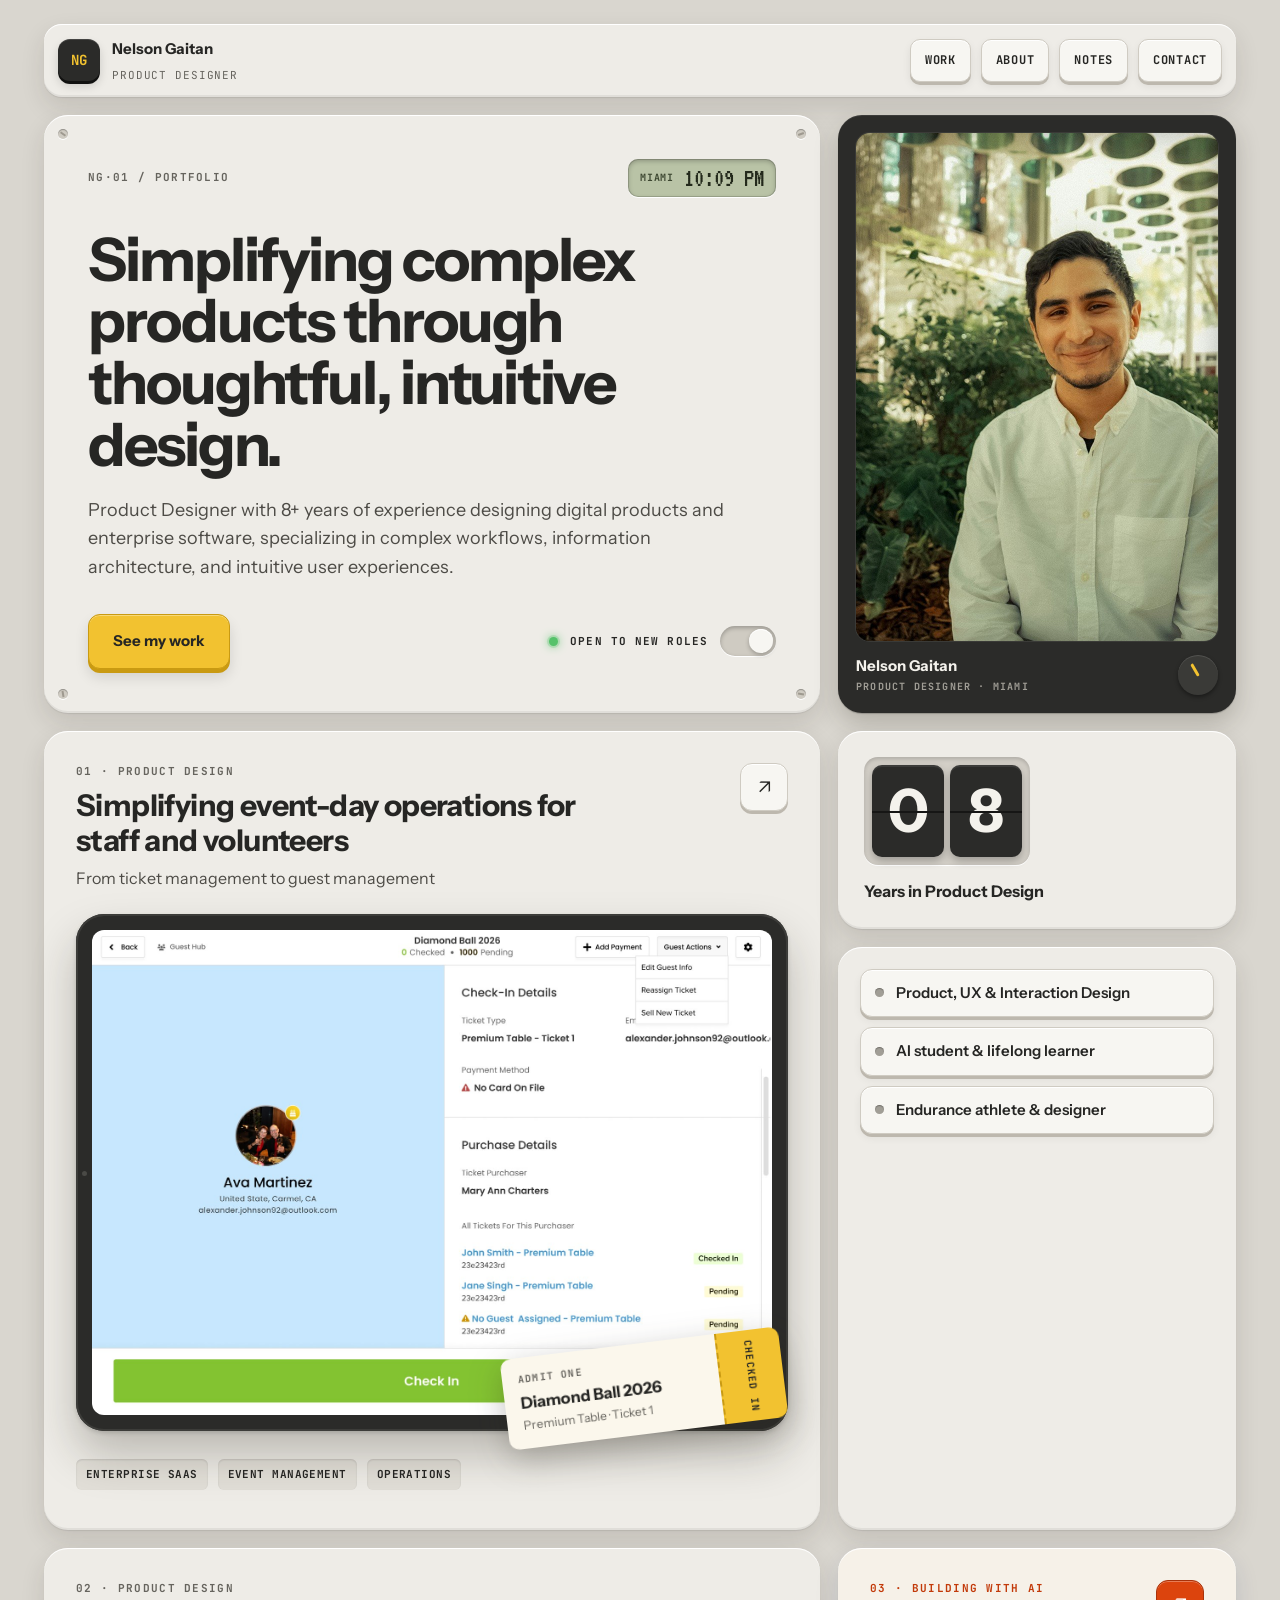
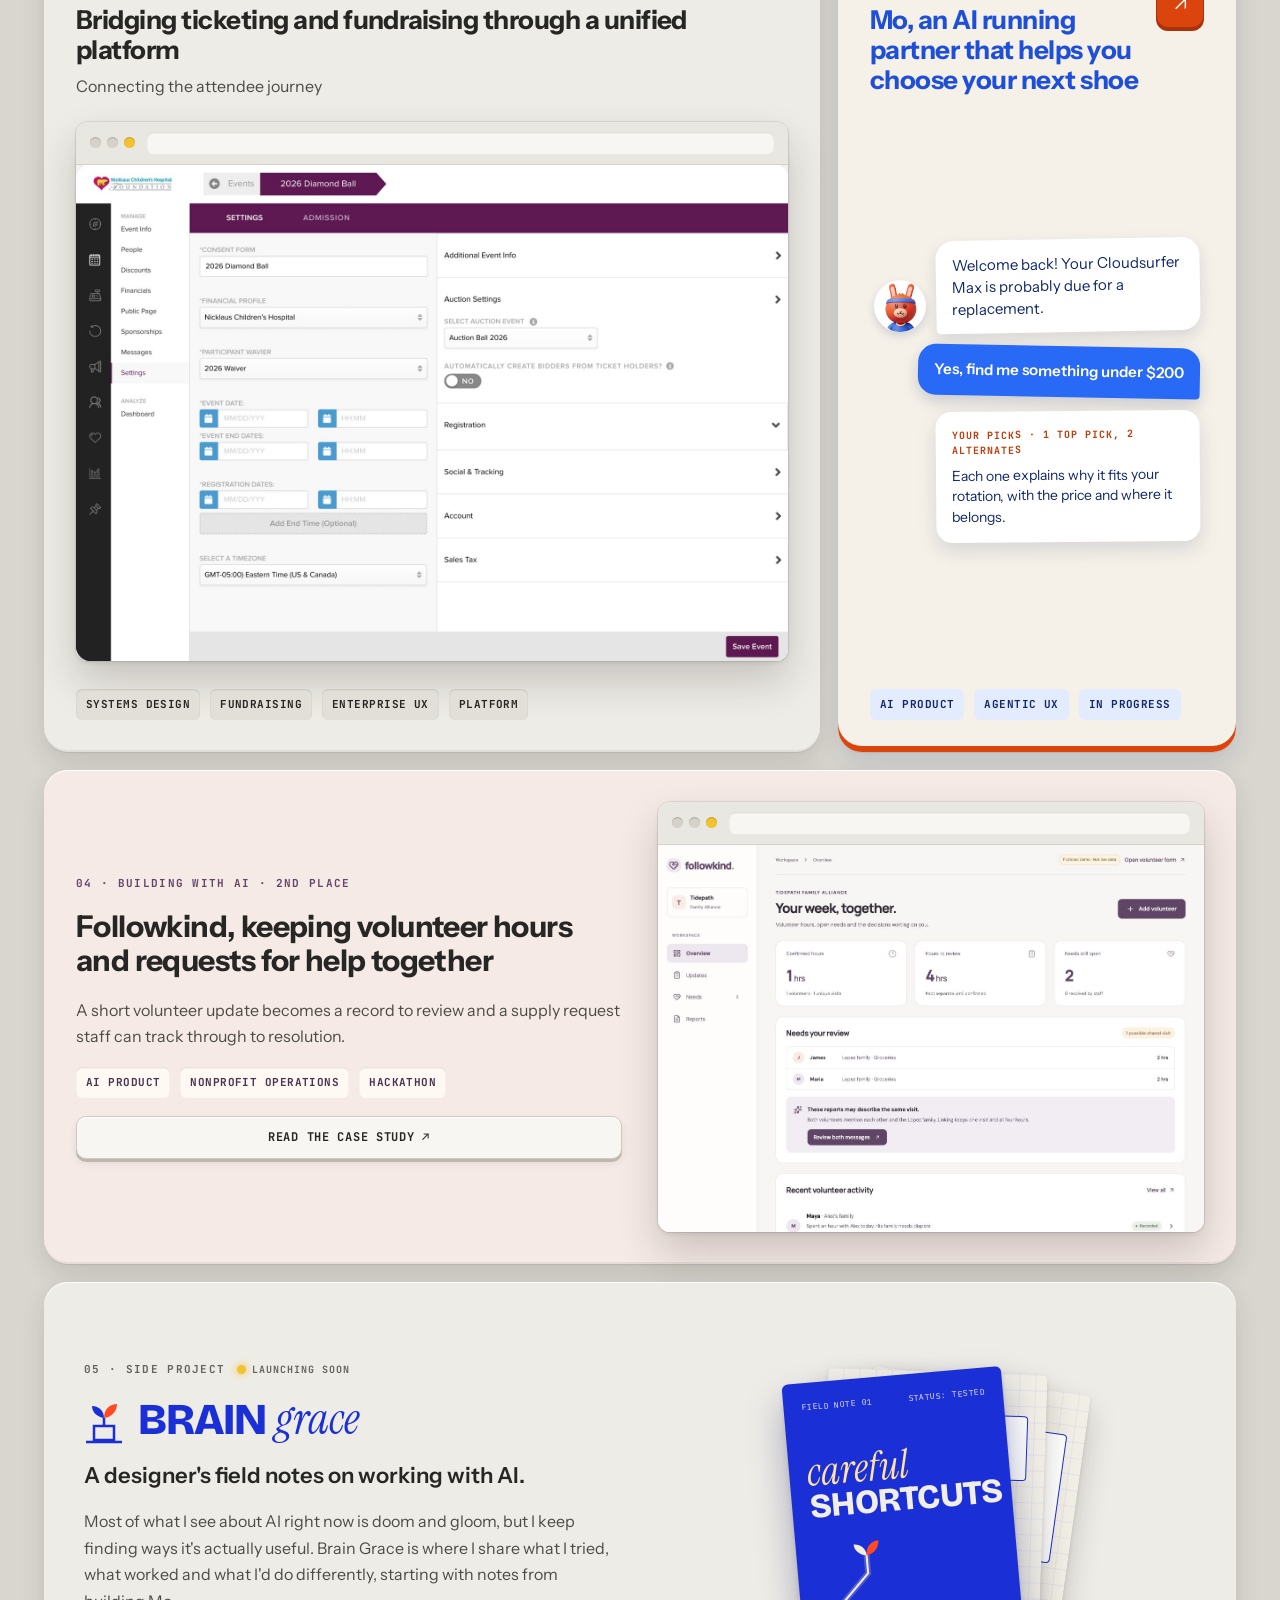
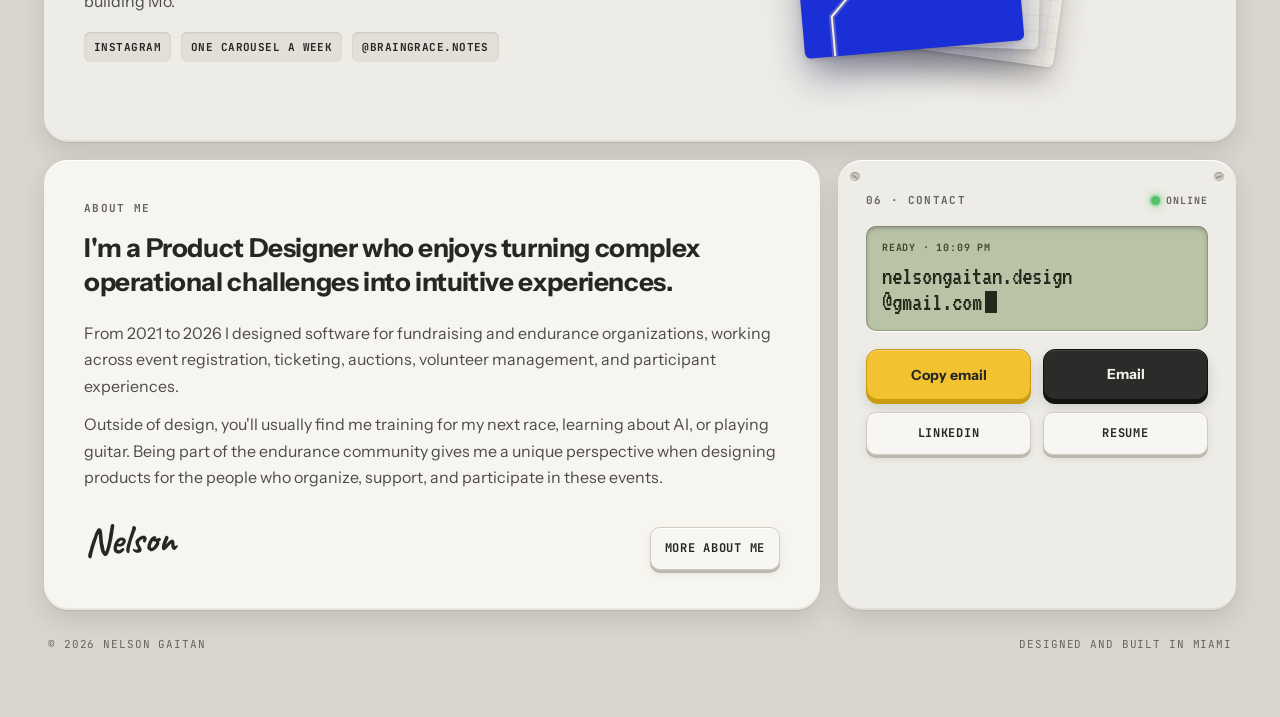
<file: index.html>
<!doctype html>
<html lang="en">
<head>
<meta charset="utf-8">
<meta name="viewport" content="width=device-width, initial-scale=1">
<title>Nelson Gaitan · Product Designer</title>
<meta name="description" content="Product designer in Miami with 8+ years designing enterprise software and complex workflows, now designing AI agents.">
<meta property="og:title" content="Nelson Gaitan · Product Designer">
<meta property="og:description" content="Simplifying complex products through thoughtful, intuitive design.">
<meta property="og:image" content="https://nelsongaitan.com/assets/img/og-image.jpg">
<meta property="og:type" content="website">
<meta name="twitter:card" content="summary_large_image">
<link rel="icon" href="assets/favicon.svg" type="image/svg+xml">
<link rel="preconnect" href="https://fonts.googleapis.com">
<link rel="preconnect" href="https://fonts.gstatic.com" crossorigin>
<link href="https://fonts.googleapis.com/css2?family=Instrument+Sans:wght@400;500;600;700&family=JetBrains+Mono:wght@500;700&family=VT323&family=Caveat:wght@700&family=Bricolage+Grotesque:wght@800&family=Instrument+Serif:ital@1&family=IBM+Plex+Mono:wght@500&display=swap" rel="stylesheet">
<link rel="stylesheet" href="assets/site.css?v=20261110">
</head>
<body>
<div class="wrap">

  <header class="bar">
    <a class="brand" href="./">
      <span class="monogram" aria-hidden="true">NG</span>
      <span><span class="brand-name">Nelson Gaitan</span><br><span class="brand-role">PRODUCT DESIGNER</span></span>
    </a>
    <nav class="nav" aria-label="Main">
      <a class="key" href="#work">Work</a>
      <a class="key" href="about.html">About</a>
      <a class="key" href="brain-grace.html">Notes</a>
      <a class="key" href="#contact">Contact</a>
    </nav>
  </header>

  <main class="grid">

    <section class="tile tile--pad-lg w2 stack" style="justify-content: space-between; gap: 32px; min-height: 460px">
      <span class="screw screw--tl"></span><span class="screw screw--tr"></span><span class="screw screw--bl"></span><span class="screw screw--br"></span>
      <div style="display: flex; flex-wrap: wrap; justify-content: space-between; gap: 16px; align-items: center">
        <div class="label">NG·01 / Portfolio</div>
        <div class="lcd lcd-mini"><span class="lcd-label">Miami</span><span class="lcd-text" data-miami-time></span></div>
      </div>
      <div>
        <h1 class="h1">Simplifying complex products through thoughtful, intuitive design.</h1>
        <p class="lead" style="margin-top: 20px">Product Designer with 8+ years of experience designing digital products and enterprise software, specializing in complex workflows, information architecture, and intuitive user experiences.</p>
      </div>
      <div style="display: flex; flex-wrap: wrap; gap: 20px; align-items: center; justify-content: space-between">
        <a class="key key--big key--yellow" href="#work">See my work</a>
        <button class="toggle" type="button" aria-pressed="true" data-toggle-open>
          <span class="led led--on"></span>
          <span data-toggle-label>Open to new roles</span>
          <span class="toggle-track"><span class="toggle-knob"></span></span>
        </button>
      </div>
    </section>

    <section class="tile tile--dark tile--lift viewer w1" aria-label="Photo of Nelson">
      <div class="viewer-screen">
        <img src="assets/img/nelson-portrait.jpg" alt="Nelson Gaitan smiling, in a white shirt outdoors" style="object-position: 55% 22%">
      </div>
      <div style="display: flex; justify-content: space-between; align-items: center">
        <div>
          <div style="font-size: 15px; font-weight: 700">Nelson Gaitan</div>
          <div class="label" style="font-size: 10px; color: var(--on-dark-muted); margin-top: 2px">Product designer · Miami</div>
        </div>
        <div class="dial" aria-hidden="true"><span></span></div>
      </div>
    </section>

    <a id="work" class="tile tile--lift w2 stack" href="work/guest-hub.html" style="gap: 24px; padding-bottom: 40px">
      <div style="display: flex; flex-wrap: wrap; justify-content: space-between; gap: 12px; align-items: flex-start">
        <div style="max-width: 520px">
          <div class="label">01 · Product design</div>
          <h2 class="h2" style="margin-top: 10px">Simplifying event-day operations for staff and volunteers</h2>
          <p class="sub">From ticket management to guest management</p>
        </div>
        <span class="arrow-key" aria-hidden="true">↗</span>
      </div>
      <div class="device"><img src="assets/img/guest-hub-checkin.jpg?v=2" alt="Guest Hub check in screen for the Diamond Ball 2026" width="1600" height="1141"></div>
      <div class="ticket" aria-hidden="true">
        <div class="ticket-main"><div class="ticket-k">ADMIT ONE</div><div class="ticket-t">Diamond Ball 2026</div><div class="ticket-s">Premium Table · Ticket 1</div></div>
        <div class="ticket-stub">CHECKED IN</div>
      </div>
      <ul class="tags"><li class="tag">Enterprise SaaS</li><li class="tag">Event management</li><li class="tag">Operations</li></ul>
    </a>

    <div class="w1 stack">
      <section class="tile tile--lift" style="padding: 26px">
        <div class="flip-row" aria-hidden="true"><div class="flip">0</div><div class="flip">8</div></div>
        <div style="margin-top: 14px; font-size: 16px; font-weight: 700">Years in Product Design</div>
      </section>
      <section class="tile stack" style="flex: 1 1 auto; padding: 22px; gap: 10px" aria-label="Skills">
        <div class="skill"><span class="led"></span>Product, UX &amp; Interaction Design</div>
        <div class="skill"><span class="led"></span>AI student &amp; lifelong learner</div>
        <div class="skill"><span class="led"></span>Endurance athlete &amp; designer</div>
      </section>
    </div>

    <a class="tile tile--lift w2 stack" href="work/linked-events.html" style="gap: 24px">
      <div>
        <div class="label">02 · Product design</div>
        <h2 class="h2" style="margin-top: 10px; font-size: 26px">Bridging ticketing and fundraising through a unified platform</h2>
        <p class="sub">Connecting the attendee journey</p>
      </div>
      <div class="browser">
        <div class="browser-bar"><div class="browser-dots"><span></span><span></span><span></span></div><div class="browser-url"></div></div>
        <img src="assets/img/linked-events-settings.jpg?v=2" alt="Event settings screen for the 2026 Diamond Ball" width="1600" height="1116">
      </div>
      <ul class="tags"><li class="tag">Systems design</li><li class="tag">Fundraising</li><li class="tag">Enterprise UX</li><li class="tag">Platform</li></ul>
    </a>

    <a class="tile tile--mo tile--lift w1 stack" href="work/mo.html" style="gap: 24px">
      <div style="display: flex; justify-content: space-between; align-items: flex-start; gap: 16px">
        <div>
          <div class="label label--mo">03 · Building with AI</div>
          <h2 class="h2 on-mo" style="margin-top: 10px; font-size: 26px">Mo, an AI running partner that helps you choose your next shoe</h2>
        </div>
        <span class="arrow-key" aria-hidden="true">↗</span>
      </div>
      <div class="convo" aria-label="Example conversation with Mo">
          <div class="convo-row"><img class="mo-avatar" src="assets/img/mo/mo-avatar.png?v=3" alt="" width="52" height="52"><div class="bubble-mo">Welcome back! Your Cloudsurfer Max is probably due for a replacement.</div></div>
          <div class="bubble-me">Yes, find me something under $200</div>
          <div class="bubble-card"><div class="bubble-card-k">YOUR PICKS · 1 TOP PICK, 2 ALTERNATES</div><p>Each one explains why it fits your rotation, with the price and where it belongs.</p></div>
        </div>
      <ul class="tags"><li class="tag">AI product</li><li class="tag">Agentic UX</li><li class="tag">In progress</li></ul>
    </a>

    <a class="tile tile--followkind tile--lift wfull followkind-home" href="work/followkind.html">
      <div class="stack" style="gap:18px"><div class="label">04 · Building with AI · 2nd place</div><h2 class="h2">Followkind, keeping volunteer hours and requests for help together</h2><p class="body">A short volunteer update becomes a record to review and a supply request staff can track through to resolution.</p><ul class="tags"><li class="tag">AI product</li><li class="tag">Nonprofit operations</li><li class="tag">Hackathon</li></ul><span class="key">Read the case study ↗</span></div>
      <div class="browser"><div class="browser-bar"><div class="browser-dots"><span></span><span></span><span></span></div><div class="browser-url"></div></div><img src="assets/img/followkind-overview.png" alt="Followkind volunteer coordination demo dashboard" width="1239" height="1538" loading="lazy"></div>
    </a>

    <a class="tile tile--lift wfull" href="brain-grace.html" style="display: flex; flex-wrap: wrap; gap: 40px; align-items: center; overflow: hidden; padding: 40px">
      <div class="stack" style="flex: 1 1 400px; min-width: 0">
        <div style="display: flex; flex-wrap: wrap; align-items: center; gap: 12px">
          <div class="label">05 · Side project</div>
          <span class="status"><span class="led led--amber"></span>Launching soon</span>
        </div>
        <div style="display: flex; align-items: center; gap: 14px">
          <svg width="40" height="48" viewBox="0 0 40 48" aria-hidden="true"><path d="M20 22 C 20 14, 14 10, 8 10 C 8 16, 13 21, 20 22 Z" fill="#1B2FD6"/><path d="M20 22 C 20 13, 26 8, 33 8 C 33 15, 28 21, 20 22 Z" fill="#FF4A24"/><line x1="20" y1="22" x2="20" y2="30" stroke="#1B2FD6" stroke-width="2.5"/><rect x="10" y="30" width="20" height="14" fill="none" stroke="#1B2FD6" stroke-width="2.5"/><line x1="2" y1="46" x2="38" y2="46" stroke="#1B2FD6" stroke-width="2.5"/></svg>
          <h2 class="bg-name">Brain <em>grace</em></h2>
        </div>
        <p style="margin: 0; font-size: 22px; font-weight: 600; line-height: 1.3">A designer's field notes on working with AI.</p>
        <p class="body" style="max-width: 560px">Most of what I see about AI right now is doom and gloom, but I keep finding ways it's actually useful. Brain Grace is where I share what I tried, what worked and what I'd do differently, starting with notes from building Mo.</p>
        <ul class="tags"><li class="tag">Instagram</li><li class="tag">One carousel a week</li><li class="tag">@braingrace.notes</li></ul>
      </div>
      <div class="fan" aria-hidden="true" style="flex: 1 1 420px; min-width: 0">
        <div class="note-card note-c3">
          <div class="note-mono">FIG. 2 · THE RESULT</div>
          <div style="margin-top: 12px; height: 130px; border: 1.5px solid #1B2FD6; border-radius: 4px; background: #FFFFFF"></div>
          <div style="margin-top: 12px; font-family: 'Bricolage Grotesque', sans-serif; font-size: 12px; color: #1B2FD6">What I'd do <s style="text-decoration-color: #FF4A24; text-decoration-thickness: 2px">better</s> differently</div>
        </div>
        <div class="note-card note-c2">
          <div class="note-mono">THE PROMPT · COPY THIS</div>
          <div style="margin-top: 12px; background: #FFFFFF; border: 1.5px solid #1B2FD6; border-radius: 4px; padding: 10px; font-family: 'IBM Plex Mono', monospace; font-size: 9px; line-height: 1.6; color: #1B2FD6">Act as a running shop expert. Ask me one question at a time before you recommend anything.</div>
          <div style="margin-top: 14px; font-family: var(--hand); font-size: 18px; color: #FF4A24; transform: rotate(-3deg)">this is the part that works</div>
        </div>
        <div class="note-card note-card--cover note-c1">
          <div style="display: flex; justify-content: space-between; font-family: 'IBM Plex Mono', monospace; font-size: 8px; color: #F1EEE6; letter-spacing: 0.06em"><span>FIELD NOTE 01</span><span>STATUS: TESTED</span></div>
          <div style="margin-top: 40px; line-height: 0.95">
            <div style="font-family: 'Instrument Serif', serif; font-style: italic; font-size: 40px; color: #FFE2A0">careful</div>
            <div style="font-family: 'Bricolage Grotesque', sans-serif; font-weight: 800; font-size: 34px; color: #F1EEE6; letter-spacing: -0.02em">SHORTCUTS</div>
          </div>
          <svg width="220" height="120" viewBox="0 0 220 120" style="position: absolute; left: 0; bottom: 0"><path d="M30 120 L30 80 L70 40 L70 22" fill="none" stroke="#FFE2A0" stroke-width="6" stroke-linecap="round" opacity="0.25"/><path d="M30 120 L30 80 L70 40 L70 22" fill="none" stroke="#F1EEE6" stroke-width="2" stroke-linecap="round"/><path d="M70 22 C 70 14, 64 10, 58 10 C 58 16, 63 21, 70 22 Z" fill="#F1EEE6"/><path d="M70 22 C 70 13, 76 8, 83 8 C 83 15, 78 21, 70 22 Z" fill="#FF4A24"/></svg>
        </div>
      </div>
    </a>

    <section class="tile tile--paper w2" style="padding: 40px">
      <div class="label">About me</div>
      <p style="margin: 16px 0 0; font-size: 26px; font-weight: 700; line-height: 1.3; letter-spacing: -0.015em">I'm a Product Designer who enjoys turning complex operational challenges into intuitive experiences.</p>
      <p class="body" style="margin-top: 20px">From 2021 to 2026 I designed software for fundraising and endurance organizations, working across event registration, ticketing, auctions, volunteer management, and participant experiences.</p>
      <p class="body" style="margin-top: 12px">Outside of design, you'll usually find me training for my next race, learning about AI, or playing guitar. Being part of the endurance community gives me a unique perspective when designing products for the people who organize, support, and participate in these events.</p>
      <div style="display: flex; flex-wrap: wrap; justify-content: space-between; align-items: flex-end; gap: 16px">
        <div class="signature">Nelson</div>
        <a class="key" href="about.html">More about me</a>
      </div>
    </section>

    <section id="contact" class="tile w1 stack" style="gap: 18px; padding: 32px 28px 28px">
      <span class="screw screw--tl" style="top: 12px; left: 12px"></span><span class="screw screw--tr" style="top: 12px; right: 12px"></span>
      <div style="display: flex; justify-content: space-between; align-items: center">
        <div class="label">06 · Contact</div>
        <span class="status"><span class="led led--on"></span>Online</span>
      </div>
      <div class="lcd contact-lcd">
        <div class="lcd-label" aria-live="polite" data-copy-status>Ready · <span data-miami-time></span></div>
        <div class="contact-email">nelsongaitan.design<br>@gmail.com<span class="cursor" aria-hidden="true"></span></div>
      </div>
      <div class="keys-2">
        <button class="key key--big key--yellow" type="button" data-copy-email>Copy email</button>
        <a class="key key--big key--dark" href="mailto:nelsongaitan.design@gmail.com">Email</a>
        <a class="key" href="https://www.linkedin.com/in/nelsongaitan/" target="_blank" rel="noopener">LinkedIn</a>
        <a class="key" href="https://drive.google.com/file/d/1ADXy2bdpzaeyz1poX2hSM5hu7n-zgF1p/view?usp=sharing" target="_blank" rel="noopener">Resume</a>
      </div>
    </section>

  </main>

  <footer class="footer"><span>© 2026 Nelson Gaitan</span><span>Designed and built in Miami</span></footer>
</div>
<script src="assets/site.js"></script>
</body>
</html>
</file>
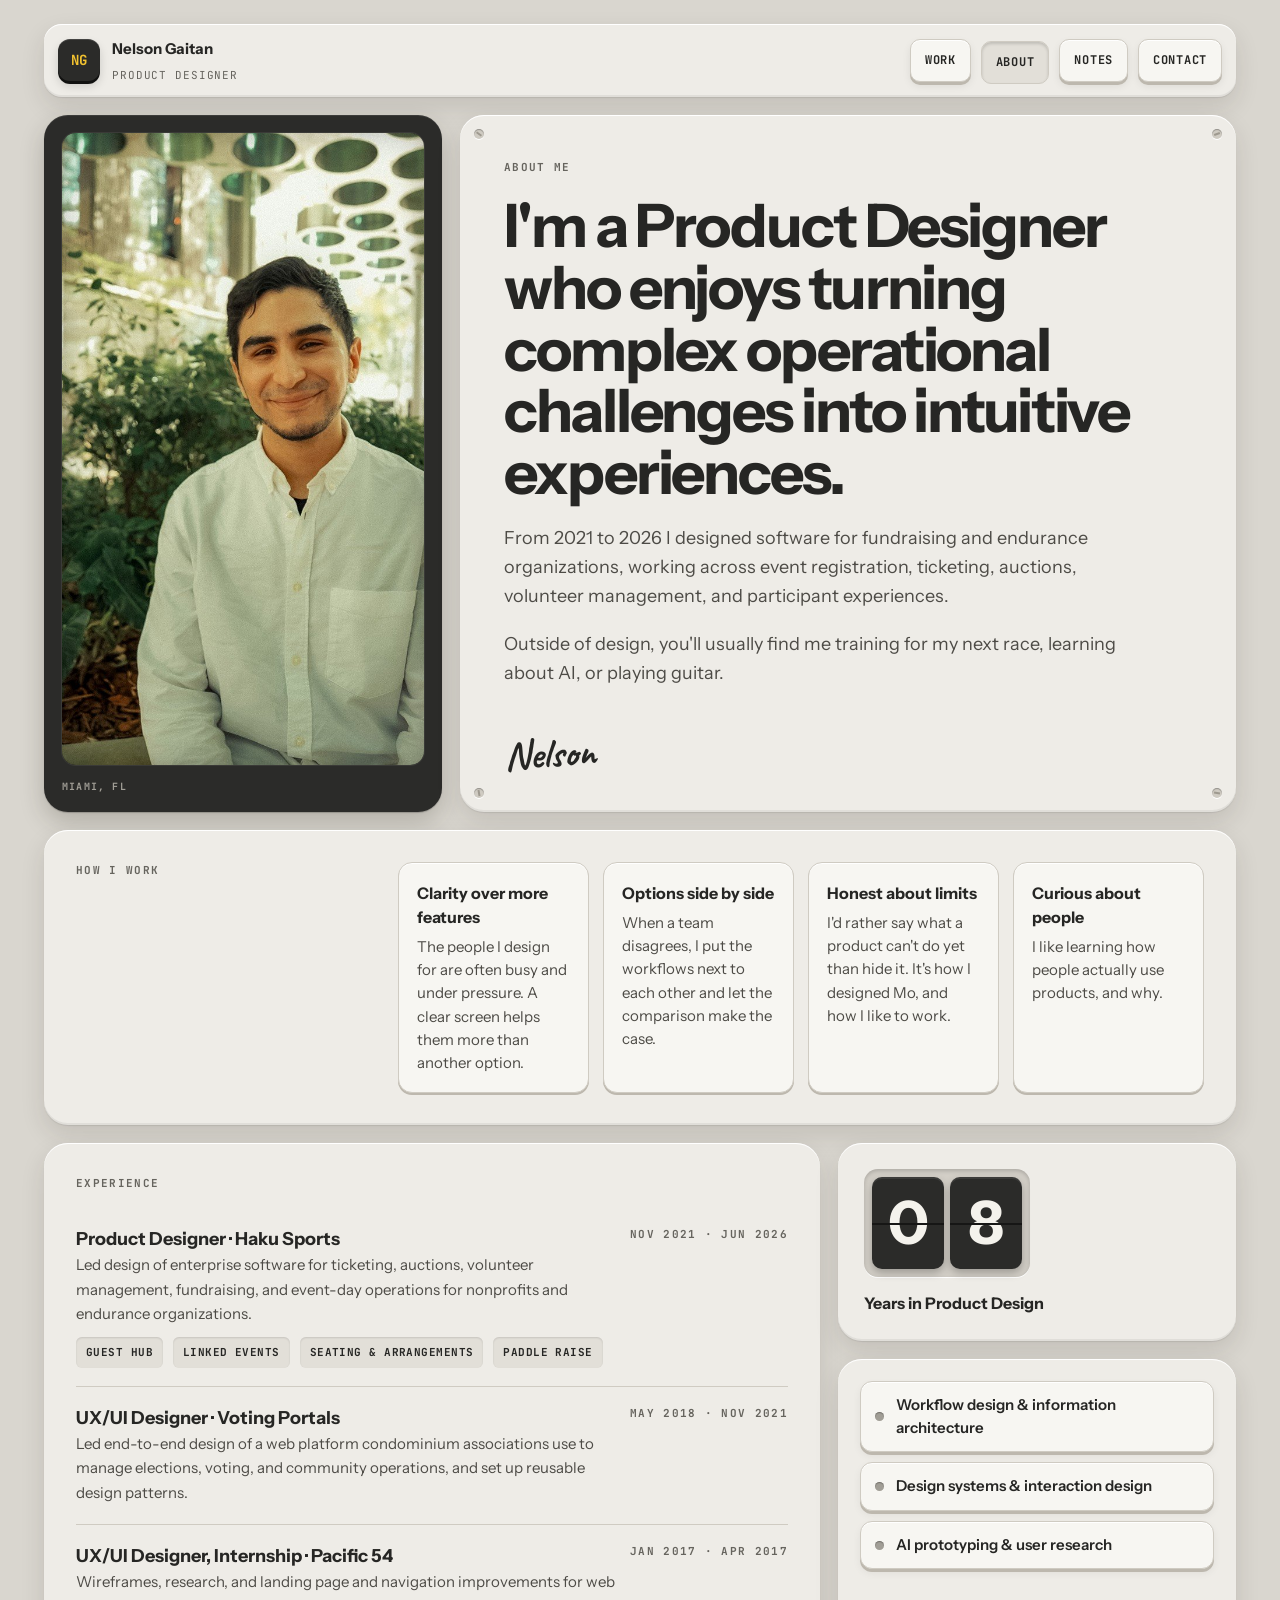
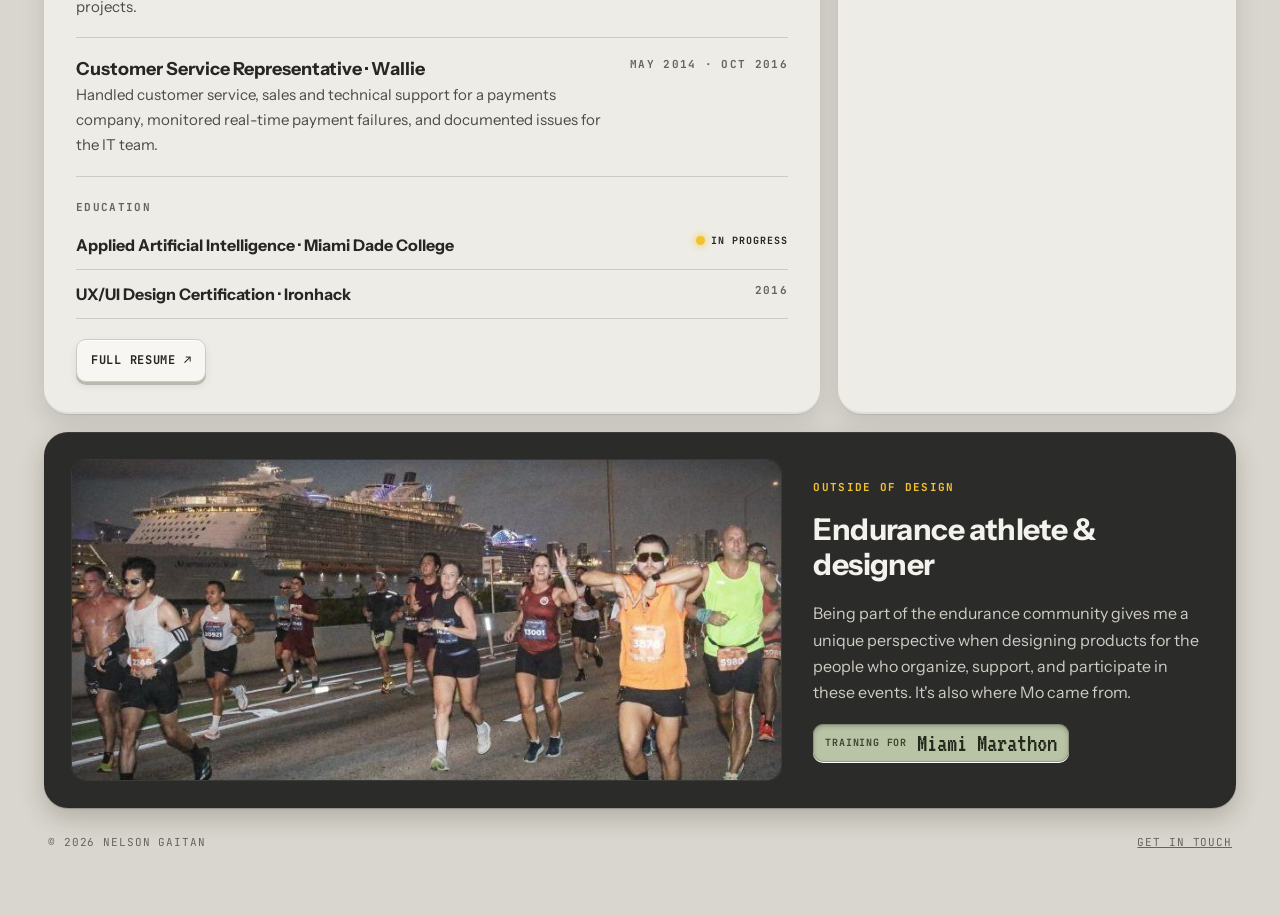
<file: about.html>
<!doctype html>
<html lang="en">
<head>
<meta charset="utf-8">
<meta name="viewport" content="width=device-width, initial-scale=1">
<title>About · Nelson Gaitan</title>
<meta name="description" content="Nelson Gaitan is a product designer in Miami with 8+ years of experience turning complex operational challenges into intuitive experiences.">
<meta property="og:title" content="About · Nelson Gaitan">
<meta property="og:image" content="https://nelsongaitan.com/assets/img/og-image.jpg">
<link rel="icon" href="assets/favicon.svg" type="image/svg+xml">
<link rel="preconnect" href="https://fonts.googleapis.com">
<link rel="preconnect" href="https://fonts.gstatic.com" crossorigin>
<link href="https://fonts.googleapis.com/css2?family=Instrument+Sans:wght@400;500;600;700&family=JetBrains+Mono:wght@500;700&family=VT323&family=Caveat:wght@700&display=swap" rel="stylesheet">
<link rel="stylesheet" href="assets/site.css?v=20261026">
</head>
<body>
<div class="wrap">

  <header class="bar">
    <a class="brand" href="./">
      <span class="monogram" aria-hidden="true">NG</span>
      <span><span class="brand-name">Nelson Gaitan</span><br><span class="brand-role">PRODUCT DESIGNER</span></span>
    </a>
    <nav class="nav" aria-label="Main">
      <a class="key" href="./#work">Work</a>
      <a class="key" href="about.html" aria-current="page">About</a>
      <a class="key" href="brain-grace.html">Notes</a>
      <a class="key" href="./#contact">Contact</a>
    </nav>
  </header>

  <main class="grid">

    <section class="tile tile--dark viewer w1" aria-label="Photo of Nelson" style="min-height: 520px">
      <div class="viewer-screen"><img src="assets/img/nelson-portrait.jpg" alt="Nelson Gaitan smiling, in a white shirt outdoors" style="object-position: 55% 22%"></div>
      <div class="label" style="font-size: 10px; color: var(--on-dark-muted)">Miami, FL</div>
    </section>

    <section class="tile tile--pad-lg w2 stack" style="gap: 20px; justify-content: center">
      <span class="screw screw--tl"></span><span class="screw screw--tr"></span><span class="screw screw--bl"></span><span class="screw screw--br"></span>
      <div class="label">About me</div>
      <h1 class="h1">I'm a Product Designer who enjoys turning complex operational challenges into intuitive experiences.</h1>
      <p class="lead">From 2021 to 2026 I designed software for fundraising and endurance organizations, working across event registration, ticketing, auctions, volunteer management, and participant experiences.</p>
      <p class="lead">Outside of design, you'll usually find me training for my next race, learning about AI, or playing guitar.</p>
      <div class="signature" style="margin-top: 0">Nelson</div>
    </section>

    <section class="tile wfull section">
      <div class="section-side"><div class="label">How I work</div></div>
      <div class="section-main">
        <div class="points points--4">
          <div class="point"><h4>Clarity over more features</h4><p>The people I design for are often busy and under pressure. A clear screen helps them more than another option.</p></div>
          <div class="point"><h4>Options side by side</h4><p>When a team disagrees, I put the workflows next to each other and let the comparison make the case.</p></div>
          <div class="point"><h4>Honest about limits</h4><p>I'd rather say what a product can't do yet than hide it. It's how I designed Mo, and how I like to work.</p></div>
          <div class="point"><h4>Curious about people</h4><p>I like learning how people actually use products, and why.</p></div>
        </div>
      </div>
    </section>

    <section class="tile w2 section" style="flex: 2 1 620px">
      <div class="section-side" style="flex-basis: 100%"><div class="label">Experience</div></div>
      <div class="section-main" style="flex-basis: 100%; gap: 0">
        <div style="display: flex; flex-wrap: wrap; justify-content: space-between; gap: 8px; padding: 18px 0; border-bottom: 1px solid var(--line)">
          <div style="flex: 1 1 360px; min-width: 0"><div style="font-size: 18px; font-weight: 700">Product Designer · Haku Sports</div><div class="body" style="font-size: 15px">Led design of enterprise software for ticketing, auctions, volunteer management, fundraising, and event-day operations for nonprofits and endurance organizations.</div>
            <ul class="tags" style="margin-top: 10px"><li class="tag">Guest Hub</li><li class="tag">Linked Events</li><li class="tag">Seating &amp; Arrangements</li><li class="tag">Paddle Raise</li></ul></div>
          <div class="label">Nov 2021 · Jun 2026</div>
        </div>
        <div style="display: flex; flex-wrap: wrap; justify-content: space-between; gap: 8px; padding: 18px 0; border-bottom: 1px solid var(--line)">
          <div style="flex: 1 1 360px; min-width: 0"><div style="font-size: 18px; font-weight: 700">UX/UI Designer · Voting Portals</div><div class="body" style="font-size: 15px">Led end-to-end design of a web platform condominium associations use to manage elections, voting, and community operations, and set up reusable design patterns.</div></div>
          <div class="label">May 2018 · Nov 2021</div>
        </div>
        <div style="display: flex; flex-wrap: wrap; justify-content: space-between; gap: 8px; padding: 18px 0; border-bottom: 1px solid var(--line)">
          <div style="flex: 1 1 360px; min-width: 0"><div style="font-size: 18px; font-weight: 700">UX/UI Designer, Internship · Pacific 54</div><div class="body" style="font-size: 15px">Wireframes, research, and landing page and navigation improvements for web projects.</div></div>
          <div class="label">Jan 2017 · Apr 2017</div>
        </div>
        <div style="display: flex; flex-wrap: wrap; justify-content: space-between; gap: 8px; padding: 18px 0; border-bottom: 1px solid var(--line)">
          <div style="flex: 1 1 360px; min-width: 0"><div style="font-size: 18px; font-weight: 700">Customer Service Representative · Wallie</div><div class="body" style="font-size: 15px">Handled customer service, sales and technical support for a payments company, monitored real-time payment failures, and documented issues for the IT team.</div></div>
          <div class="label">May 2014 · Oct 2016</div>
        </div>
        <div style="padding: 22px 0 6px"><div class="label">Education</div></div>
        <div style="display: flex; flex-wrap: wrap; justify-content: space-between; gap: 8px; padding: 12px 0; border-bottom: 1px solid var(--line)">
          <div style="font-size: 16px; font-weight: 700">Applied Artificial Intelligence · Miami Dade College</div>
          <div class="label"><span class="status" style="color: var(--ink)"><span class="led led--amber"></span>In progress</span></div>
        </div>
        <div style="display: flex; flex-wrap: wrap; justify-content: space-between; gap: 8px; padding: 12px 0; border-bottom: 1px solid var(--line)">
          <div style="font-size: 16px; font-weight: 700">UX/UI Design Certification · Ironhack</div>
          <div class="label">2016</div>
        </div>
        <div style="padding-top: 20px"><a class="key" href="https://drive.google.com/file/d/1ADXy2bdpzaeyz1poX2hSM5hu7n-zgF1p/view?usp=sharing" target="_blank" rel="noopener">Full resume ↗</a></div>
      </div>
    </section>

    <div class="w1 stack">
      <section class="tile" style="padding: 26px">
        <div class="flip-row" aria-hidden="true"><div class="flip">0</div><div class="flip">8</div></div>
        <div style="margin-top: 14px; font-size: 16px; font-weight: 700">Years in Product Design</div>
      </section>
      <section class="tile stack" style="padding: 22px; gap: 10px; flex: 1 1 auto" aria-label="Skills">
        <div class="skill"><span class="led"></span>Workflow design &amp; information architecture</div>
        <div class="skill"><span class="led"></span>Design systems &amp; interaction design</div>
        <div class="skill"><span class="led"></span>AI prototyping &amp; user research</div>
      </section>
    </div>

    <section class="tile tile--dark wfull" style="display: flex; flex-wrap: wrap; gap: 32px; align-items: center; padding: 28px">
      <div class="viewer-screen" style="flex: 2 1 480px; min-height: 320px"><img src="assets/img/race-day-miami.jpg" alt="Runners on a Miami causeway at night with a cruise ship behind them"></div>
      <div class="stack" style="flex: 1 1 280px; min-width: 0">
        <div class="label label--yellow">Outside of design</div>
        <h2 class="h2" style="color: var(--on-dark)">Endurance athlete &amp; designer</h2>
        <p class="body" style="color: #CFCCC4">Being part of the endurance community gives me a unique perspective when designing products for the people who organize, support, and participate in these events. It's also where Mo came from.</p>
        <div class="lcd lcd-mini" style="align-self: flex-start"><span class="lcd-label">Training for</span><span class="lcd-text">Miami Marathon</span></div>
      </div>
    </section>

  </main>

  <footer class="footer"><span>© 2026 Nelson Gaitan</span><a href="./#contact" style="color: inherit">Get in touch</a></footer>
</div>
<script src="assets/site.js"></script>
</body>
</html>
</file>
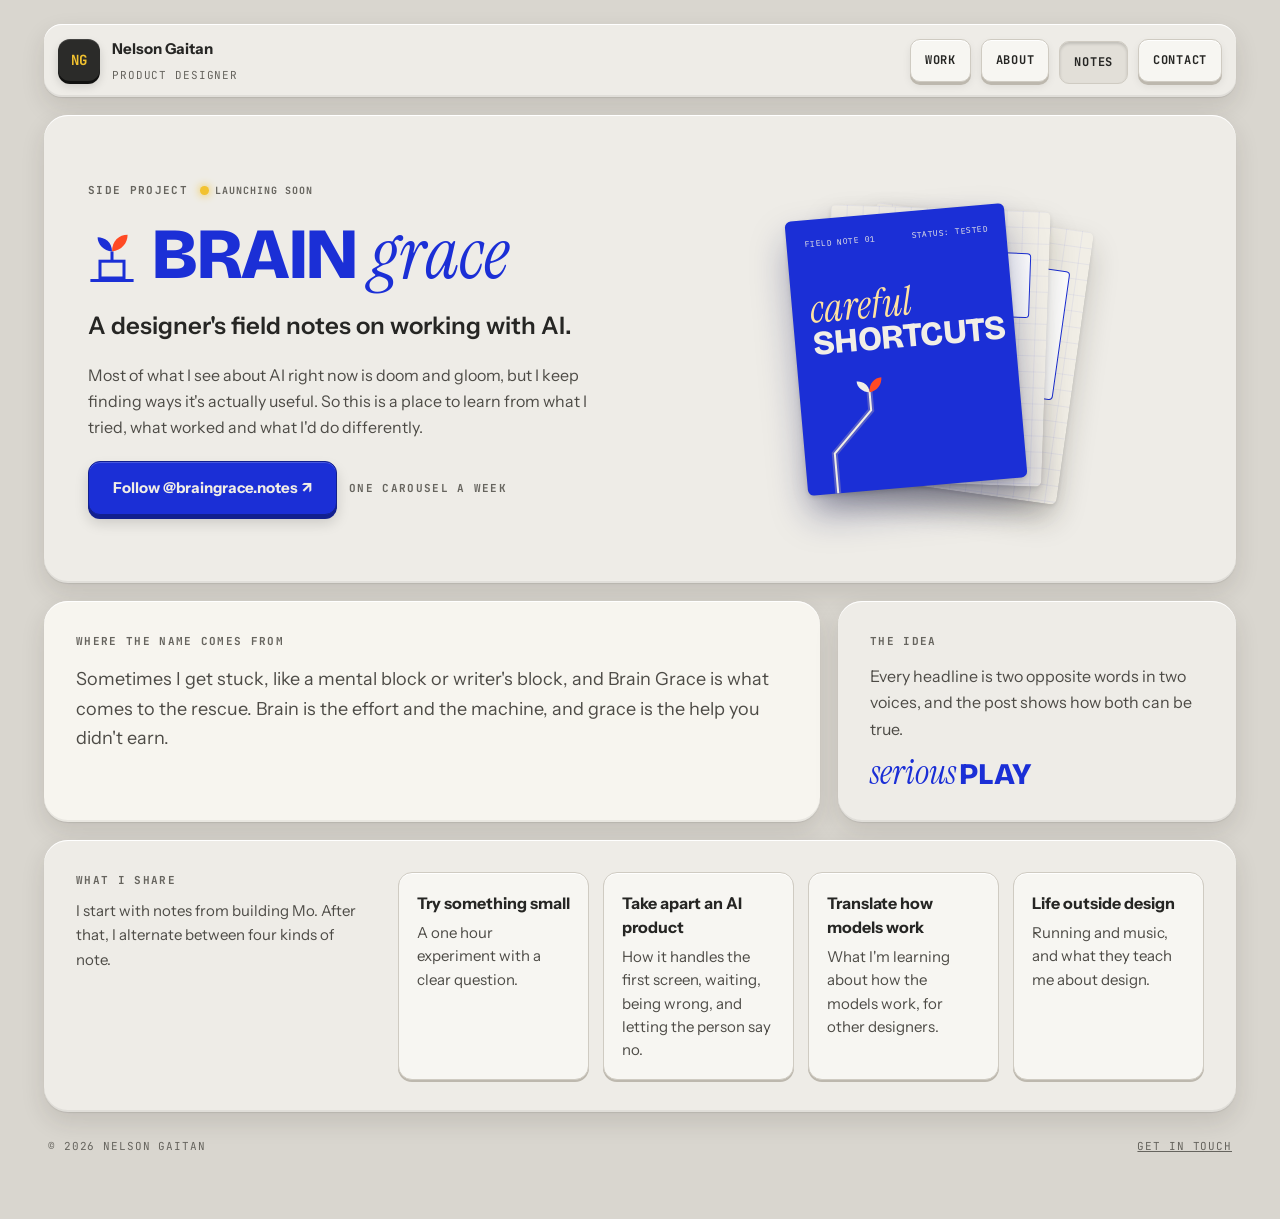
<file: brain-grace.html>
<!doctype html>
<html lang="en">
<head>
<meta charset="utf-8">
<meta name="viewport" content="width=device-width, initial-scale=1">
<title>Brain Grace · Nelson Gaitan</title>
<meta name="description" content="Brain Grace: a designer's field notes on working with AI, by Nelson Gaitan.">
<meta property="og:title" content="Brain Grace · A designer's field notes on working with AI">
<meta property="og:image" content="https://nelsongaitan.com/assets/img/og-image.jpg">
<link rel="icon" href="assets/favicon.svg" type="image/svg+xml">
<link rel="preconnect" href="https://fonts.googleapis.com">
<link rel="preconnect" href="https://fonts.gstatic.com" crossorigin>
<link href="https://fonts.googleapis.com/css2?family=Instrument+Sans:wght@400;500;600;700&family=JetBrains+Mono:wght@500;700&family=Caveat:wght@700&family=Bricolage+Grotesque:wght@400;800&family=Instrument+Serif:ital@1&family=IBM+Plex+Mono:wght@500&display=swap" rel="stylesheet">
<link rel="stylesheet" href="assets/site.css?v=20261026">
</head>
<body>
<div class="wrap">

  <header class="bar">
    <a class="brand" href="./">
      <span class="monogram" aria-hidden="true">NG</span>
      <span><span class="brand-name">Nelson Gaitan</span><br><span class="brand-role">PRODUCT DESIGNER</span></span>
    </a>
    <nav class="nav" aria-label="Main">
      <a class="key" href="./#work">Work</a>
      <a class="key" href="about.html">About</a>
      <a class="key" href="brain-grace.html" aria-current="page">Notes</a>
      <a class="key" href="./#contact">Contact</a>
    </nav>
  </header>

  <main class="grid">

    <section class="tile tile--lift wfull" style="display: flex; flex-wrap: wrap; gap: 40px; align-items: center; overflow: hidden; padding: 44px">
      <div class="stack" style="flex: 1 1 420px; min-width: 0; gap: 20px">
        <div style="display: flex; flex-wrap: wrap; align-items: center; gap: 12px">
          <div class="label">Side project</div>
          <span class="status"><span class="led led--amber"></span>Launching soon</span>
        </div>
        <div style="display: flex; align-items: center; gap: 16px">
          <svg width="48" height="58" viewBox="0 0 40 48" aria-hidden="true"><path d="M20 22 C 20 14, 14 10, 8 10 C 8 16, 13 21, 20 22 Z" fill="#1B2FD6"/><path d="M20 22 C 20 13, 26 8, 33 8 C 33 15, 28 21, 20 22 Z" fill="#FF4A24"/><line x1="20" y1="22" x2="20" y2="30" stroke="#1B2FD6" stroke-width="2.5"/><rect x="10" y="30" width="20" height="14" fill="none" stroke="#1B2FD6" stroke-width="2.5"/><line x1="2" y1="46" x2="38" y2="46" stroke="#1B2FD6" stroke-width="2.5"/></svg>
          <h1 class="bg-name" style="font-size: clamp(44px, 7vw, 72px)">Brain <em>grace</em></h1>
        </div>
        <p style="margin: 0; font-size: 24px; font-weight: 600; line-height: 1.3">A designer's field notes on working with AI.</p>
        <p class="body" style="max-width: 560px">Most of what I see about AI right now is doom and gloom, but I keep finding ways it's actually useful. So this is a place to learn from what I tried, what worked and what I'd do differently.</p>
        <div style="display: flex; flex-wrap: wrap; gap: 12px; align-items: center">
          <a class="key key--big key--blue" href="https://www.instagram.com/braingrace.notes/" target="_blank" rel="noopener">Follow @braingrace.notes ↗</a>
          <span class="label">One carousel a week</span>
        </div>
      </div>
      <div class="fan" aria-hidden="true" style="flex: 1 1 420px; min-width: 0">
        <div class="note-card note-c3">
          <div class="note-mono">FIG. 2 · THE RESULT</div>
          <div style="margin-top: 12px; height: 130px; border: 1.5px solid #1B2FD6; border-radius: 4px; background: #FFFFFF"></div>
          <div style="margin-top: 12px; font-family: 'Bricolage Grotesque', sans-serif; font-size: 12px; color: #1B2FD6">What I'd do <s style="text-decoration-color: #FF4A24; text-decoration-thickness: 2px">better</s> differently</div>
        </div>
        <div class="note-card note-c2">
          <div class="note-mono">THE PROMPT · COPY THIS</div>
          <div style="margin-top: 12px; background: #FFFFFF; border: 1.5px solid #1B2FD6; border-radius: 4px; padding: 10px; font-family: 'IBM Plex Mono', monospace; font-size: 9px; line-height: 1.6; color: #1B2FD6">Act as a running shop expert. Ask me one question at a time before you recommend anything.</div>
          <div style="margin-top: 14px; font-family: var(--hand); font-size: 18px; color: #FF4A24; transform: rotate(-3deg)">this is the part that works</div>
        </div>
        <div class="note-card note-card--cover note-c1">
          <div style="display: flex; justify-content: space-between; font-family: 'IBM Plex Mono', monospace; font-size: 8px; color: #F1EEE6; letter-spacing: 0.06em"><span>FIELD NOTE 01</span><span>STATUS: TESTED</span></div>
          <div style="margin-top: 40px; line-height: 0.95">
            <div style="font-family: 'Instrument Serif', serif; font-style: italic; font-size: 40px; color: #FFE2A0">careful</div>
            <div style="font-family: 'Bricolage Grotesque', sans-serif; font-weight: 800; font-size: 34px; color: #F1EEE6; letter-spacing: -0.02em">SHORTCUTS</div>
          </div>
          <svg width="220" height="120" viewBox="0 0 220 120" style="position: absolute; left: 0; bottom: 0"><path d="M30 120 L30 80 L70 40 L70 22" fill="none" stroke="#FFE2A0" stroke-width="6" stroke-linecap="round" opacity="0.25"/><path d="M30 120 L30 80 L70 40 L70 22" fill="none" stroke="#F1EEE6" stroke-width="2" stroke-linecap="round"/><path d="M70 22 C 70 14, 64 10, 58 10 C 58 16, 63 21, 70 22 Z" fill="#F1EEE6"/><path d="M70 22 C 70 13, 76 8, 83 8 C 83 15, 78 21, 70 22 Z" fill="#FF4A24"/></svg>
        </div>
      </div>
    </section>

    <section class="tile tile--paper w2 stack" style="gap: 16px">
      <div class="label">Where the name comes from</div>
      <p class="body" style="font-size: 18px">Sometimes I get stuck, like a mental block or writer's block, and Brain Grace is what comes to the rescue. Brain is the effort and the machine, and grace is the help you didn't earn.</p>
    </section>

    <section class="tile w1 stack" style="gap: 14px">
      <div class="label">The idea</div>
      <p class="body">Every headline is two opposite words in two voices, and the post shows how both can be true.</p>
      <div style="line-height: 1; color: var(--bg-ink)">
        <span style="font-family: 'Instrument Serif', serif; font-style: italic; font-size: 34px">serious</span>
        <span style="font-family: 'Bricolage Grotesque', sans-serif; font-weight: 800; font-size: 30px">PLAY</span>
      </div>
    </section>

    <section class="tile wfull section">
      <div class="section-side"><div class="label">What I share</div><p class="body" style="margin-top: 10px; font-size: 15px">I start with notes from building Mo. After that, I alternate between four kinds of note.</p></div>
      <div class="section-main">
        <div class="points points--4">
          <div class="point"><h4>Try something small</h4><p>A one hour experiment with a clear question.</p></div>
          <div class="point"><h4>Take apart an AI product</h4><p>How it handles the first screen, waiting, being wrong, and letting the person say no.</p></div>
          <div class="point"><h4>Translate how models work</h4><p>What I'm learning about how the models work, for other designers.</p></div>
          <div class="point"><h4>Life outside design</h4><p>Running and music, and what they teach me about design.</p></div>
        </div>
      </div>
    </section>

  </main>

  <footer class="footer"><span>© 2026 Nelson Gaitan</span><a href="./#contact" style="color: inherit">Get in touch</a></footer>
</div>
<script src="assets/site.js"></script>
</body>
</html>
</file>
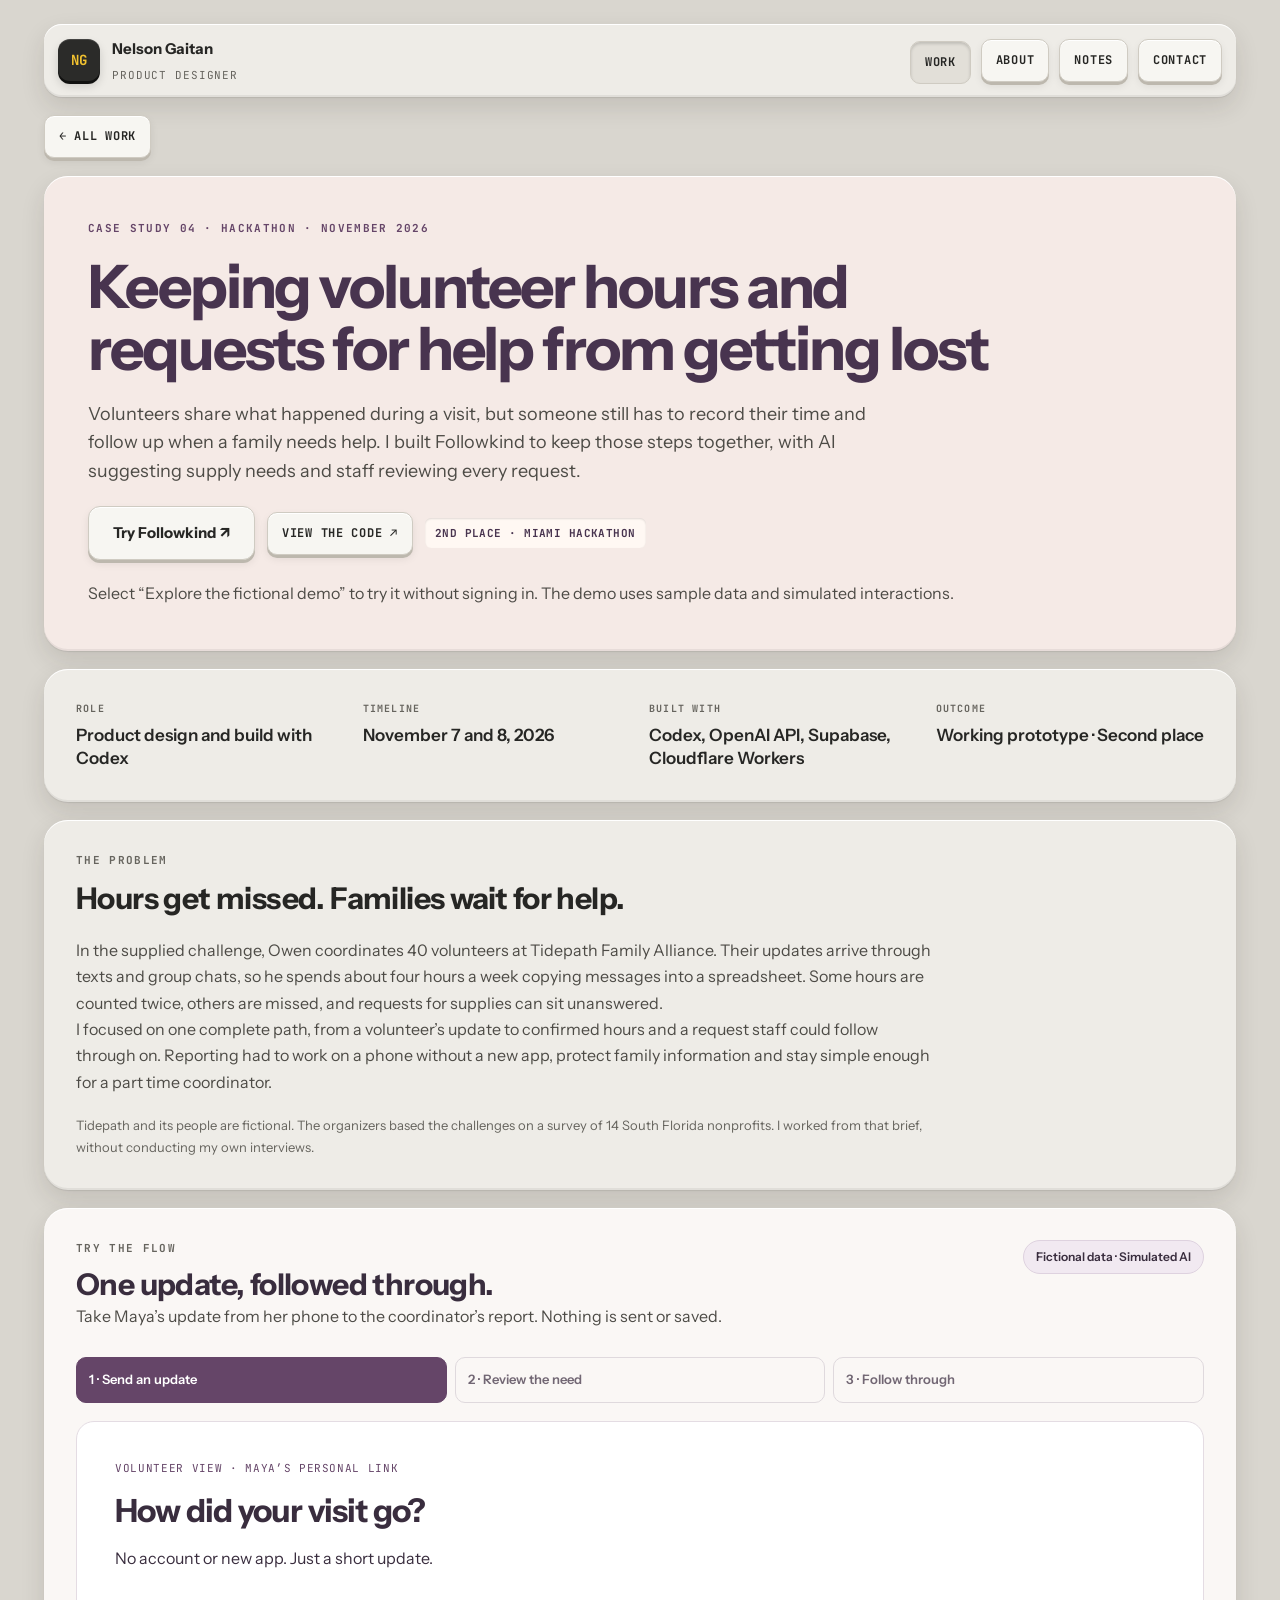
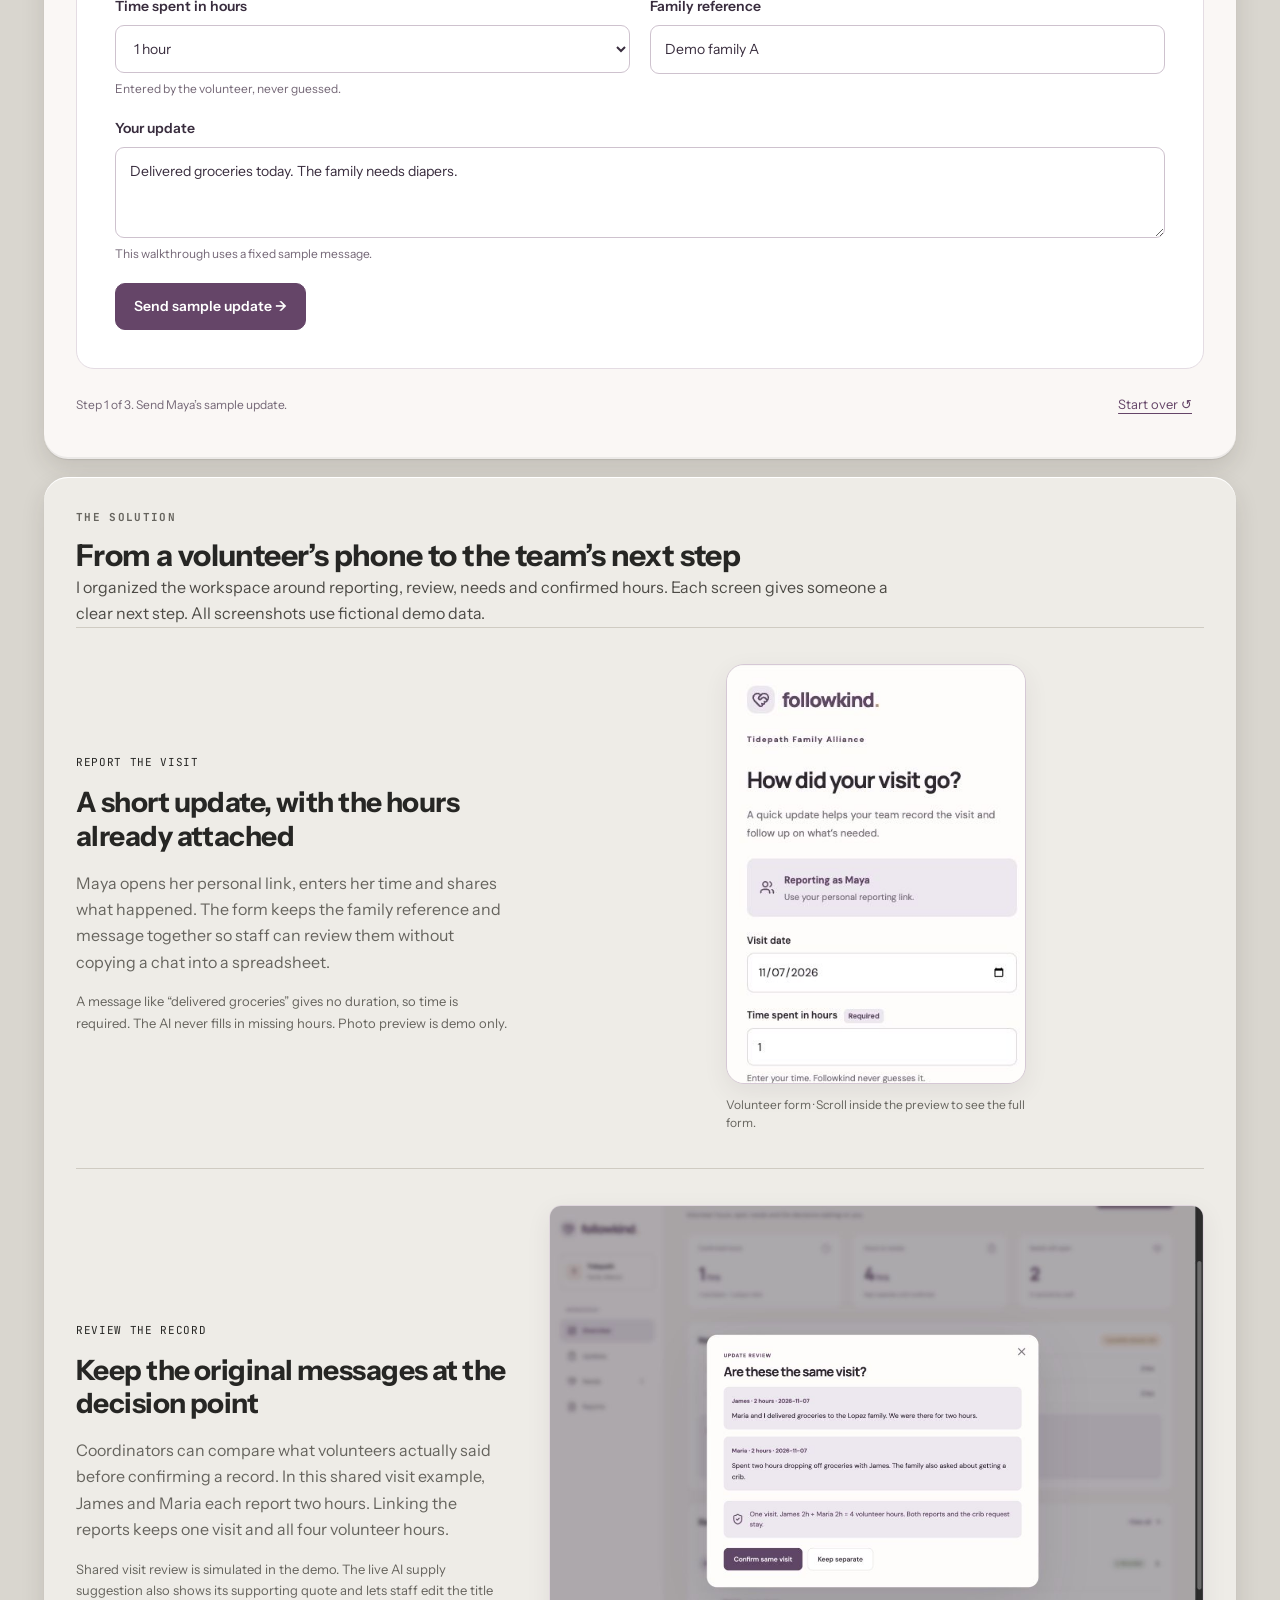
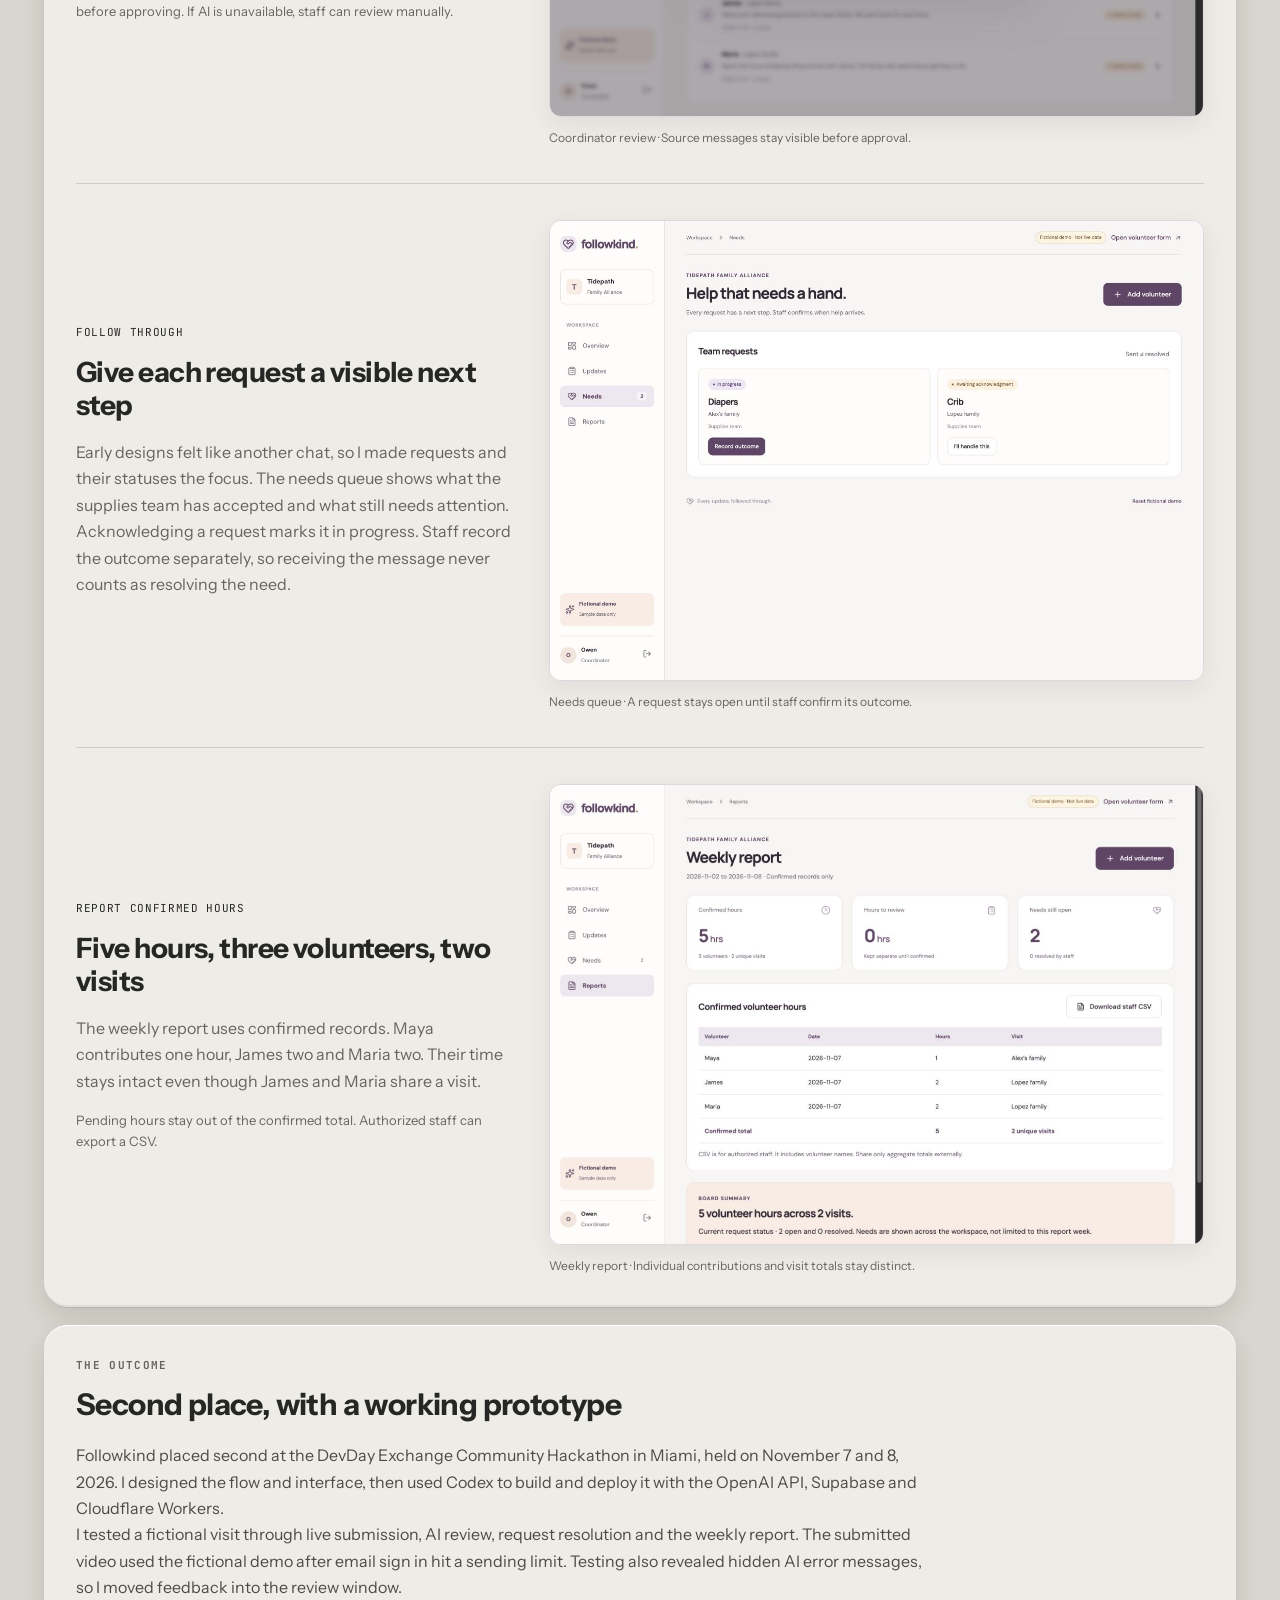
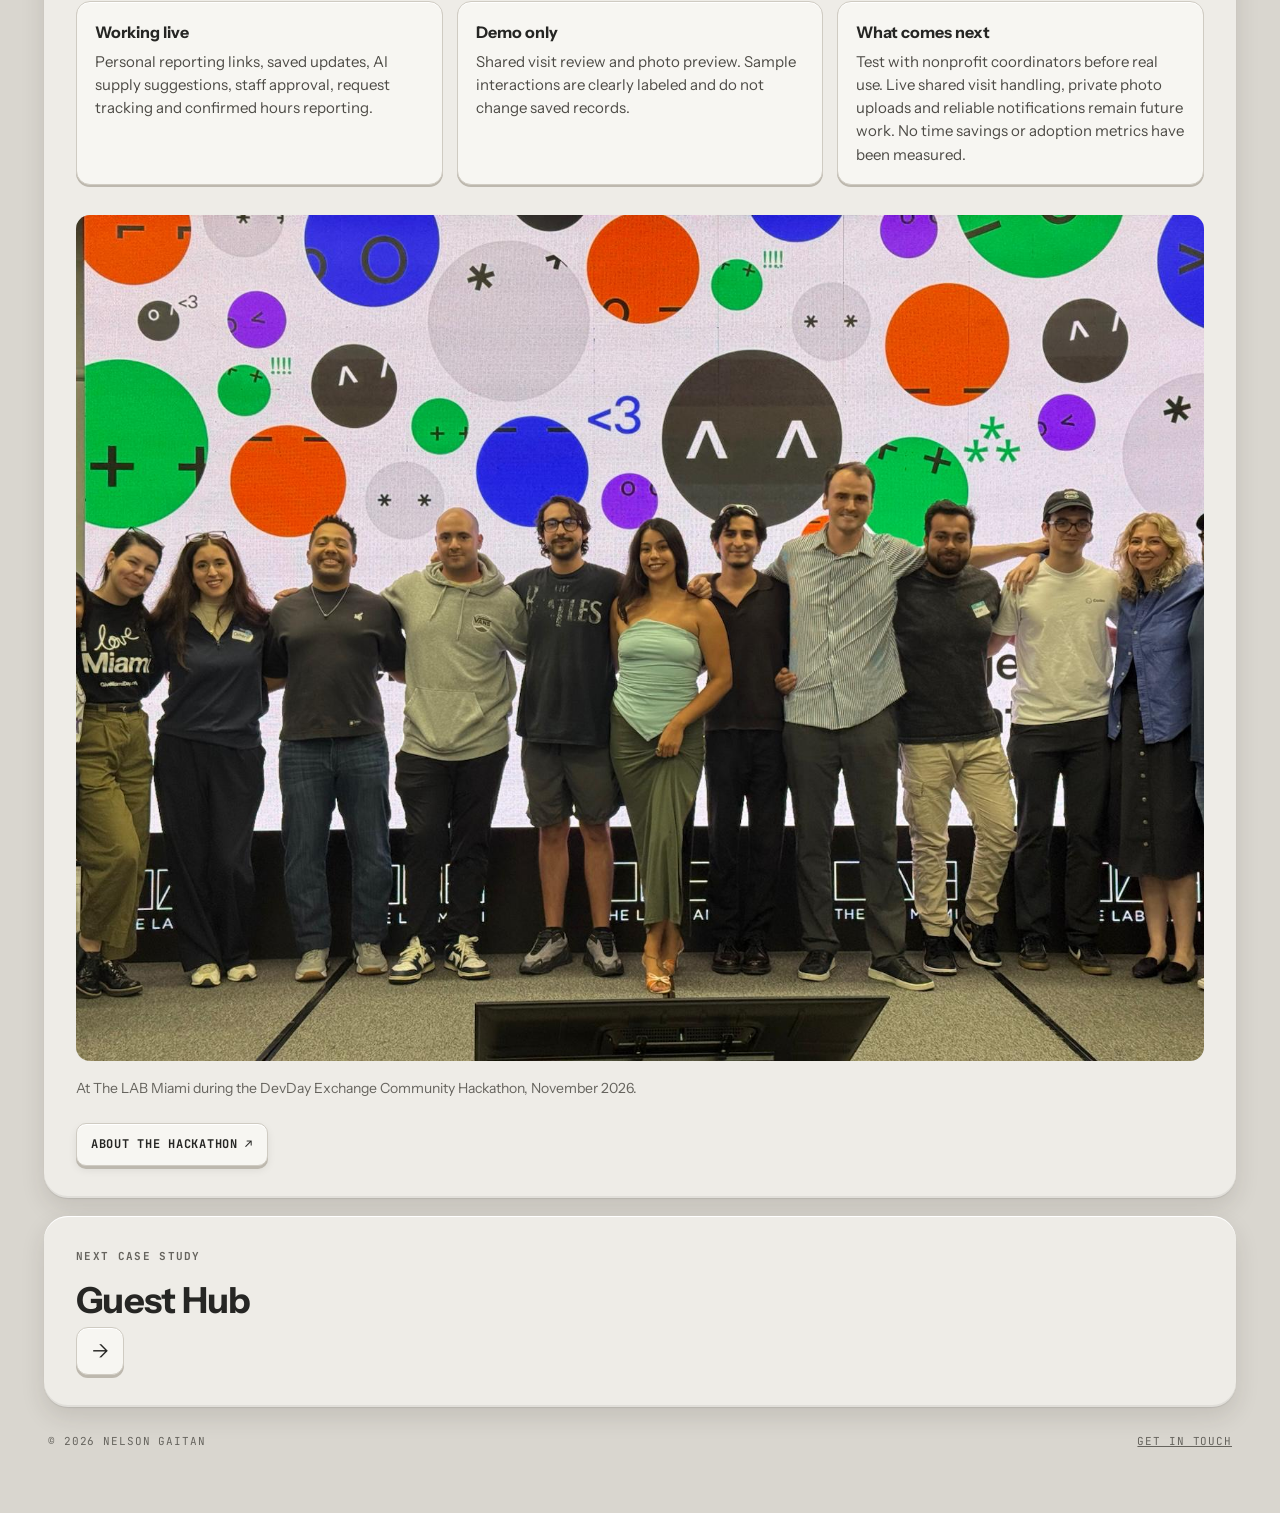
<file: work/followkind.html>
<!doctype html>
<html lang="en">
<head>
<meta charset="utf-8">
<meta name="viewport" content="width=device-width, initial-scale=1">
<title>Followkind · Nelson Gaitan</title>
<meta name="description" content="Followkind, connecting volunteer updates, recorded hours and supply requests. Second place at the Miami DevDay Exchange Community Hackathon.">
<meta property="og:title" content="Followkind · Nelson Gaitan">
<meta property="og:image" content="https://nelsongaitan.com/assets/img/followkind-overview.png">
<link rel="icon" href="../assets/favicon.svg" type="image/svg+xml">
<link rel="preconnect" href="https://fonts.googleapis.com">
<link rel="preconnect" href="https://fonts.gstatic.com" crossorigin>
<link href="https://fonts.googleapis.com/css2?family=Instrument+Sans:wght@400;500;600;700&family=JetBrains+Mono:wght@500;700&family=VT323&family=Caveat:wght@700&display=swap" rel="stylesheet">
<link rel="stylesheet" href="../assets/site.css?v=20261110d">
</head>
<body>
<div class="wrap">

  <header class="bar">
    <a class="brand" href="../">
      <span class="monogram" aria-hidden="true">NG</span>
      <span><span class="brand-name">Nelson Gaitan</span><br><span class="brand-role">PRODUCT DESIGNER</span></span>
    </a>
    <nav class="nav" aria-label="Main">
      <a class="key" href="../#work" aria-current="page">Work</a>
      <a class="key" href="../about.html">About</a>
      <a class="key" href="../brain-grace.html">Notes</a>
      <a class="key" href="../#contact">Contact</a>
    </nav>
  </header>

  <a class="key back" href="../#work">← All work</a>

<main class="grid">
<section class="tile tile--followkind tile--pad-lg wfull stack" style="gap:20px">
<div class="label">Case study 04 · Hackathon · November 2026</div>
<h1 class="h1" style="max-width:960px">Keeping volunteer hours and requests for help from getting lost</h1>
<p class="lead" style="max-width:800px">Volunteers share what happened during a visit, but someone still has to record their time and follow up when a family needs help. I built Followkind to keep those steps together, with AI suggesting supply needs and staff reviewing every request.</p>
<div class="followkind-links"><a class="key key--big" href="https://followkind.nelsongaitan-design.workers.dev/" target="_blank" rel="noopener">Try Followkind ↗</a><a class="key" href="https://github.com/nellnellg/Followkind" target="_blank" rel="noopener">View the code ↗</a><span class="tag">2nd place · Miami hackathon</span></div>
<p class="body">Select “Explore the fictional demo” to try it without signing in. The demo uses sample data and simulated interactions.</p>
</section>
<section class="tile wfull"><div class="meta">
<div><div class="meta-k">Role</div><div class="meta-v">Product design and build with Codex</div></div>
<div><div class="meta-k">Timeline</div><div class="meta-v">November 7 and 8, 2026</div></div>
<div><div class="meta-k">Built with</div><div class="meta-v">Codex, OpenAI API, Supabase, Cloudflare Workers</div></div>
<div><div class="meta-k">Outcome</div><div class="meta-v">Working prototype · Second place</div></div>
</div></section>
<section class="tile wfull fk-story" aria-labelledby="problem-title"><div class="label">The problem</div><h2 class="h2" id="problem-title">Hours get missed. Families wait for help.</h2><p class="body">In the supplied challenge, Owen coordinates 40 volunteers at Tidepath Family Alliance. Their updates arrive through texts and group chats, so he spends about four hours a week copying messages into a spreadsheet. Some hours are counted twice, others are missed, and requests for supplies can sit unanswered.</p><p class="body">I focused on one complete path, from a volunteer’s update to confirmed hours and a request staff could follow through on. Reporting had to work on a phone without a new app, protect family information and stay simple enough for a part time coordinator.</p><p class="fk-context">Tidepath and its people are fictional. The organizers based the challenges on a survey of 14 South Florida nonprofits. I worked from that brief, without conducting my own interviews.</p></section>
<section class="tile wfull fk-demo" aria-labelledby="fk-demo-title" data-fk-demo>
  <div class="fk-demo-heading"><div><div class="label">Try the flow</div><h2 class="h2" id="fk-demo-title">One update, followed through.</h2></div><span class="fk-demo-badge">Fictional data · Simulated AI</span></div>
  <p class="body">Take Maya’s update from her phone to the coordinator’s report. Nothing is sent or saved.</p>
  <ol class="fk-steps" aria-label="Walkthrough progress"><li aria-current="step">1 · Send an update</li><li>2 · Review the need</li><li>3 · Follow through</li></ol>
  <div class="fk-stage">
    <div data-fk-panel="0">
      <div class="fk-role">VOLUNTEER VIEW · MAYA’S PERSONAL LINK</div>
      <h3 tabindex="-1">How did your visit go?</h3>
      <p>No account or new app. Just a short update.</p>
      <form data-fk-form>
        <div class="fk-fields"><label>Time spent in hours<select name="hours"><option value="1">1 hour</option><option value="0.5">30 minutes</option><option value="2">2 hours</option></select><small>Entered by the volunteer, never guessed.</small></label><label>Family reference<input value="Demo family A" readonly></label></div>
        <label>Your update<textarea rows="3" readonly>Delivered groceries today. The family needs diapers.</textarea><small>This walkthrough uses a fixed sample message.</small></label>
        <button class="fk-button" type="submit">Send sample update →</button>
      </form>
    </div>
    <div data-fk-panel="1" hidden>
      <div class="fk-role">COORDINATOR VIEW · REVIEW BEFORE CONFIRMING</div>
      <h3 tabindex="-1">Maya’s update is ready to review.</h3>
      <div class="fk-source"><span>ORIGINAL UPDATE · <span data-fk-hours>1 hour</span></span><p>Delivered groceries today. The family needs diapers.</p></div>
      <div class="fk-suggestion"><span class="fk-demo-badge">Sample AI suggestion</span><h4>Supply need identified</h4><blockquote>“The family needs diapers.”</blockquote><label>Request title<input name="need" value="Diapers" maxlength="80" required></label><p>Check the source. You can edit the title before creating the request.</p></div>
      <p class="fk-feedback" data-fk-error role="alert" hidden>Enter a request title before confirming.</p>
      <button class="fk-button" type="button" data-fk-confirm>Confirm hours and create request →</button>
      <button class="fk-back" type="button" data-fk-back>Back to the update</button>
    </div>
    <div data-fk-panel="2" hidden>
      <div class="fk-role">STAFF VIEW · TRACK THE REQUEST</div>
      <h3 tabindex="-1">Receiving a request is the beginning.</h3>
      <div class="fk-result-grid"><div class="fk-request"><span class="fk-demo-badge" data-fk-status>Received</span><h4 data-fk-need>Diapers</h4><p>Demo family A · Supplies team</p><p data-fk-instruction>Let the coordinator know someone is handling this.</p><button class="fk-button" type="button" data-fk-action>Acknowledge request</button></div><div class="fk-report"><span>WEEKLY REPORT</span><strong data-fk-total>1 hour</strong><p>Maya · 1 confirmed visit</p><small>Confirmed when the coordinator reviewed the update. Resolving the need does not add more hours.</small></div></div>
      <p class="fk-feedback" data-fk-complete hidden>The request is resolved. Maya’s original update and confirmed time stay connected to the record.</p>
    </div>
  </div>
  <div class="fk-demo-footer"><p role="status" aria-live="polite" data-fk-live>Step 1 of 3. Send Maya’s sample update.</p><button type="button" class="fk-back" data-fk-reset>Start over ↺</button></div>
  <noscript><p>This walkthrough needs JavaScript. You can also <a href="https://followkind.nelsongaitan-design.workers.dev/">open Followkind</a> and select the fictional demo.</p></noscript>
</section>
<section class="tile wfull fk-solution" aria-labelledby="solution-title">
<div class="label">The solution</div><h2 class="h2" id="solution-title">From a volunteer’s phone to the team’s next step</h2>
<p class="body">I organized the workspace around reporting, review, needs and confirmed hours. Each screen gives someone a clear next step. All screenshots use fictional demo data.</p>
<div class="fk-solution-row fk-solution-form"><div class="fk-solution-copy"><span class="fk-role">REPORT THE VISIT</span><h3>A short update, with the hours already attached</h3><p>Maya opens her personal link, enters her time and shares what happened. The form keeps the family reference and message together so staff can review them without copying a chat into a spreadsheet.</p><p class="fk-solution-note">A message like “delivered groceries” gives no duration, so time is required. The AI never fills in missing hours. Photo preview is demo only.</p></div><figure><div class="fk-phone-preview" tabindex="0" role="region" aria-label="Scrollable volunteer form screenshot"><img src="../assets/img/followkind-form.png" alt="Maya’s phone reporting form with one hour, Demo family A and a request for diapers" width="375" height="1035" loading="lazy"></div><figcaption>Volunteer form · Scroll inside the preview to see the full form.</figcaption></figure></div>
<div class="fk-solution-row"><div class="fk-solution-copy"><span class="fk-role">REVIEW THE RECORD</span><h3>Keep the original messages at the decision point</h3><p>Coordinators can compare what volunteers actually said before confirming a record. In this shared visit example, James and Maria each report two hours. Linking the reports keeps one visit and all four volunteer hours.</p><p class="fk-solution-note">Shared visit review is simulated in the demo. The live AI supply suggestion also shows its supporting quote and lets staff edit the title before approving. If AI is unavailable, staff can review manually.</p></div><figure><img src="../assets/img/followkind-review.png" alt="Coordinator compares James and Maria’s original messages, with options to confirm one shared visit or keep them separate" width="1265" height="988" loading="lazy"><figcaption>Coordinator review · Source messages stay visible before approval.</figcaption></figure></div>
<div class="fk-solution-row"><div class="fk-solution-copy"><span class="fk-role">FOLLOW THROUGH</span><h3>Give each request a visible next step</h3><p>Early designs felt like another chat, so I made requests and their statuses the focus. The needs queue shows what the supplies team has accepted and what still needs attention. Acknowledging a request marks it in progress. Staff record the outcome separately, so receiving the message never counts as resolving the need.</p></div><figure><img src="../assets/img/followkind-needs.png" alt="Needs queue showing a diapers request in progress and a crib awaiting acknowledgment" width="1280" height="900" loading="lazy"><figcaption>Needs queue · A request stays open until staff confirm its outcome.</figcaption></figure></div>
<div class="fk-solution-row"><div class="fk-solution-copy"><span class="fk-role">REPORT CONFIRMED HOURS</span><h3>Five hours, three volunteers, two visits</h3><p>The weekly report uses confirmed records. Maya contributes one hour, James two and Maria two. Their time stays intact even though James and Maria share a visit.</p><p class="fk-solution-note">Pending hours stay out of the confirmed total. Authorized staff can export a CSV.</p></div><figure><img src="../assets/img/followkind-report.png" alt="Weekly report showing Maya, James and Maria with five confirmed volunteer hours across two unique visits" width="1265" height="889" loading="lazy"><figcaption>Weekly report · Individual contributions and visit totals stay distinct.</figcaption></figure></div>
</section>
<section class="tile wfull fk-story" aria-labelledby="outcome-title"><div class="label">The outcome</div><h2 class="h2" id="outcome-title">Second place, with a working prototype</h2><p class="body">Followkind placed second at the DevDay Exchange Community Hackathon in Miami, held on November 7 and 8, 2026. I designed the flow and interface, then used Codex to build and deploy it with the OpenAI API, Supabase and Cloudflare Workers.</p><p class="body">I tested a fictional visit through live submission, AI review, request resolution and the weekly report. The submitted video used the fictional demo after email sign in hit a sending limit. Testing also revealed hidden AI error messages, so I moved feedback into the review window.</p><div class="points"><div class="point"><h4>Working live</h4><p>Personal reporting links, saved updates, AI supply suggestions, staff approval, request tracking and confirmed hours reporting.</p></div><div class="point"><h4>Demo only</h4><p>Shared visit review and photo preview. Sample interactions are clearly labeled and do not change saved records.</p></div><div class="point"><h4>What comes next</h4><p>Test with nonprofit coordinators before real use. Live shared visit handling, private photo uploads and reliable notifications remain future work. No time savings or adoption metrics have been measured.</p></div></div><figure class="followkind-figure fk-outcome-photo"><img class="fk-event-photo" src="../assets/img/followkind-hackathon.jpg" alt="Group photo at the Miami DevDay Exchange Community Hackathon at The LAB Miami" width="1600" height="1200" loading="lazy"><figcaption>At The LAB Miami during the DevDay Exchange Community Hackathon, November 2026.</figcaption></figure><a class="key" href="https://luma.com/codexmiami" target="_blank" rel="noopener">About the hackathon ↗</a></section>
<a class="tile tile--lift wfull next" href="guest-hub.html"><div><div class="label">Next case study</div><div class="next-t" style="margin-top:8px">Guest Hub</div></div><span class="arrow-key" aria-hidden="true">→</span></a>
</main><footer class="footer"><span>© 2026 Nelson Gaitan</span><a href="../#contact" style="color:inherit">Get in touch</a></footer></div><script src="../assets/site.js"></script><script src="../assets/followkind-demo.js"></script></body></html>
</file>
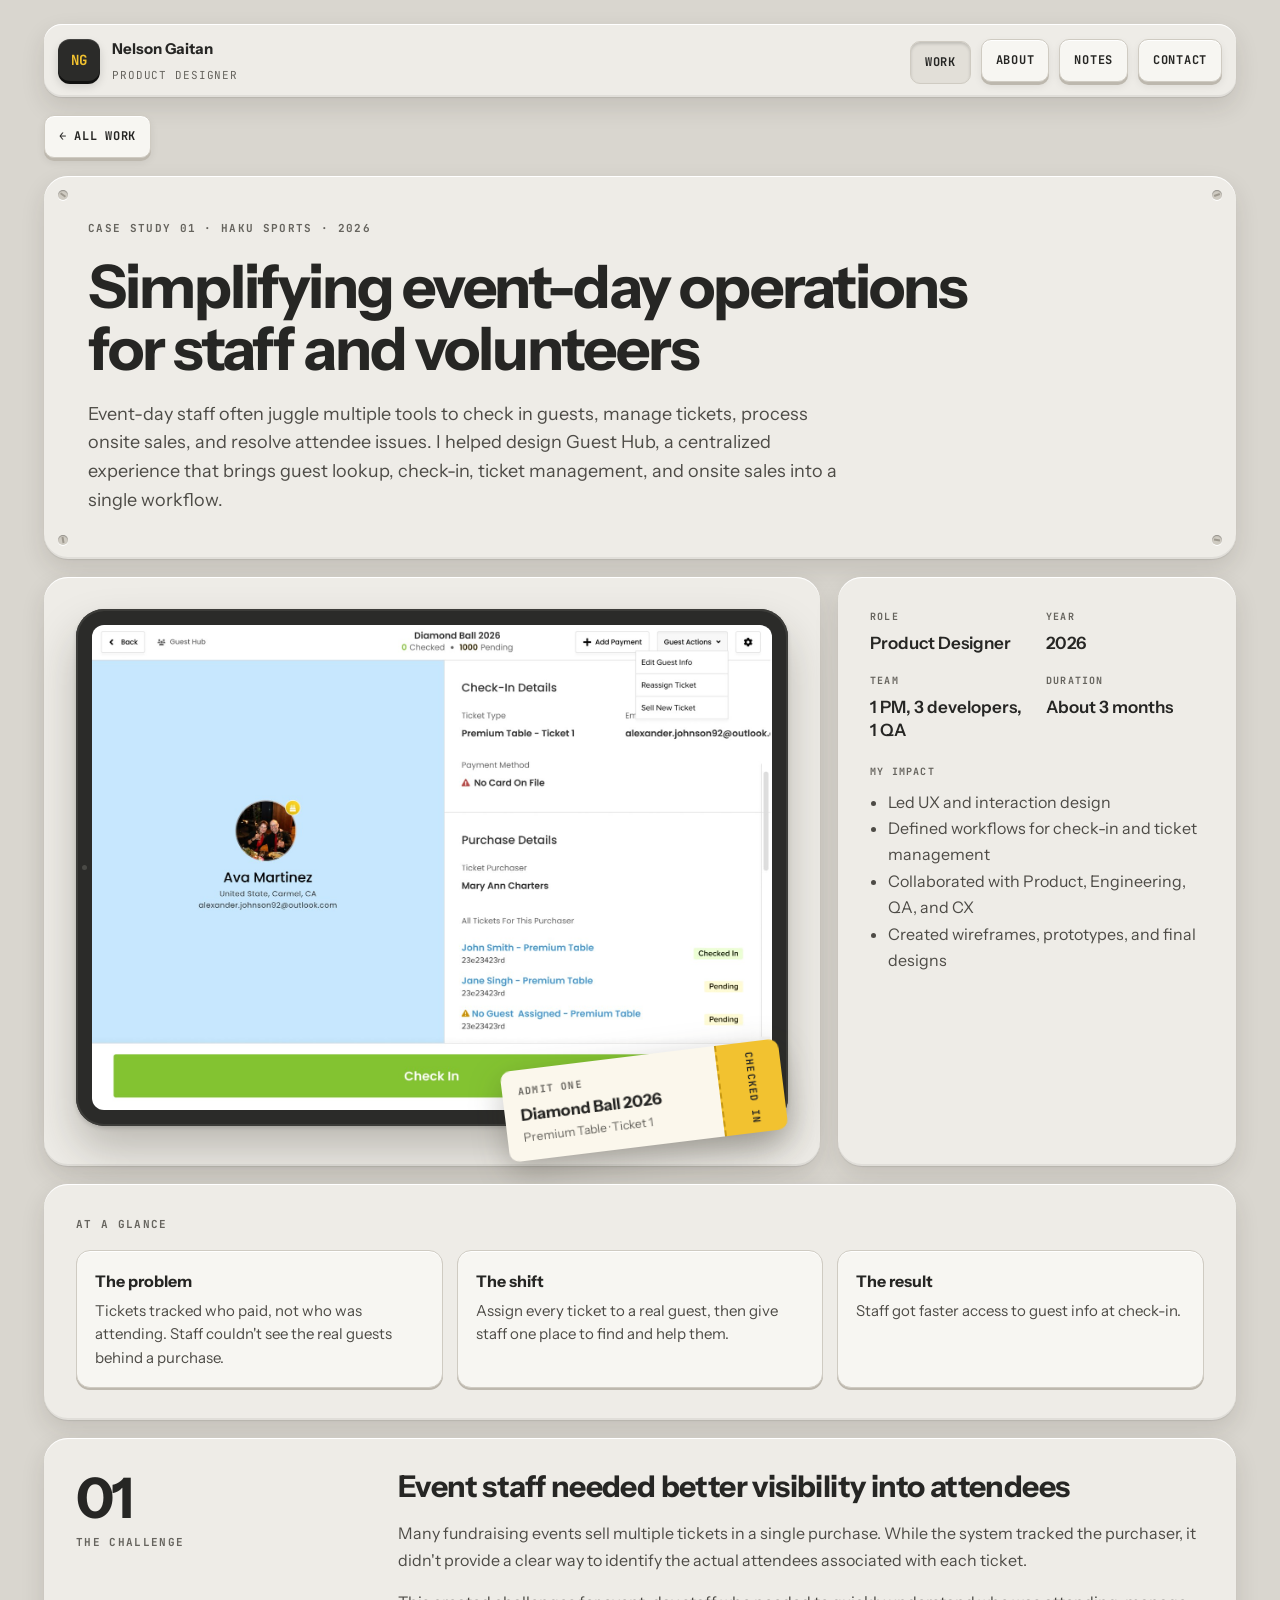
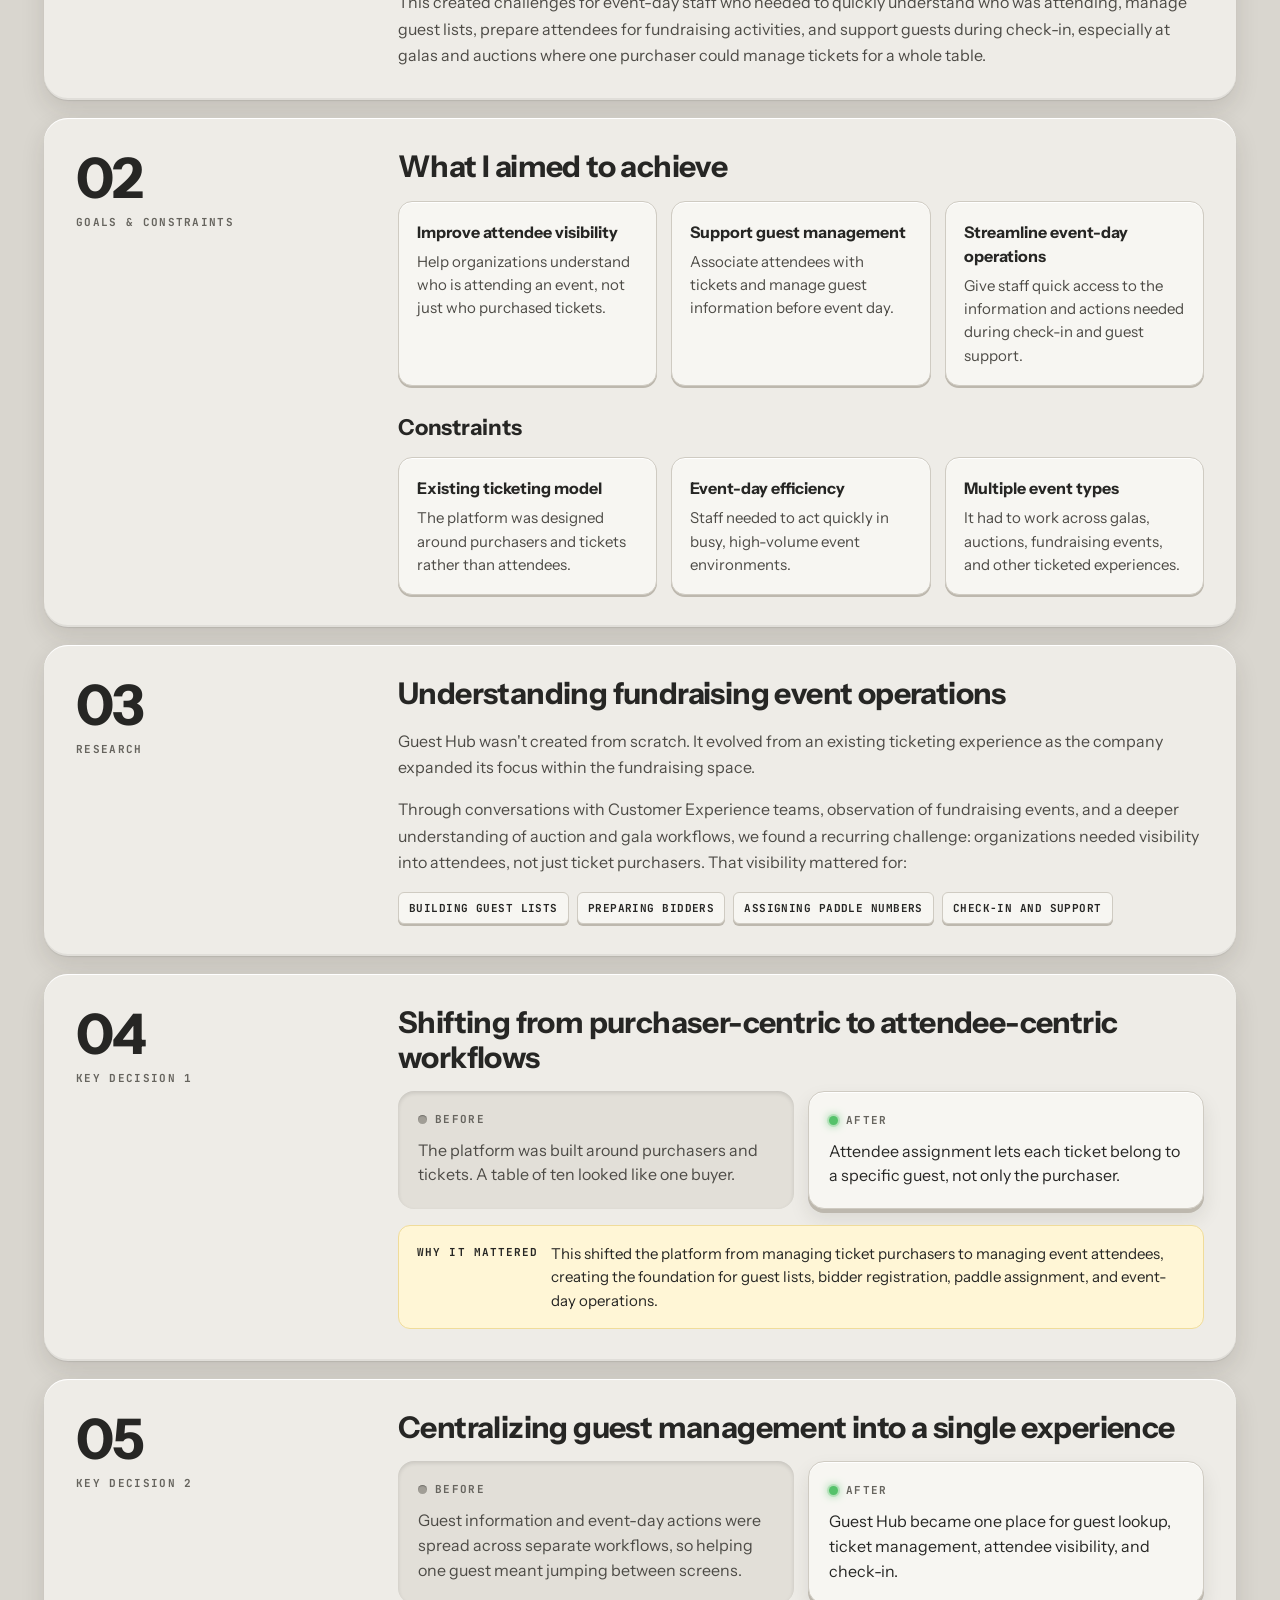
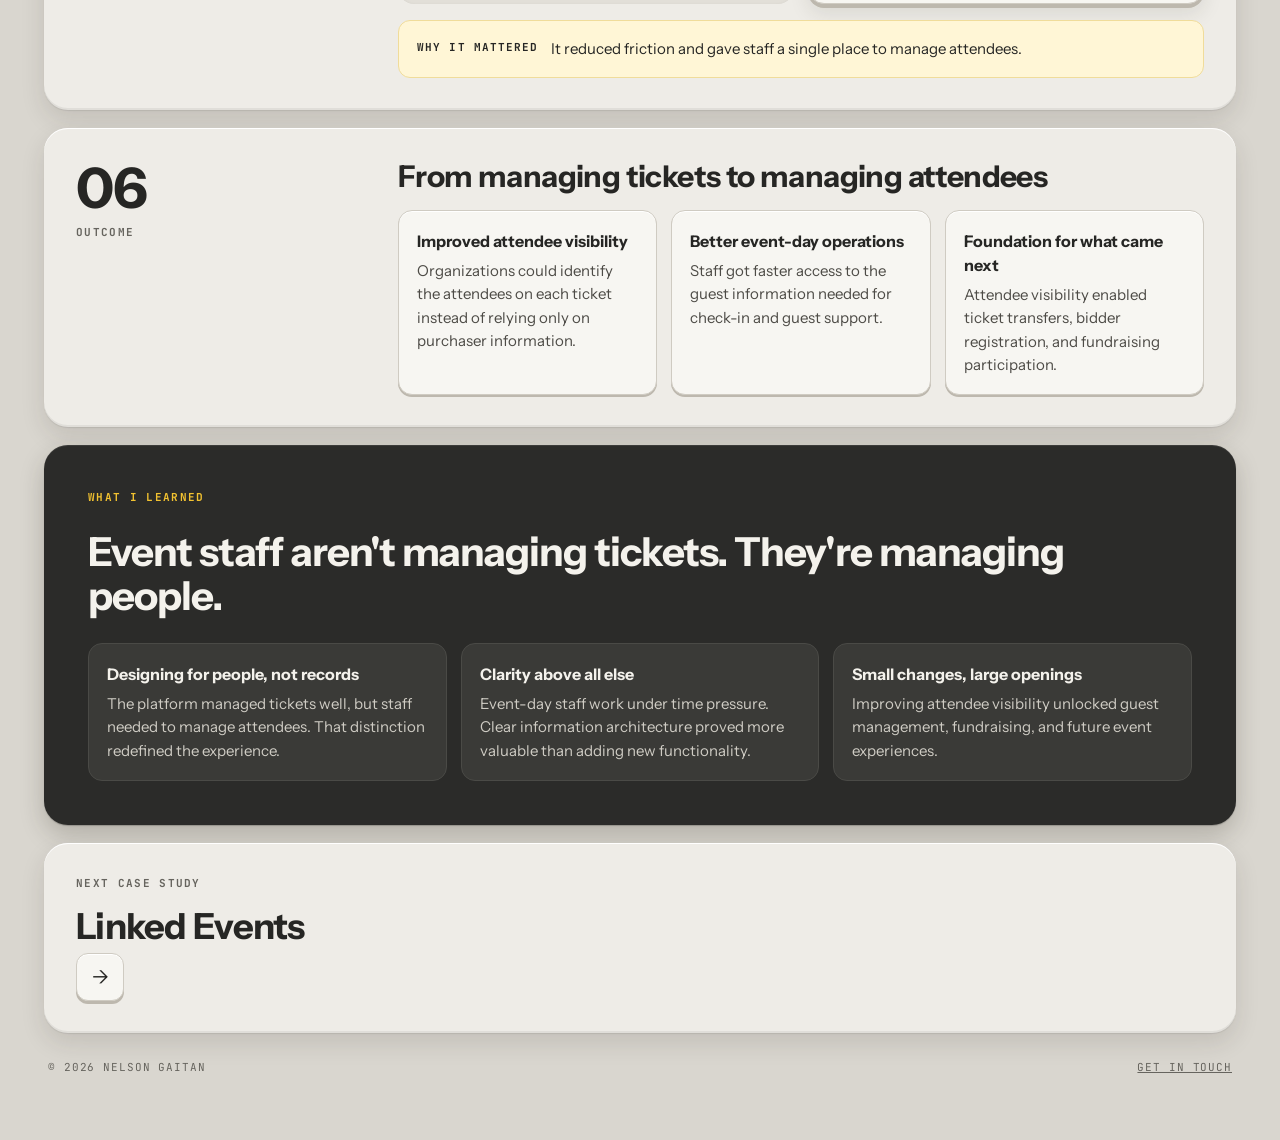
<file: work/guest-hub.html>
<!doctype html>
<html lang="en">
<head>
<meta charset="utf-8">
<meta name="viewport" content="width=device-width, initial-scale=1">
<title>Guest Hub · Nelson Gaitan</title>
<meta name="description" content="Case study: designing Guest Hub, one place for event staff to find guests, manage tickets and check people in.">
<meta property="og:title" content="Guest Hub · Nelson Gaitan">
<meta property="og:image" content="https://nelsongaitan.com/assets/img/guest-hub-checkin.jpg?v=2">
<link rel="icon" href="../assets/favicon.svg" type="image/svg+xml">
<link rel="preconnect" href="https://fonts.googleapis.com">
<link rel="preconnect" href="https://fonts.gstatic.com" crossorigin>
<link href="https://fonts.googleapis.com/css2?family=Instrument+Sans:wght@400;500;600;700&family=JetBrains+Mono:wght@500;700&family=VT323&family=Caveat:wght@700&display=swap" rel="stylesheet">
<link rel="stylesheet" href="../assets/site.css?v=20261026">
</head>
<body>
<div class="wrap">

  <header class="bar">
    <a class="brand" href="../">
      <span class="monogram" aria-hidden="true">NG</span>
      <span><span class="brand-name">Nelson Gaitan</span><br><span class="brand-role">PRODUCT DESIGNER</span></span>
    </a>
    <nav class="nav" aria-label="Main">
      <a class="key" href="../#work" aria-current="page">Work</a>
      <a class="key" href="../about.html">About</a>
      <a class="key" href="../brain-grace.html">Notes</a>
      <a class="key" href="../#contact">Contact</a>
    </nav>
  </header>

  <a class="key back" href="../#work">← All work</a>

  <main class="grid">

    <section class="tile tile--pad-lg wfull stack" style="gap: 20px">
      <span class="screw screw--tl"></span><span class="screw screw--tr"></span><span class="screw screw--bl"></span><span class="screw screw--br"></span>
      <div class="label">Case study 01 · Haku Sports · 2026</div>
      <h1 class="h1" style="max-width: 960px">Simplifying event-day operations for staff and volunteers</h1>
      <p class="lead" style="max-width: 760px">Event-day staff often juggle multiple tools to check in guests, manage tickets, process onsite sales, and resolve attendee issues. I helped design Guest Hub, a centralized experience that brings guest lookup, check-in, ticket management, and onsite sales into a single workflow.</p>
    </section>

    <section class="tile tile--lift w2" style="position: relative; padding-bottom: 40px">
      <div class="device"><img src="../assets/img/guest-hub-checkin.jpg?v=2" alt="Guest Hub check in screen showing a guest, their ticket, and every ticket on the same purchase" width="1600" height="1141"></div>
      <div class="ticket" aria-hidden="true" style="bottom: 20px">
        <div class="ticket-main"><div class="ticket-k">ADMIT ONE</div><div class="ticket-t">Diamond Ball 2026</div><div class="ticket-s">Premium Table · Ticket 1</div></div>
        <div class="ticket-stub">CHECKED IN</div>
      </div>
    </section>

    <section class="tile w1 stack" style="gap: 22px">
      <div class="meta" style="grid-template-columns: repeat(2, minmax(0, 1fr))">
        <div><div class="meta-k">Role</div><div class="meta-v">Product Designer</div></div>
        <div><div class="meta-k">Year</div><div class="meta-v">2026</div></div>
        <div><div class="meta-k">Team</div><div class="meta-v">1 PM, 3 developers, 1 QA</div></div>
        <div><div class="meta-k">Duration</div><div class="meta-v">About 3 months</div></div>
      </div>
      <div>
        <div class="meta-k">My impact</div>
        <ul class="body" style="margin: 10px 0 0; padding-left: 18px">
          <li>Led UX and interaction design</li>
          <li>Defined workflows for check-in and ticket management</li>
          <li>Collaborated with Product, Engineering, QA, and CX</li>
          <li>Created wireframes, prototypes, and final designs</li>
        </ul>
      </div>
    </section>

    <section class="tile wfull">
      <div class="label" style="margin-bottom: 18px">At a glance</div>
      <div class="points">
        <div class="point"><h4>The problem</h4><p>Tickets tracked who paid, not who was attending. Staff couldn't see the real guests behind a purchase.</p></div>
        <div class="point"><h4>The shift</h4><p>Assign every ticket to a real guest, then give staff one place to find and help them.</p></div>
        <div class="point"><h4>The result</h4><p>Staff got faster access to guest info at check-in.</p></div>
      </div>
    </section>

    <section class="tile wfull section">
      <div class="section-side"><div class="section-num">01</div><div class="label" style="margin-top: 8px">The challenge</div></div>
      <div class="section-main">
        <h2 class="h2">Event staff needed better visibility into attendees</h2>
        <p class="body">Many fundraising events sell multiple tickets in a single purchase. While the system tracked the purchaser, it didn't provide a clear way to identify the actual attendees associated with each ticket.</p>
        <p class="body">This created challenges for event-day staff who needed to quickly understand who was attending, manage guest lists, prepare attendees for fundraising activities, and support guests during check-in, especially at galas and auctions where one purchaser could manage tickets for a whole table.</p>
      </div>
    </section>

    <section class="tile wfull section">
      <div class="section-side"><div class="section-num">02</div><div class="label" style="margin-top: 8px">Goals &amp; constraints</div></div>
      <div class="section-main">
        <h2 class="h2">What I aimed to achieve</h2>
        <div class="points">
          <div class="point"><h4>Improve attendee visibility</h4><p>Help organizations understand who is attending an event, not just who purchased tickets.</p></div>
          <div class="point"><h4>Support guest management</h4><p>Associate attendees with tickets and manage guest information before event day.</p></div>
          <div class="point"><h4>Streamline event-day operations</h4><p>Give staff quick access to the information and actions needed during check-in and guest support.</p></div>
        </div>
        <h3 class="h3" style="margin-top: 12px">Constraints</h3>
        <div class="points">
          <div class="point"><h4>Existing ticketing model</h4><p>The platform was designed around purchasers and tickets rather than attendees.</p></div>
          <div class="point"><h4>Event-day efficiency</h4><p>Staff needed to act quickly in busy, high-volume event environments.</p></div>
          <div class="point"><h4>Multiple event types</h4><p>It had to work across galas, auctions, fundraising events, and other ticketed experiences.</p></div>
        </div>
      </div>
    </section>

    <section class="tile wfull section">
      <div class="section-side"><div class="section-num">03</div><div class="label" style="margin-top: 8px">Research</div></div>
      <div class="section-main">
        <h2 class="h2">Understanding fundraising event operations</h2>
        <p class="body">Guest Hub wasn't created from scratch. It evolved from an existing ticketing experience as the company expanded its focus within the fundraising space.</p>
        <p class="body">Through conversations with Customer Experience teams, observation of fundraising events, and a deeper understanding of auction and gala workflows, we found a recurring challenge: organizations needed visibility into attendees, not just ticket purchasers. That visibility mattered for:</p>
        <div class="flow"><span class="tag">Building guest lists</span><span class="tag">Preparing bidders</span><span class="tag">Assigning paddle numbers</span><span class="tag">Check-in and support</span></div>
      </div>
    </section>

    <section class="tile wfull section">
      <div class="section-side"><div class="section-num">04</div><div class="label" style="margin-top: 8px">Key decision 1</div></div>
      <div class="section-main">
        <h2 class="h2">Shifting from purchaser-centric to attendee-centric workflows</h2>
        <div class="compare">
          <div class="compare-card compare-before"><div class="compare-k"><span class="led"></span>Before</div><p>The platform was built around purchasers and tickets. A table of ten looked like one buyer.</p></div>
          <div class="compare-card compare-after"><div class="compare-k"><span class="led led--on"></span>After</div><p>Attendee assignment lets each ticket belong to a specific guest, not only the purchaser.</p></div>
        </div>
        <div class="why"><b>WHY IT MATTERED</b><span>This shifted the platform from managing ticket purchasers to managing event attendees, creating the foundation for guest lists, bidder registration, paddle assignment, and event-day operations.</span></div>
      </div>
    </section>

    <section class="tile wfull section">
      <div class="section-side"><div class="section-num">05</div><div class="label" style="margin-top: 8px">Key decision 2</div></div>
      <div class="section-main">
        <h2 class="h2">Centralizing guest management into a single experience</h2>
        <div class="compare">
          <div class="compare-card compare-before"><div class="compare-k"><span class="led"></span>Before</div><p>Guest information and event-day actions were spread across separate workflows, so helping one guest meant jumping between screens.</p></div>
          <div class="compare-card compare-after"><div class="compare-k"><span class="led led--on"></span>After</div><p>Guest Hub became one place for guest lookup, ticket management, attendee visibility, and check-in.</p></div>
        </div>
        <div class="why"><b>WHY IT MATTERED</b><span>It reduced friction and gave staff a single place to manage attendees.</span></div>
      </div>
    </section>

    <section class="tile wfull section">
      <div class="section-side"><div class="section-num">06</div><div class="label" style="margin-top: 8px">Outcome</div></div>
      <div class="section-main">
        <h2 class="h2">From managing tickets to managing attendees</h2>
        <div class="points">
          <div class="point"><h4>Improved attendee visibility</h4><p>Organizations could identify the attendees on each ticket instead of relying only on purchaser information.</p></div>
          <div class="point"><h4>Better event-day operations</h4><p>Staff got faster access to the guest information needed for check-in and guest support.</p></div>
          <div class="point"><h4>Foundation for what came next</h4><p>Attendee visibility enabled ticket transfers, bidder registration, and fundraising participation.</p></div>
        </div>
      </div>
    </section>

    <section class="tile tile--dark wfull stack" style="gap: 24px; padding: 44px">
      <div class="label label--yellow">What I learned</div>
      <p class="quote" style="color: var(--on-dark)">Event staff aren't managing tickets. They're managing people.</p>
      <div class="points">
        <div class="point" style="background: var(--charcoal-2); border-color: #4A4A46; box-shadow: none"><h4 style="color: var(--on-dark)">Designing for people, not records</h4><p style="color: #CFCCC4">The platform managed tickets well, but staff needed to manage attendees. That distinction redefined the experience.</p></div>
        <div class="point" style="background: var(--charcoal-2); border-color: #4A4A46; box-shadow: none"><h4 style="color: var(--on-dark)">Clarity above all else</h4><p style="color: #CFCCC4">Event-day staff work under time pressure. Clear information architecture proved more valuable than adding new functionality.</p></div>
        <div class="point" style="background: var(--charcoal-2); border-color: #4A4A46; box-shadow: none"><h4 style="color: var(--on-dark)">Small changes, large openings</h4><p style="color: #CFCCC4">Improving attendee visibility unlocked guest management, fundraising, and future event experiences.</p></div>
      </div>
    </section>


    <a class="tile tile--lift wfull next" href="linked-events.html">
      <div><div class="label">Next case study</div><div class="next-t" style="margin-top: 8px">Linked Events</div></div>
      <span class="arrow-key" aria-hidden="true">→</span>
    </a>

  </main>

  <footer class="footer"><span>© 2026 Nelson Gaitan</span><a href="../#contact" style="color: inherit">Get in touch</a></footer>
</div>
<script src="../assets/site.js"></script>
</body>
</html>
</file>
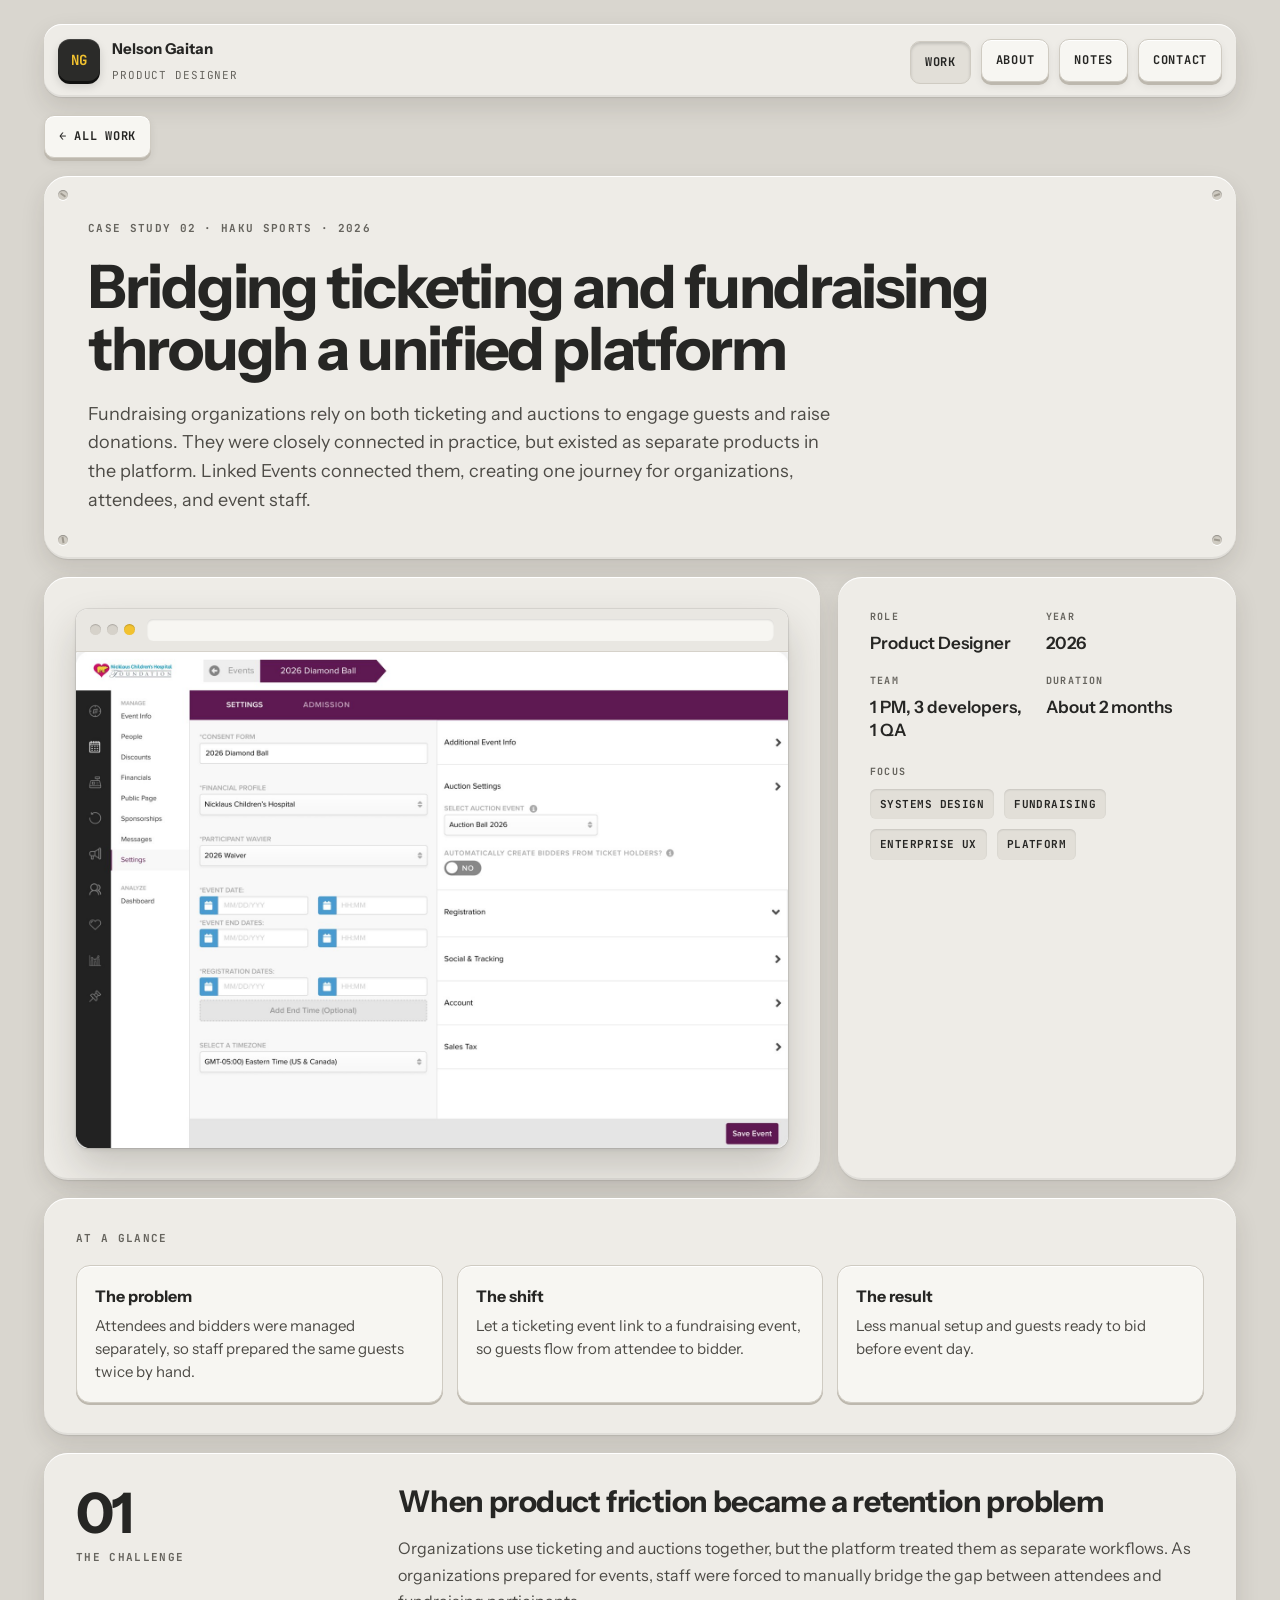
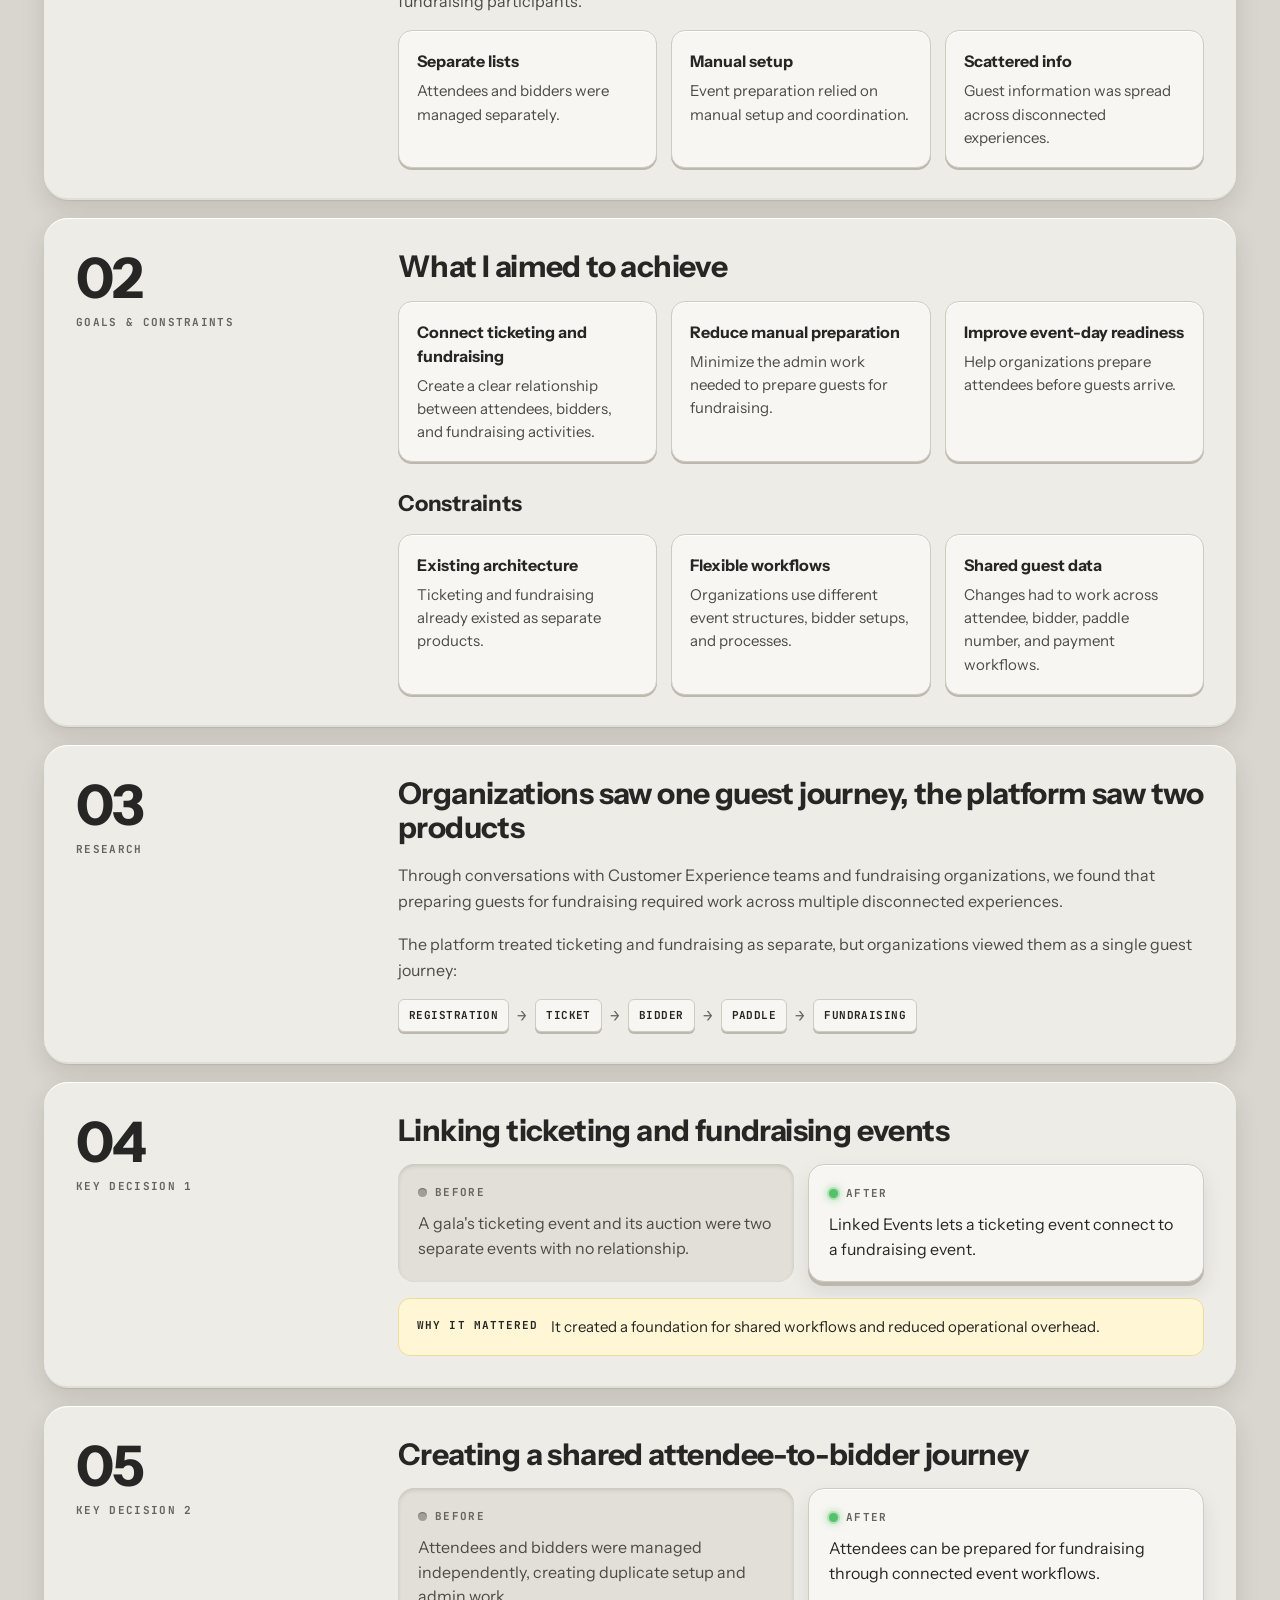
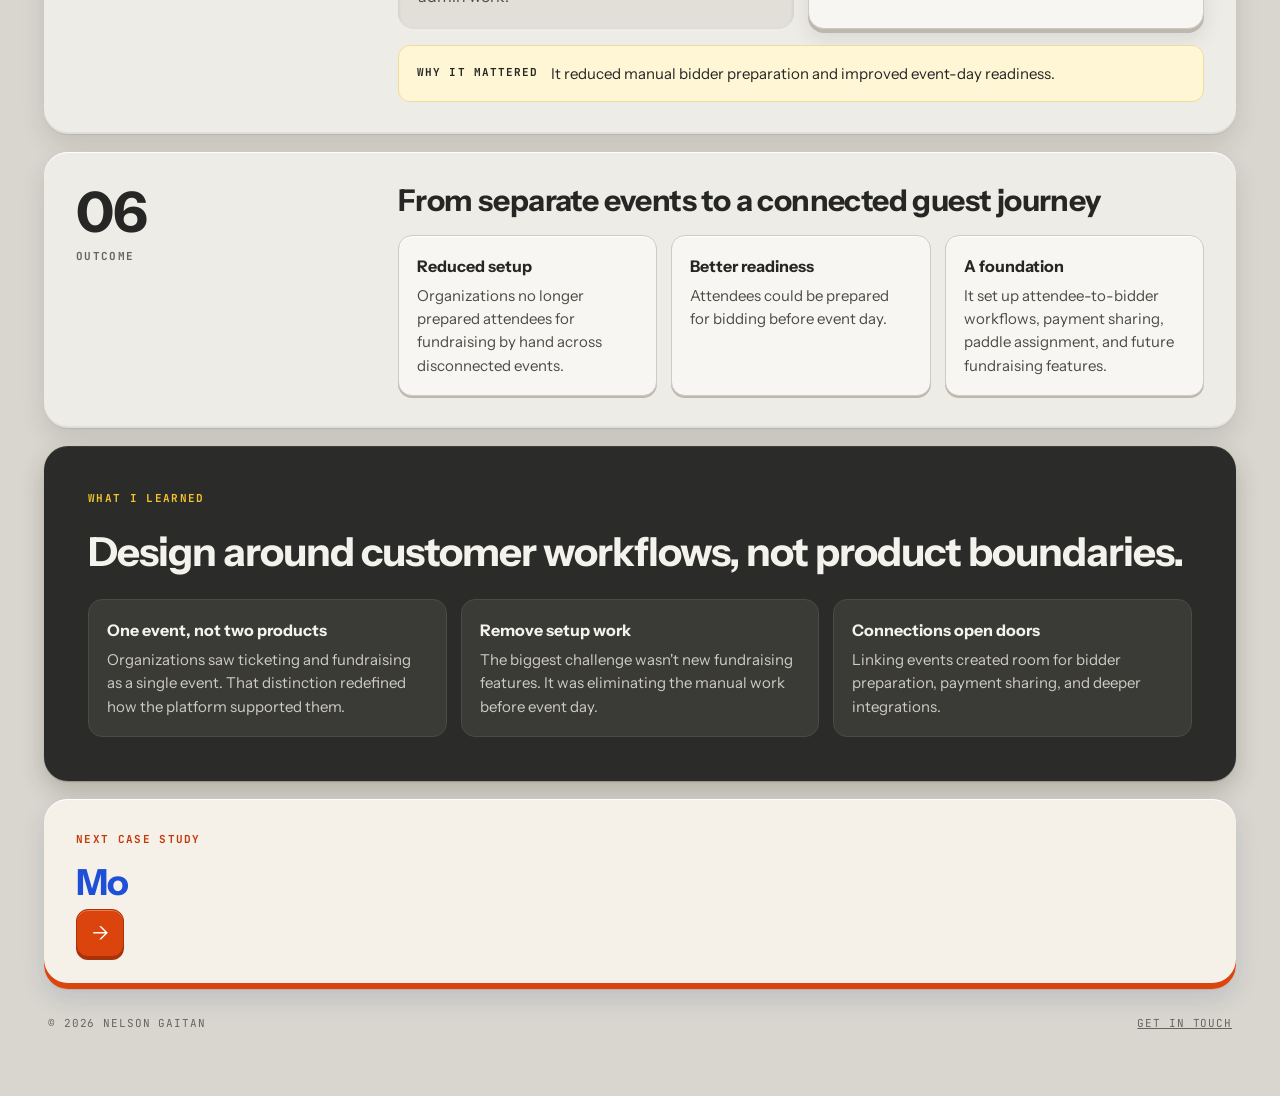
<file: work/linked-events.html>
<!doctype html>
<html lang="en">
<head>
<meta charset="utf-8">
<meta name="viewport" content="width=device-width, initial-scale=1">
<title>Linked Events · Nelson Gaitan</title>
<meta name="description" content="Case study: Linked Events, connecting ticketing and fundraising so staff stop preparing guests by hand.">
<meta property="og:title" content="Linked Events · Nelson Gaitan">
<meta property="og:image" content="https://nelsongaitan.com/assets/img/linked-events-settings.jpg">
<link rel="icon" href="../assets/favicon.svg" type="image/svg+xml">
<link rel="preconnect" href="https://fonts.googleapis.com">
<link rel="preconnect" href="https://fonts.gstatic.com" crossorigin>
<link href="https://fonts.googleapis.com/css2?family=Instrument+Sans:wght@400;500;600;700&family=JetBrains+Mono:wght@500;700&family=VT323&family=Caveat:wght@700&display=swap" rel="stylesheet">
<link rel="stylesheet" href="../assets/site.css?v=20261026">
</head>
<body>
<div class="wrap">

  <header class="bar">
    <a class="brand" href="../">
      <span class="monogram" aria-hidden="true">NG</span>
      <span><span class="brand-name">Nelson Gaitan</span><br><span class="brand-role">PRODUCT DESIGNER</span></span>
    </a>
    <nav class="nav" aria-label="Main">
      <a class="key" href="../#work" aria-current="page">Work</a>
      <a class="key" href="../about.html">About</a>
      <a class="key" href="../brain-grace.html">Notes</a>
      <a class="key" href="../#contact">Contact</a>
    </nav>
  </header>

  <a class="key back" href="../#work">← All work</a>

  <main class="grid">

    <section class="tile tile--pad-lg wfull stack" style="gap: 20px">
      <span class="screw screw--tl"></span><span class="screw screw--tr"></span><span class="screw screw--bl"></span><span class="screw screw--br"></span>
      <div class="label">Case study 02 · Haku Sports · 2026</div>
      <h1 class="h1" style="max-width: 960px">Bridging ticketing and fundraising through a unified platform</h1>
      <p class="lead" style="max-width: 760px">Fundraising organizations rely on both ticketing and auctions to engage guests and raise donations. They were closely connected in practice, but existed as separate products in the platform. Linked Events connected them, creating one journey for organizations, attendees, and event staff.</p>
    </section>

    <section class="tile tile--lift w2">
      <div class="browser">
        <div class="browser-bar"><div class="browser-dots"><span></span><span></span><span></span></div><div class="browser-url"></div></div>
        <img src="../assets/img/linked-events-settings.jpg?v=2" alt="Event settings screen where a ticketing event is linked to an auction event" width="1600" height="1116">
      </div>
    </section>

    <section class="tile w1 stack" style="gap: 22px">
      <div class="meta" style="grid-template-columns: repeat(2, minmax(0, 1fr))">
        <div><div class="meta-k">Role</div><div class="meta-v">Product Designer</div></div>
        <div><div class="meta-k">Year</div><div class="meta-v">2026</div></div>
        <div><div class="meta-k">Team</div><div class="meta-v">1 PM, 3 developers, 1 QA</div></div>
        <div><div class="meta-k">Duration</div><div class="meta-v">About 2 months</div></div>
      </div>
      <div>
        <div class="meta-k">Focus</div>
        <ul class="tags" style="margin-top: 10px"><li class="tag">Systems design</li><li class="tag">Fundraising</li><li class="tag">Enterprise UX</li><li class="tag">Platform</li></ul>
      </div>
    </section>

    <section class="tile wfull">
      <div class="label" style="margin-bottom: 18px">At a glance</div>
      <div class="points">
        <div class="point"><h4>The problem</h4><p>Attendees and bidders were managed separately, so staff prepared the same guests twice by hand.</p></div>
        <div class="point"><h4>The shift</h4><p>Let a ticketing event link to a fundraising event, so guests flow from attendee to bidder.</p></div>
        <div class="point"><h4>The result</h4><p>Less manual setup and guests ready to bid before event day.</p></div>
      </div>
    </section>

    <section class="tile wfull section">
      <div class="section-side"><div class="section-num">01</div><div class="label" style="margin-top: 8px">The challenge</div></div>
      <div class="section-main">
        <h2 class="h2">When product friction became a retention problem</h2>
        <p class="body">Organizations use ticketing and auctions together, but the platform treated them as separate workflows. As organizations prepared for events, staff were forced to manually bridge the gap between attendees and fundraising participants.</p>
        <div class="points">
          <div class="point"><h4>Separate lists</h4><p>Attendees and bidders were managed separately.</p></div>
          <div class="point"><h4>Manual setup</h4><p>Event preparation relied on manual setup and coordination.</p></div>
          <div class="point"><h4>Scattered info</h4><p>Guest information was spread across disconnected experiences.</p></div>
        </div>
      </div>
    </section>

    <section class="tile wfull section">
      <div class="section-side"><div class="section-num">02</div><div class="label" style="margin-top: 8px">Goals &amp; constraints</div></div>
      <div class="section-main">
        <h2 class="h2">What I aimed to achieve</h2>
        <div class="points">
          <div class="point"><h4>Connect ticketing and fundraising</h4><p>Create a clear relationship between attendees, bidders, and fundraising activities.</p></div>
          <div class="point"><h4>Reduce manual preparation</h4><p>Minimize the admin work needed to prepare guests for fundraising.</p></div>
          <div class="point"><h4>Improve event-day readiness</h4><p>Help organizations prepare attendees before guests arrive.</p></div>
        </div>
        <h3 class="h3" style="margin-top: 12px">Constraints</h3>
        <div class="points">
          <div class="point"><h4>Existing architecture</h4><p>Ticketing and fundraising already existed as separate products.</p></div>
          <div class="point"><h4>Flexible workflows</h4><p>Organizations use different event structures, bidder setups, and processes.</p></div>
          <div class="point"><h4>Shared guest data</h4><p>Changes had to work across attendee, bidder, paddle number, and payment workflows.</p></div>
        </div>
      </div>
    </section>

    <section class="tile wfull section">
      <div class="section-side"><div class="section-num">03</div><div class="label" style="margin-top: 8px">Research</div></div>
      <div class="section-main">
        <h2 class="h2">Organizations saw one guest journey, the platform saw two products</h2>
        <p class="body">Through conversations with Customer Experience teams and fundraising organizations, we found that preparing guests for fundraising required work across multiple disconnected experiences.</p>
        <p class="body">The platform treated ticketing and fundraising as separate, but organizations viewed them as a single guest journey:</p>
        <div class="flow"><span class="tag">Registration</span><span class="flow-arrow">→</span><span class="tag">Ticket</span><span class="flow-arrow">→</span><span class="tag">Bidder</span><span class="flow-arrow">→</span><span class="tag">Paddle</span><span class="flow-arrow">→</span><span class="tag">Fundraising</span></div>
      </div>
    </section>

    <section class="tile wfull section">
      <div class="section-side"><div class="section-num">04</div><div class="label" style="margin-top: 8px">Key decision 1</div></div>
      <div class="section-main">
        <h2 class="h2">Linking ticketing and fundraising events</h2>
        <div class="compare">
          <div class="compare-card compare-before"><div class="compare-k"><span class="led"></span>Before</div><p>A gala's ticketing event and its auction were two separate events with no relationship.</p></div>
          <div class="compare-card compare-after"><div class="compare-k"><span class="led led--on"></span>After</div><p>Linked Events lets a ticketing event connect to a fundraising event.</p></div>
        </div>
        <div class="why"><b>WHY IT MATTERED</b><span>It created a foundation for shared workflows and reduced operational overhead.</span></div>
      </div>
    </section>

    <section class="tile wfull section">
      <div class="section-side"><div class="section-num">05</div><div class="label" style="margin-top: 8px">Key decision 2</div></div>
      <div class="section-main">
        <h2 class="h2">Creating a shared attendee-to-bidder journey</h2>
        <div class="compare">
          <div class="compare-card compare-before"><div class="compare-k"><span class="led"></span>Before</div><p>Attendees and bidders were managed independently, creating duplicate setup and admin work.</p></div>
          <div class="compare-card compare-after"><div class="compare-k"><span class="led led--on"></span>After</div><p>Attendees can be prepared for fundraising through connected event workflows.</p></div>
        </div>
        <div class="why"><b>WHY IT MATTERED</b><span>It reduced manual bidder preparation and improved event-day readiness.</span></div>
      </div>
    </section>

    <section class="tile wfull section">
      <div class="section-side"><div class="section-num">06</div><div class="label" style="margin-top: 8px">Outcome</div></div>
      <div class="section-main">
        <h2 class="h2">From separate events to a connected guest journey</h2>
        <div class="points">
          <div class="point"><h4>Reduced setup</h4><p>Organizations no longer prepared attendees for fundraising by hand across disconnected events.</p></div>
          <div class="point"><h4>Better readiness</h4><p>Attendees could be prepared for bidding before event day.</p></div>
          <div class="point"><h4>A foundation</h4><p>It set up attendee-to-bidder workflows, payment sharing, paddle assignment, and future fundraising features.</p></div>
        </div>
      </div>
    </section>

    <section class="tile tile--dark wfull stack" style="gap: 24px; padding: 44px">
      <div class="label label--yellow">What I learned</div>
      <p class="quote" style="color: var(--on-dark)">Design around customer workflows, not product boundaries.</p>
      <div class="points">
        <div class="point" style="background: var(--charcoal-2); border-color: #4A4A46; box-shadow: none"><h4 style="color: var(--on-dark)">One event, not two products</h4><p style="color: #CFCCC4">Organizations saw ticketing and fundraising as a single event. That distinction redefined how the platform supported them.</p></div>
        <div class="point" style="background: var(--charcoal-2); border-color: #4A4A46; box-shadow: none"><h4 style="color: var(--on-dark)">Remove setup work</h4><p style="color: #CFCCC4">The biggest challenge wasn't new fundraising features. It was eliminating the manual work before event day.</p></div>
        <div class="point" style="background: var(--charcoal-2); border-color: #4A4A46; box-shadow: none"><h4 style="color: var(--on-dark)">Connections open doors</h4><p style="color: #CFCCC4">Linking events created room for bidder preparation, payment sharing, and deeper integrations.</p></div>
      </div>
    </section>


    <a class="tile tile--lift tile--mo wfull next" href="mo.html">
      <div><div class="label label--mo">Next case study</div><div class="next-t on-mo" style="margin-top: 8px">Mo</div></div>
      <span class="arrow-key" aria-hidden="true">→</span>
    </a>

  </main>

  <footer class="footer"><span>© 2026 Nelson Gaitan</span><a href="../#contact" style="color: inherit">Get in touch</a></footer>
</div>
<script src="../assets/site.js"></script>
</body>
</html>
</file>
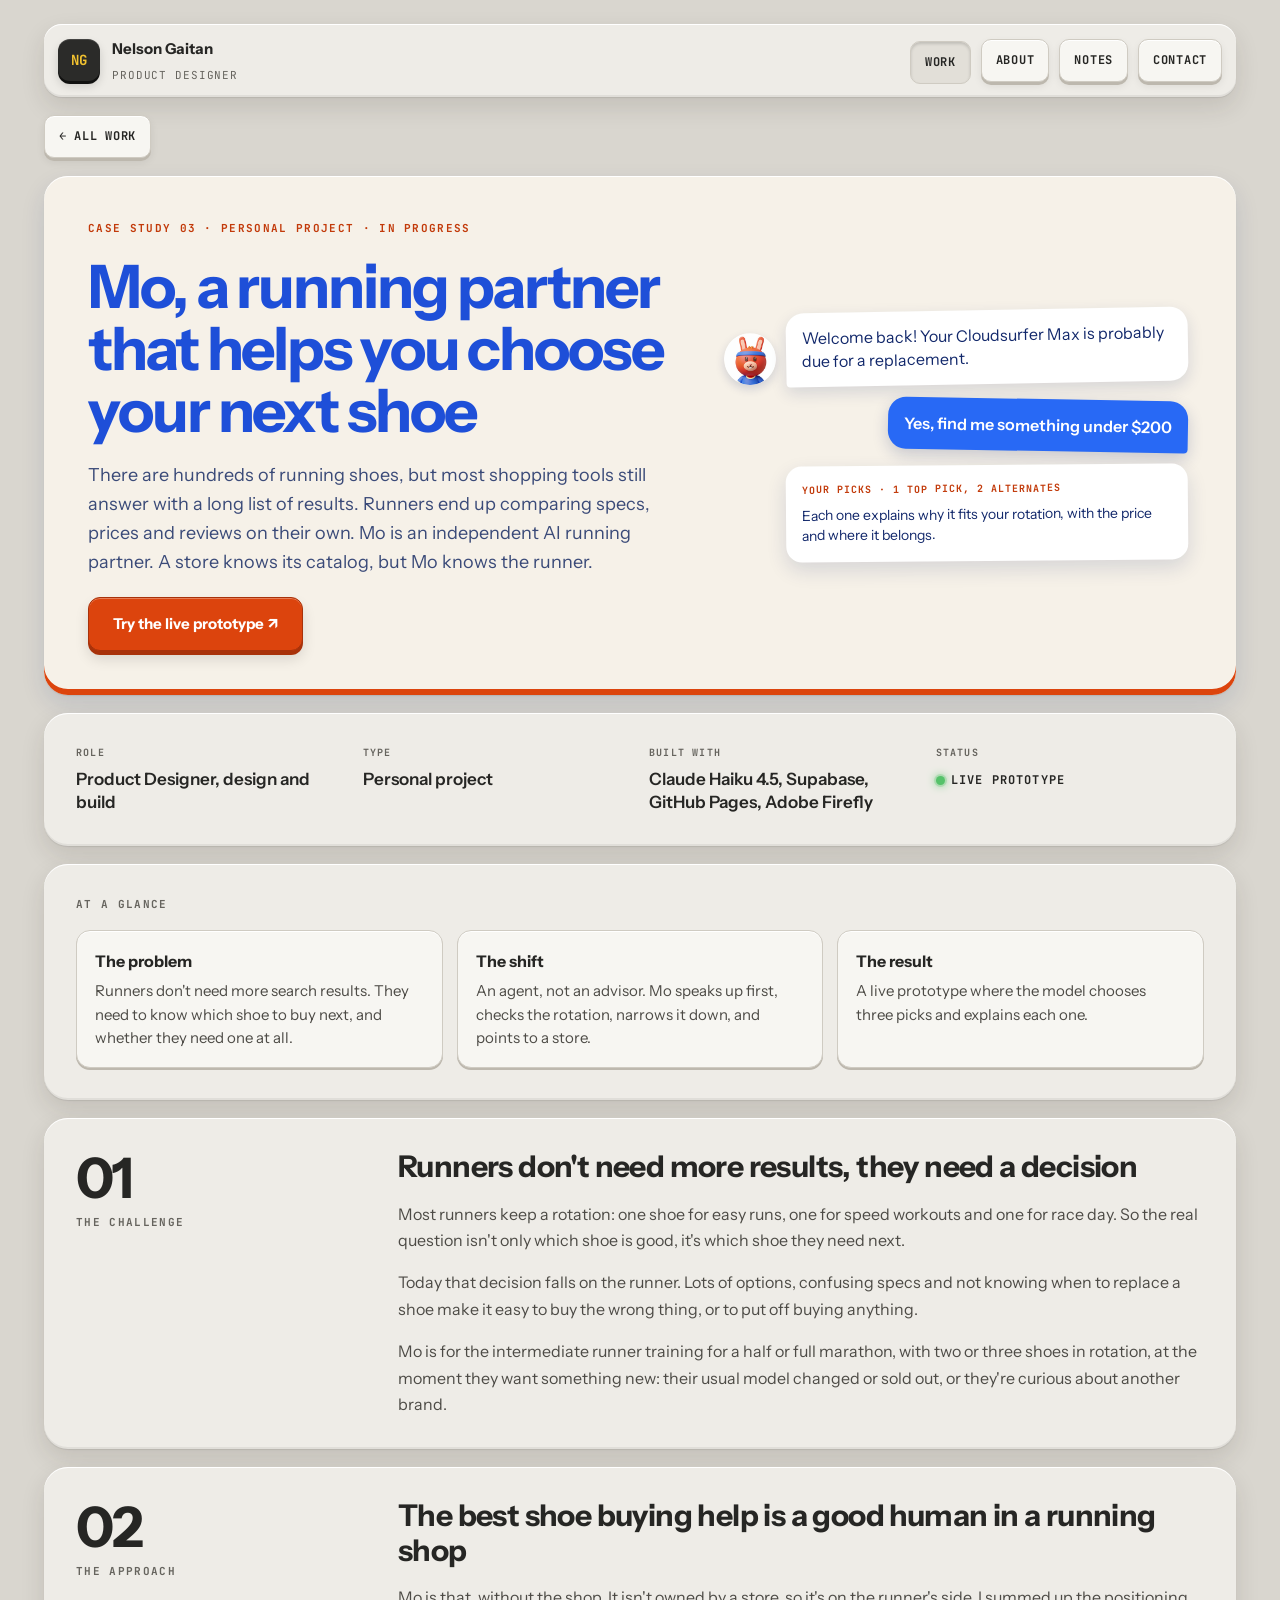
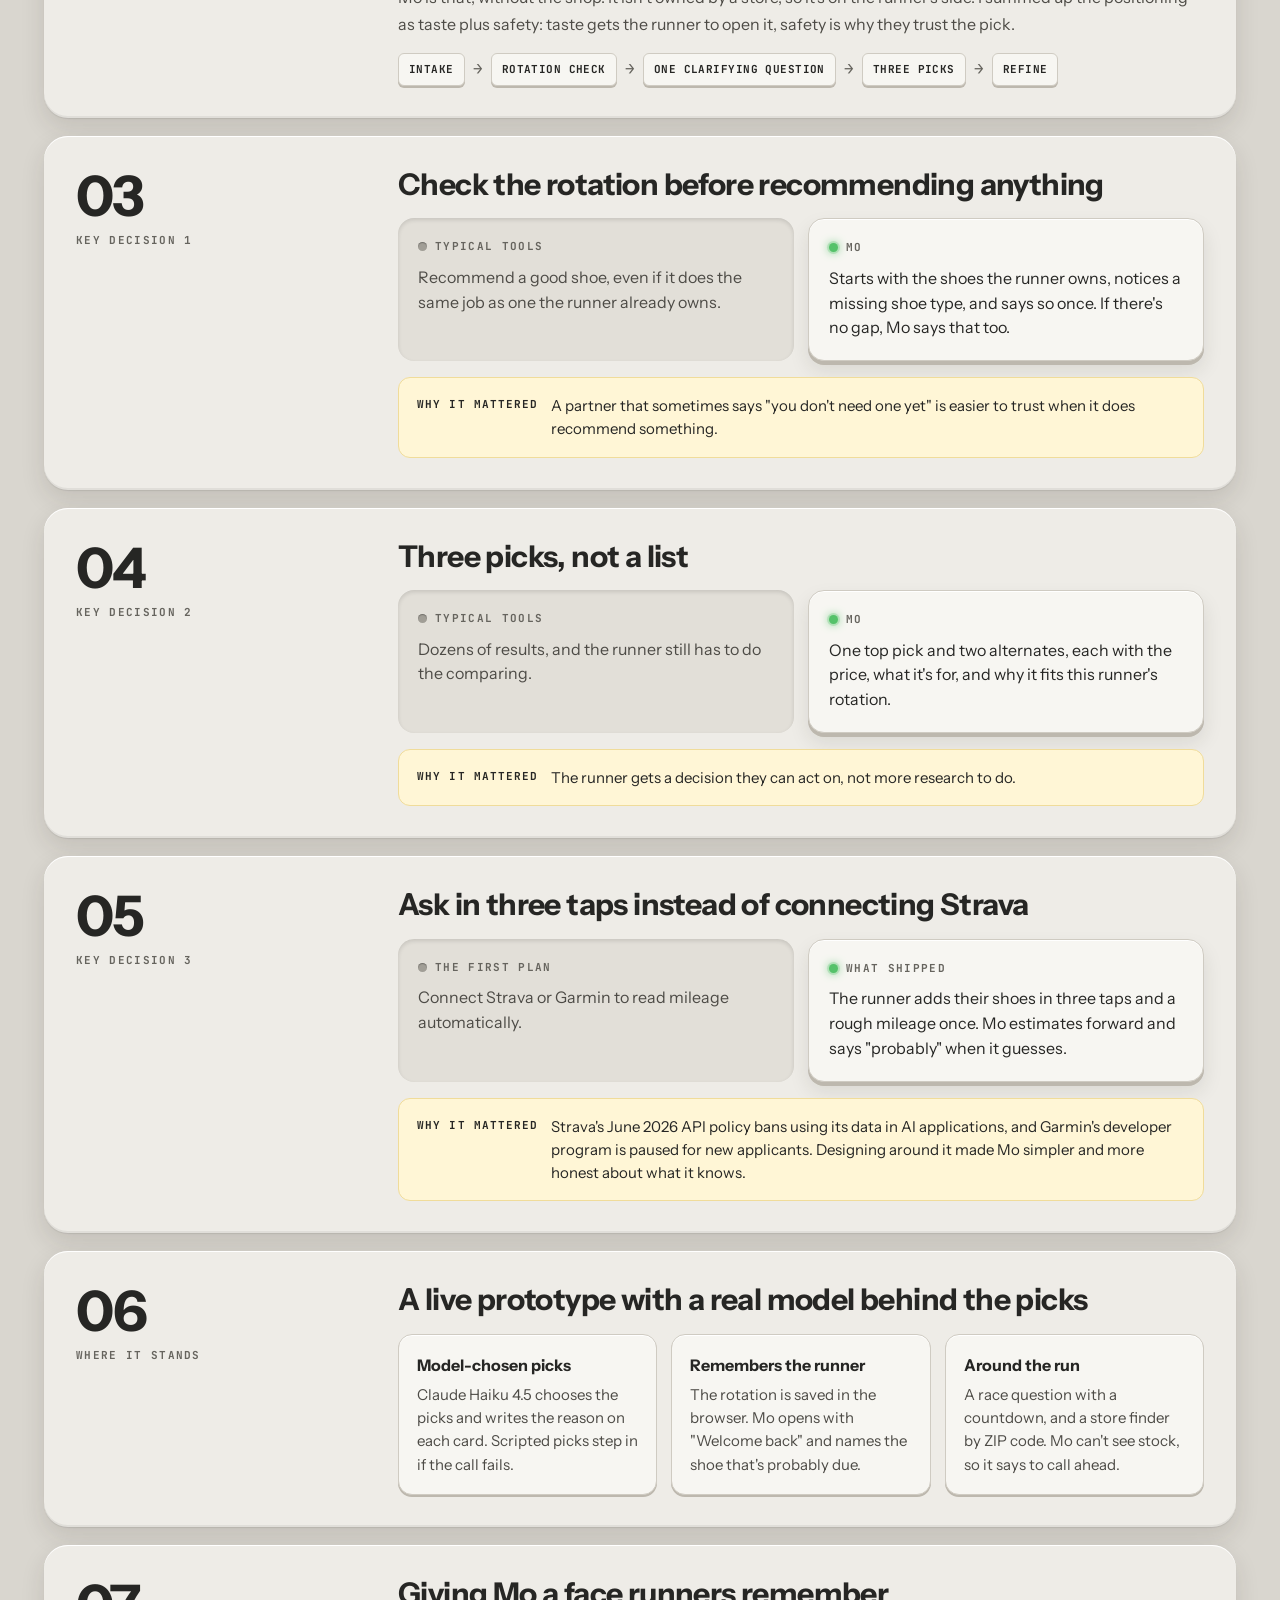
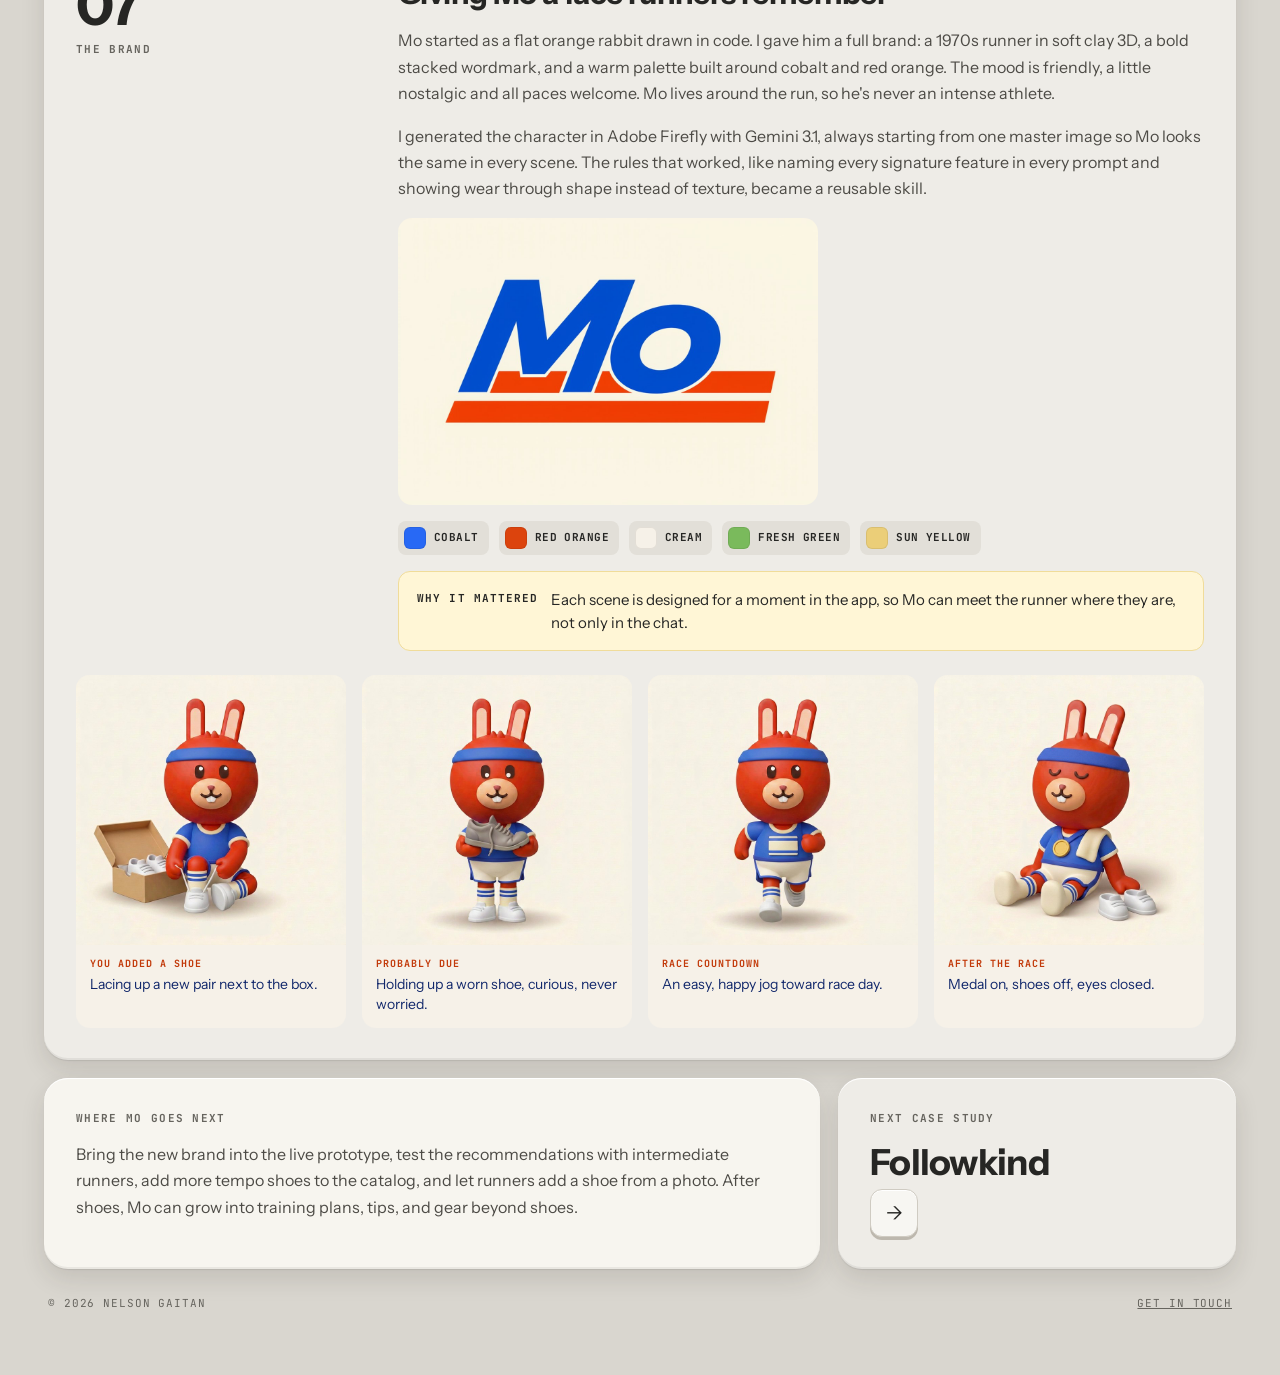
<file: work/mo.html>
<!doctype html>
<html lang="en">
<head>
<meta charset="utf-8">
<meta name="viewport" content="width=device-width, initial-scale=1">
<title>Mo · Nelson Gaitan</title>
<meta name="description" content="Case study: Mo, an independent AI running partner that checks your shoe rotation and recommends what to buy next.">
<meta property="og:title" content="Mo · Nelson Gaitan">
<meta property="og:image" content="https://nelsongaitan.com/assets/img/mo/mo-master.jpg">
<link rel="icon" href="../assets/favicon.svg" type="image/svg+xml">
<link rel="preconnect" href="https://fonts.googleapis.com">
<link rel="preconnect" href="https://fonts.gstatic.com" crossorigin>
<link href="https://fonts.googleapis.com/css2?family=Instrument+Sans:wght@400;500;600;700&family=JetBrains+Mono:wght@500;700&family=VT323&family=Caveat:wght@700&display=swap" rel="stylesheet">
<link rel="stylesheet" href="../assets/site.css?v=20261026">
</head>
<body>
<div class="wrap">

  <header class="bar">
    <a class="brand" href="../">
      <span class="monogram" aria-hidden="true">NG</span>
      <span><span class="brand-name">Nelson Gaitan</span><br><span class="brand-role">PRODUCT DESIGNER</span></span>
    </a>
    <nav class="nav" aria-label="Main">
      <a class="key" href="../#work" aria-current="page">Work</a>
      <a class="key" href="../about.html">About</a>
      <a class="key" href="../brain-grace.html">Notes</a>
      <a class="key" href="../#contact">Contact</a>
    </nav>
  </header>

  <a class="key back" href="../#work">← All work</a>

  <main class="grid">

    <section class="tile tile--mo tile--pad-lg wfull" style="display: flex; flex-wrap: wrap; gap: 40px; align-items: center">
      <div class="stack" style="flex: 2 1 480px; min-width: 0; gap: 20px">
        <div class="label label--mo">Case study 03 · Personal project · In progress</div>
        <h1 class="h1 on-mo">Mo, a running partner that helps you choose your next shoe</h1>
        <p class="lead on-mo-muted">There are hundreds of running shoes, but most shopping tools still answer with a long list of results. Runners end up comparing specs, prices and reviews on their own. Mo is an independent AI running partner. A store knows its catalog, but Mo knows the runner.</p>
        <div style="display: flex; flex-wrap: wrap; gap: 12px">
          <a class="key key--big key--mo" href="https://nellnellg.github.io/mo-running-partner/" target="_blank" rel="noopener">Try the live prototype ↗</a>
        </div>
      </div>
      <div style="flex: 2 1 360px; min-width: 0">
        <div class="convo convo--lg" aria-label="Example conversation with Mo">
          <div class="convo-row"><img class="mo-avatar" src="../assets/img/mo/mo-avatar.png?v=3" alt="" width="52" height="52"><div class="bubble-mo">Welcome back! Your Cloudsurfer Max is probably due for a replacement.</div></div>
          <div class="bubble-me">Yes, find me something under $200</div>
          <div class="bubble-card"><div class="bubble-card-k">YOUR PICKS · 1 TOP PICK, 2 ALTERNATES</div><p>Each one explains why it fits your rotation, with the price and where it belongs.</p></div>
        </div>
      </div>
    </section>

    <section class="tile wfull">
      <div class="meta">
        <div><div class="meta-k">Role</div><div class="meta-v">Product Designer, design and build</div></div>
        <div><div class="meta-k">Type</div><div class="meta-v">Personal project</div></div>
        <div><div class="meta-k">Built with</div><div class="meta-v">Claude Haiku 4.5, Supabase, GitHub Pages, Adobe Firefly</div></div>
        <div><div class="meta-k">Status</div><div class="meta-v"><span class="status" style="font-size: 12px; color: var(--ink)"><span class="led led--on"></span>Live prototype</span></div></div>
      </div>
    </section>

    <section class="tile wfull">
      <div class="label" style="margin-bottom: 18px">At a glance</div>
      <div class="points">
        <div class="point"><h4>The problem</h4><p>Runners don't need more search results. They need to know which shoe to buy next, and whether they need one at all.</p></div>
        <div class="point"><h4>The shift</h4><p>An agent, not an advisor. Mo speaks up first, checks the rotation, narrows it down, and points to a store.</p></div>
        <div class="point"><h4>The result</h4><p>A live prototype where the model chooses three picks and explains each one.</p></div>
      </div>
    </section>

    <section class="tile wfull section">
      <div class="section-side"><div class="section-num">01</div><div class="label" style="margin-top: 8px">The challenge</div></div>
      <div class="section-main">
        <h2 class="h2">Runners don't need more results, they need a decision</h2>
        <p class="body">Most runners keep a rotation: one shoe for easy runs, one for speed workouts and one for race day. So the real question isn't only which shoe is good, it's which shoe they need next.</p>
        <p class="body">Today that decision falls on the runner. Lots of options, confusing specs and not knowing when to replace a shoe make it easy to buy the wrong thing, or to put off buying anything.</p>
        <p class="body">Mo is for the intermediate runner training for a half or full marathon, with two or three shoes in rotation, at the moment they want something new: their usual model changed or sold out, or they're curious about another brand.</p>
      </div>
    </section>

    <section class="tile wfull section">
      <div class="section-side"><div class="section-num">02</div><div class="label" style="margin-top: 8px">The approach</div></div>
      <div class="section-main">
        <h2 class="h2">The best shoe buying help is a good human in a running shop</h2>
        <p class="body">Mo is that, without the shop. It isn't owned by a store, so it's on the runner's side. I summed up the positioning as taste plus safety: taste gets the runner to open it, safety is why they trust the pick.</p>
        <div class="flow"><span class="tag">Intake</span><span class="flow-arrow">→</span><span class="tag">Rotation check</span><span class="flow-arrow">→</span><span class="tag">One clarifying question</span><span class="flow-arrow">→</span><span class="tag">Three picks</span><span class="flow-arrow">→</span><span class="tag">Refine</span></div>
      </div>
    </section>

    <section class="tile wfull section">
      <div class="section-side"><div class="section-num">03</div><div class="label" style="margin-top: 8px">Key decision 1</div></div>
      <div class="section-main">
        <h2 class="h2">Check the rotation before recommending anything</h2>
        <div class="compare">
          <div class="compare-card compare-before"><div class="compare-k"><span class="led"></span>Typical tools</div><p>Recommend a good shoe, even if it does the same job as one the runner already owns.</p></div>
          <div class="compare-card compare-after"><div class="compare-k"><span class="led led--on"></span>Mo</div><p>Starts with the shoes the runner owns, notices a missing shoe type, and says so once. If there's no gap, Mo says that too.</p></div>
        </div>
        <div class="why"><b>WHY IT MATTERED</b><span>A partner that sometimes says "you don't need one yet" is easier to trust when it does recommend something.</span></div>
      </div>
    </section>

    <section class="tile wfull section">
      <div class="section-side"><div class="section-num">04</div><div class="label" style="margin-top: 8px">Key decision 2</div></div>
      <div class="section-main">
        <h2 class="h2">Three picks, not a list</h2>
        <div class="compare">
          <div class="compare-card compare-before"><div class="compare-k"><span class="led"></span>Typical tools</div><p>Dozens of results, and the runner still has to do the comparing.</p></div>
          <div class="compare-card compare-after"><div class="compare-k"><span class="led led--on"></span>Mo</div><p>One top pick and two alternates, each with the price, what it's for, and why it fits this runner's rotation.</p></div>
        </div>
        <div class="why"><b>WHY IT MATTERED</b><span>The runner gets a decision they can act on, not more research to do.</span></div>
      </div>
    </section>

    <section class="tile wfull section">
      <div class="section-side"><div class="section-num">05</div><div class="label" style="margin-top: 8px">Key decision 3</div></div>
      <div class="section-main">
        <h2 class="h2">Ask in three taps instead of connecting Strava</h2>
        <div class="compare">
          <div class="compare-card compare-before"><div class="compare-k"><span class="led"></span>The first plan</div><p>Connect Strava or Garmin to read mileage automatically.</p></div>
          <div class="compare-card compare-after"><div class="compare-k"><span class="led led--on"></span>What shipped</div><p>The runner adds their shoes in three taps and a rough mileage once. Mo estimates forward and says "probably" when it guesses.</p></div>
        </div>
        <div class="why"><b>WHY IT MATTERED</b><span>Strava's June 2026 API policy bans using its data in AI applications, and Garmin's developer program is paused for new applicants. Designing around it made Mo simpler and more honest about what it knows.</span></div>
      </div>
    </section>

    <section class="tile wfull section">
      <div class="section-side"><div class="section-num">06</div><div class="label" style="margin-top: 8px">Where it stands</div></div>
      <div class="section-main">
        <h2 class="h2">A live prototype with a real model behind the picks</h2>
        <div class="points">
          <div class="point"><h4>Model-chosen picks</h4><p>Claude Haiku 4.5 chooses the picks and writes the reason on each card. Scripted picks step in if the call fails.</p></div>
          <div class="point"><h4>Remembers the runner</h4><p>The rotation is saved in the browser. Mo opens with "Welcome back" and names the shoe that's probably due.</p></div>
          <div class="point"><h4>Around the run</h4><p>A race question with a countdown, and a store finder by ZIP code. Mo can't see stock, so it says to call ahead.</p></div>
        </div>
      </div>
    </section>


    <section class="tile wfull section">
      <div class="section-side"><div class="section-num">07</div><div class="label" style="margin-top: 8px">The brand</div></div>
      <div class="section-main">
        <h2 class="h2">Giving Mo a face runners remember</h2>
        <p class="body">Mo started as a flat orange rabbit drawn in code. I gave him a full brand: a 1970s runner in soft clay 3D, a bold stacked wordmark, and a warm palette built around cobalt and red orange. The mood is friendly, a little nostalgic and all paces welcome. Mo lives around the run, so he's never an intense athlete.</p>
        <p class="body">I generated the character in Adobe Firefly with Gemini 3.1, always starting from one master image so Mo looks the same in every scene. The rules that worked, like naming every signature feature in every prompt and showing wear through shape instead of texture, became a reusable skill.</p>
        <img class="mo-logo" src="../assets/img/mo/mo-logo.jpg" alt="Mo wordmark in bold cobalt italic letters over two red orange stripes" width="1200" height="821" loading="lazy">
        <div class="swatches" aria-label="Mo colors">
          <span class="swatch"><i style="background: #2869F5"></i>Cobalt</span>
          <span class="swatch"><i style="background: #DC440D"></i>Red orange</span>
          <span class="swatch"><i style="background: #F6F1E8"></i>Cream</span>
          <span class="swatch"><i style="background: #7ABA5C"></i>Fresh green</span>
          <span class="swatch"><i style="background: #EBCE78"></i>Sun yellow</span>
        </div>
        <div class="why"><b>WHY IT MATTERED</b><span>Each scene is designed for a moment in the app, so Mo can meet the runner where they are, not only in the chat.</span></div>
      </div>
      <div class="scenes">
        <figure class="scene"><img src="../assets/img/mo/mo-lacing.jpg" alt="Mo sitting and lacing up a white shoe next to an open shoebox" width="800" height="800" loading="lazy"><figcaption><div class="scene-k">You added a shoe</div><div>Lacing up a new pair next to the box.</div></figcaption></figure>
        <figure class="scene"><img src="../assets/img/mo/mo-due.jpg" alt="Mo holding up a worn grey shoe with a squashed sole and a droopy lace" width="800" height="800" loading="lazy"><figcaption><div class="scene-k">Probably due</div><div>Holding up a worn shoe, curious, never worried.</div></figcaption></figure>
        <figure class="scene"><img src="../assets/img/mo/mo-jog.jpg" alt="Mo jogging toward the viewer wearing a blank race bib" width="800" height="800" loading="lazy"><figcaption><div class="scene-k">Race countdown</div><div>An easy, happy jog toward race day.</div></figcaption></figure>
        <figure class="scene"><img src="../assets/img/mo/mo-rest.jpg" alt="Mo resting with eyes closed, a gold medal, a towel and his shoes beside him" width="800" height="800" loading="lazy"><figcaption><div class="scene-k">After the race</div><div>Medal on, shoes off, eyes closed.</div></figcaption></figure>
      </div>
    </section>

    <section class="tile tile--paper w2">
      <div class="label">Where Mo goes next</div>
      <p class="body" style="margin-top: 14px">Bring the new brand into the live prototype, test the recommendations with intermediate runners, add more tempo shoes to the catalog, and let runners add a shoe from a photo. After shoes, Mo can grow into training plans, tips, and gear beyond shoes.</p>
    </section>

    <a class="tile tile--lift w1 next" href="followkind.html">
      <div><div class="label">Next case study</div><div class="next-t" style="margin-top: 8px">Followkind</div></div>
      <span class="arrow-key" aria-hidden="true">→</span>
    </a>

  </main>

  <footer class="footer"><span>© 2026 Nelson Gaitan</span><a href="../#contact" style="color: inherit">Get in touch</a></footer>
</div>
<script src="../assets/site.js"></script>
</body>
</html>
</file>
<file: assets/site.css>
/* Nelson Gaitan portfolio. Theme: instruments. */
:root {
  --desk: #D9D6CF;
  --panel: #EEECE7;
  --panel-hi: #F7F6F2;
  --paper: #F7F5EF;
  --recess: #E2DFD8;
  --line: #CFCBC2;
  --key-shadow: #BDB8AE;
  --ink: #262624;
  --body: #4D4B46;
  --muted: #66645E;
  --charcoal: #2B2B29;
  --charcoal-2: #3A3A37;
  --on-dark: #F4F2EC;
  --on-dark-muted: #A19E96;
  --yellow: #F2C230;
  --yellow-dk: #C99A12;
  --led: #55C26A;
  --lcd: #B9C3A6;
  --lcd-ink: #23291B;
  --lcd-label: #3C4630;
  --bg-ink: #1B2FD6;
  --bg-paper: #F1EEE6;
  --bg-red: #FF4A24;
  --bg-lamp: #FFE2A0;

  --sans: 'Instrument Sans', system-ui, sans-serif;
  --mono: 'JetBrains Mono', ui-monospace, monospace;
  --lcd-font: 'VT323', ui-monospace, monospace;
  --hand: 'Caveat', cursive;

  --raise: inset 0 1px 0 #FFFFFF, inset 0 -2px 0 rgba(0,0,0,0.06), 0 1px 1px rgba(0,0,0,0.08), 0 10px 24px rgba(40,35,25,0.12);
  --raise-hover: inset 0 1px 0 #FFFFFF, inset 0 -2px 0 rgba(0,0,0,0.06), 0 2px 3px rgba(0,0,0,0.10), 0 24px 44px rgba(40,35,25,0.18);
  --raise-dark: inset 0 1px 0 rgba(255,255,255,0.08), 0 1px 1px rgba(0,0,0,0.2), 0 10px 24px rgba(40,35,25,0.22);
  --raise-dark-hover: inset 0 1px 0 rgba(255,255,255,0.08), 0 2px 3px rgba(0,0,0,0.25), 0 24px 44px rgba(40,35,25,0.3);
}

* { box-sizing: border-box; }
html { -webkit-text-size-adjust: 100%; scroll-behavior: smooth; }
body { margin: 0; background: var(--desk); color: var(--ink); font-family: var(--sans); font-size: 16px; line-height: 1.5; }
img { max-width: 100%; display: block; }
a { color: var(--ink); }
a:hover { color: var(--muted); }
:focus-visible { outline: 3px solid var(--yellow-dk); outline-offset: 3px; border-radius: 6px; }
.sr-only { position: absolute; width: 1px; height: 1px; padding: 0; margin: -1px; overflow: hidden; clip: rect(0 0 0 0); white-space: nowrap; border: 0; }

.wrap { max-width: 1240px; margin: 0 auto; padding: 24px 24px 56px; }
.grid { display: flex; flex-wrap: wrap; gap: 18px; }
.w2 { flex: 2 1 620px; min-width: 0; }
.w1 { flex: 1 1 320px; min-width: 0; }
.wh { flex: 1 1 440px; min-width: 0; }
.wfull { flex: 1 1 100%; min-width: 0; }
.stack { display: flex; flex-direction: column; gap: 18px; }

/* Labels and text */
.label { font-family: var(--mono); font-size: 11px; font-weight: 700; letter-spacing: 0.12em; color: var(--muted); text-transform: uppercase; }
.label--yellow { color: var(--yellow); }
.h1 { margin: 0; font-size: clamp(40px, 6vw, 60px); font-weight: 700; line-height: 1.03; letter-spacing: -0.035em; }
.h2 { margin: 0; font-size: clamp(24px, 3vw, 30px); font-weight: 700; line-height: 1.15; letter-spacing: -0.02em; }
.h3 { margin: 0; font-size: 22px; font-weight: 700; line-height: 1.25; letter-spacing: -0.01em; }
.lead { margin: 0; font-size: 18px; line-height: 1.6; color: var(--body); max-width: 640px; }
.body { margin: 0; font-size: 16px; line-height: 1.65; color: var(--body); }
.sub { margin: 8px 0 0; font-size: 16px; color: var(--body); }
.ask { background: #FFF3C4; padding: 0 4px; border-radius: 3px; color: #6B5300; font-family: var(--mono); font-size: 0.85em; }

/* Header */
.bar { display: flex; flex-wrap: wrap; justify-content: space-between; align-items: center; gap: 12px; background: var(--panel); border-radius: 18px; padding: 12px 14px; margin-bottom: 18px; box-shadow: var(--raise); }
.brand { display: flex; align-items: center; gap: 12px; text-decoration: none; }
.brand img { width: 42px; height: 42px; border-radius: 50%; object-fit: cover; object-position: 55% 20%; box-shadow: 0 0 0 2px var(--panel-hi), 0 0 0 3px var(--line); }
.brand-name { font-size: 15px; font-weight: 700; }
.brand-role { font-family: var(--mono); font-size: 11px; letter-spacing: 0.08em; color: var(--muted); }
.nav { display: flex; flex-wrap: wrap; gap: 10px; }

/* Keycaps */
.key { display: inline-flex; align-items: center; justify-content: center; gap: 8px; text-decoration: none; cursor: pointer; font-family: var(--mono); font-size: 12px; font-weight: 700; letter-spacing: 0.06em; text-transform: uppercase; color: var(--ink); padding: 11px 14px 12px; border-radius: 10px; background: var(--panel-hi); border: 1px solid var(--line); box-shadow: inset 0 1px 0 #FFFFFF, 0 3px 0 var(--key-shadow), 0 4px 8px rgba(0,0,0,0.08); transition: transform 80ms ease, box-shadow 80ms ease; -webkit-tap-highlight-color: transparent; }
.key:hover { color: var(--ink); }
.key:active, .key.is-pressed { transform: translateY(3px); box-shadow: inset 0 1px 0 #FFFFFF, 0 0 0 var(--key-shadow); }
.key[aria-current="page"] { background: var(--recess); box-shadow: inset 0 2px 3px rgba(0,0,0,0.15); transform: translateY(2px); }
.key--big { font-family: var(--sans); font-size: 15px; letter-spacing: 0; text-transform: none; padding: 15px 24px; border-radius: 12px; }
.key--yellow { background: var(--yellow); border-color: var(--yellow-dk); box-shadow: inset 0 1px 0 rgba(255,255,255,0.35), 0 4px 0 var(--yellow-dk), 0 8px 14px rgba(0,0,0,0.12); }
.key--yellow:active { box-shadow: inset 0 1px 0 rgba(255,255,255,0.3), 0 1px 0 var(--yellow-dk); }
.key--dark { background: var(--charcoal); color: var(--on-dark); border-color: #111110; box-shadow: inset 0 1px 0 rgba(255,255,255,0.12), 0 4px 0 #111110, 0 8px 14px rgba(0,0,0,0.15); }
.key--dark:hover { color: var(--on-dark); }
.key--dark:active { box-shadow: inset 0 1px 0 rgba(255,255,255,0.1), 0 1px 0 #111110; }
.key--blue { background: var(--bg-ink); color: var(--bg-paper); border-color: #12208F; box-shadow: inset 0 1px 0 rgba(255,255,255,0.2), 0 4px 0 #12208F, 0 8px 14px rgba(0,0,0,0.15); }
.key--blue:hover { color: var(--bg-paper); }
.key--blue:active { box-shadow: 0 1px 0 #12208F; }

/* Tiles */
.tile { position: relative; background: var(--panel); border-radius: 24px; padding: 32px; box-shadow: var(--raise); transition: transform 250ms ease, box-shadow 250ms ease; }
a.tile { display: block; text-decoration: none; color: var(--ink); }
.tile--lift:hover { transform: translateY(-4px); box-shadow: var(--raise-hover); }
.tile--dark { background: var(--charcoal); color: var(--on-dark); box-shadow: var(--raise-dark); }
.tile--dark.tile--lift:hover { box-shadow: var(--raise-dark-hover); }
.tile--paper { background: var(--paper); }
.tile--pad-lg { padding: 44px; }
.screw { position: absolute; width: 10px; height: 10px; border-radius: 50%; background: var(--line); box-shadow: inset 0 1px 1px rgba(0,0,0,0.3), 0 1px 0 #FFFFFF; }
.screw::after { content: ""; position: absolute; top: 4px; left: 2px; width: 6px; height: 2px; background: #9E998F; transform: rotate(var(--r, 35deg)); }
.screw--tl { top: 14px; left: 14px; }
.screw--tr { top: 14px; right: 14px; --r: -20deg; }
.screw--bl { bottom: 14px; left: 14px; --r: 80deg; }
.screw--br { bottom: 14px; right: 14px; --r: 10deg; }

.tags { display: flex; flex-wrap: wrap; gap: 10px 10px; margin: 0; padding: 0; list-style: none; }
.tag { font-family: var(--mono); font-size: 11px; font-weight: 700; letter-spacing: 0.04em; text-transform: uppercase; padding: 7px 10px; background: var(--recess); border-radius: 6px; box-shadow: inset 0 1px 2px rgba(0,0,0,0.12); }
.tile--dark .tag { background: var(--charcoal-2); color: #E9E6DF; box-shadow: none; }
.arrow-key { width: 48px; height: 48px; border-radius: 12px; background: var(--panel-hi); border: 1px solid var(--line); display: flex; align-items: center; justify-content: center; font-size: 20px; flex: 0 0 auto; box-shadow: inset 0 1px 0 #FFFFFF, 0 3px 0 var(--key-shadow); transition: transform 150ms ease; }
.tile--lift:hover .arrow-key { transform: translate(2px, -2px); }

/* LEDs, LCD, toggle */
.led { display: inline-block; width: 9px; height: 9px; border-radius: 50%; background: #A19E96; box-shadow: inset 0 1px 1px rgba(0,0,0,0.3); transition: background 200ms ease, box-shadow 200ms ease; flex: 0 0 auto; }
.led--on { background: var(--led); box-shadow: 0 0 0 2px rgba(85,194,106,0.25), 0 0 10px var(--led); }
.led--amber { background: var(--yellow); box-shadow: 0 0 8px var(--yellow); }
.status { display: inline-flex; align-items: center; gap: 6px; font-family: var(--mono); font-size: 10px; font-weight: 700; letter-spacing: 0.1em; color: var(--muted); text-transform: uppercase; }
.lcd { background: var(--lcd); border-radius: 10px; box-shadow: inset 0 2px 5px rgba(0,0,0,0.25), inset 0 0 0 1px rgba(0,0,0,0.15), 0 1px 0 #FFFFFF; color: var(--lcd-ink); }
.lcd-mini { display: inline-flex; align-items: center; gap: 10px; padding: 6px 12px; }
.lcd-label { font-family: var(--mono); font-size: 10px; font-weight: 700; letter-spacing: 0.08em; color: var(--lcd-label); text-transform: uppercase; }
.lcd-text { font-family: var(--lcd-font); font-size: 26px; line-height: 1; }
.toggle { display: inline-flex; align-items: center; gap: 12px; background: none; border: 0; padding: 6px 0; cursor: pointer; font-family: var(--mono); font-size: 11px; font-weight: 700; letter-spacing: 0.1em; color: var(--ink); text-transform: uppercase; }
.toggle-track { position: relative; width: 56px; height: 30px; border-radius: 999px; background: var(--line); box-shadow: inset 0 2px 4px rgba(0,0,0,0.25), 0 1px 0 #FFFFFF; flex: 0 0 auto; }
.toggle-knob { position: absolute; top: 3px; left: 29px; width: 24px; height: 24px; border-radius: 50%; background: var(--panel-hi); box-shadow: 0 2px 4px rgba(0,0,0,0.25), inset 0 1px 0 #FFFFFF; transition: left 200ms ease; }
.toggle[aria-pressed="false"] .toggle-knob { left: 3px; }

/* Devices */
.device { position: relative; background: var(--charcoal); border-radius: 28px; padding: 16px; box-shadow: inset 0 0 0 2px #3C3C39, inset 0 2px 0 rgba(255,255,255,0.08), 0 2px 4px rgba(0,0,0,0.15), 0 24px 44px rgba(40,35,25,0.25); }
.device::before { content: ""; position: absolute; top: 50%; left: 6px; width: 5px; height: 5px; margin-top: -2px; border-radius: 50%; background: #4A4A46; }
.device img { border-radius: 12px; width: 100%; height: auto; }
.browser { border-radius: 12px; overflow: hidden; background: #FFFFFF; box-shadow: 0 0 0 1px rgba(0,0,0,0.08), 0 2px 4px rgba(0,0,0,0.08), 0 20px 40px rgba(40,35,25,0.2); }
.browser-bar { display: flex; align-items: center; gap: 12px; padding: 10px 14px; background: #E9E7E2; border-bottom: 1px solid #D6D2CA; }
.browser-dots { display: flex; gap: 6px; }
.browser-dots span { width: 11px; height: 11px; border-radius: 50%; background: #D6D2CA; box-shadow: inset 0 1px 1px rgba(0,0,0,0.2); }
.browser-dots span:last-child { background: var(--yellow); }
.browser-url { flex: 1 1 auto; height: 22px; border-radius: 6px; background: var(--panel-hi); box-shadow: inset 0 1px 2px rgba(0,0,0,0.12); }
.browser img { width: 100%; height: auto; }

.phone { width: 230px; flex: 0 0 230px; margin: 0 auto; background: #0F0F0E; border-radius: 40px; padding: 9px; box-shadow: inset 0 0 0 2px var(--charcoal-2), 0 24px 48px rgba(0,0,0,0.55); transform: rotate(4deg); transition: transform 300ms ease; }
.tile--lift:hover .phone { transform: rotate(0deg); }
.phone-screen { background: #FFF1E8; border-radius: 32px; height: 440px; padding: 18px 14px; display: flex; flex-direction: column; gap: 10px; color: #2B1A12; overflow: hidden; font-family: var(--sans); }
.phone-notch { width: 70px; height: 20px; margin: -6px auto 6px; border-radius: 999px; background: #0F0F0E; }
.mo-head { display: flex; align-items: center; gap: 8px; font-size: 14px; font-weight: 700; }
.mo-msg { background: #FFFFFF; border-radius: 16px 16px 16px 4px; padding: 10px 12px; font-size: 12px; line-height: 1.45; box-shadow: 0 1px 2px rgba(43,26,18,0.08); }
.mo-me { align-self: flex-end; background: #2B1A12; color: #FFF1E8; border-radius: 16px 16px 4px 16px; padding: 10px 12px; font-size: 12px; }
.mo-card { margin-top: auto; background: #FFFFFF; border-radius: 16px; padding: 12px; box-shadow: 0 2px 6px rgba(43,26,18,0.1); }
.mo-card-k { font-size: 10px; font-weight: 700; letter-spacing: 0.08em; color: #B8461F; }
.mo-card-t { margin-top: 4px; font-size: 13px; font-weight: 700; }
.mo-card-b { margin-top: 8px; background: #F26B3A; color: #2B1A12; border-radius: 10px; padding: 8px; text-align: center; font-size: 12px; font-weight: 700; }

.ticket { position: absolute; right: 36px; bottom: 96px; display: flex; width: 280px; transform: rotate(-7deg); transition: transform 300ms ease; filter: drop-shadow(0 10px 16px rgba(40,35,25,0.28)); }
.tile--lift:hover .ticket { transform: rotate(-2deg); }
.ticket-main { flex: 1 1 auto; background: #FBF7EC; border-radius: 10px 0 0 10px; padding: 14px 16px; }
.ticket-k { font-family: var(--mono); font-size: 10px; font-weight: 700; letter-spacing: 0.12em; color: var(--muted); }
.ticket-t { margin-top: 4px; font-size: 16px; font-weight: 700; }
.ticket-s { margin-top: 2px; font-size: 12px; color: var(--muted); }
.ticket-stub { flex: 0 0 64px; background: var(--yellow); border-left: 2px dashed var(--yellow-dk); border-radius: 0 10px 10px 0; display: flex; align-items: center; justify-content: center; font-family: var(--mono); font-size: 10px; font-weight: 700; letter-spacing: 0.12em; writing-mode: vertical-rl; }

.flip-row { display: inline-flex; gap: 6px; padding: 8px; border-radius: 14px; background: #D3CFC7; box-shadow: inset 0 2px 4px rgba(0,0,0,0.18), 0 1px 0 #FFFFFF; }
.flip { position: relative; width: 72px; height: 92px; border-radius: 10px; background: var(--charcoal); color: var(--on-dark); display: flex; align-items: center; justify-content: center; font-size: 60px; font-weight: 700; box-shadow: inset 0 2px 0 rgba(255,255,255,0.08), 0 4px 8px rgba(0,0,0,0.25); }
.flip::after { content: ""; position: absolute; left: 0; right: 0; top: 50%; height: 2px; background: #161615; }

.skill { display: flex; align-items: center; gap: 12px; padding: 12px 14px; background: var(--panel-hi); border: 1px solid var(--line); border-radius: 12px; font-size: 15px; font-weight: 600; box-shadow: inset 0 1px 0 #FFFFFF, 0 3px 0 var(--key-shadow), 0 4px 8px rgba(0,0,0,0.06); transition: transform 100ms ease, box-shadow 100ms ease; }
.skill:hover { transform: translateY(2px); box-shadow: inset 0 1px 0 #FFFFFF, 0 1px 0 var(--key-shadow); }
.skill:hover .led { background: var(--led); box-shadow: 0 0 0 2px rgba(85,194,106,0.25), 0 0 10px var(--led); }

.viewer { display: flex; flex-direction: column; gap: 14px; padding: 18px; min-height: 460px; }
.viewer-screen { flex: 1 1 auto; position: relative; min-height: 320px; border-radius: 14px; overflow: hidden; box-shadow: inset 0 0 0 2px #1A1A19, 0 0 0 1px var(--charcoal-2); }
.viewer-screen img { position: absolute; inset: 0; width: 100%; height: 100%; object-fit: cover; }
.viewer-screen::after { content: ""; position: absolute; inset: 0; box-shadow: inset 0 0 30px rgba(0,0,0,0.25); pointer-events: none; }
.dial { width: 40px; height: 40px; border-radius: 50%; background: var(--charcoal-2); box-shadow: inset 0 1px 0 rgba(255,255,255,0.12), 0 2px 4px rgba(0,0,0,0.4); display: flex; align-items: center; justify-content: center; flex: 0 0 auto; }
.dial span { width: 3px; height: 14px; border-radius: 2px; background: var(--yellow); transform-origin: 50% 100%; margin-top: -12px; transform: rotate(-30deg); transition: transform 400ms ease; }
.tile--lift:hover .dial span { transform: rotate(120deg); }
.grille { width: 120px; height: 56px; border-radius: 10px; background-color: #222220; background-image: radial-gradient(#111110 2px, transparent 2.5px); background-size: 9px 9px; box-shadow: inset 0 1px 3px rgba(0,0,0,0.6), 0 1px 0 rgba(255,255,255,0.06); }
.signature { margin-top: 20px; font-family: var(--hand); font-size: 40px; font-weight: 700; transform: rotate(-3deg); display: inline-block; }

/* Contact module */
.contact-lcd { padding: 14px 16px 16px; }
.contact-email { margin-top: 8px; font-family: var(--lcd-font); font-size: 26px; line-height: 1; overflow-wrap: anywhere; }
.cursor { display: inline-block; width: 12px; height: 22px; margin-left: 3px; vertical-align: -3px; background: var(--lcd-ink); animation: blink 1.2s steps(1) infinite; }
@keyframes blink { 50% { opacity: 0; } }
.keys-2 { display: grid; grid-template-columns: repeat(2, minmax(0, 1fr)); gap: 12px; padding-bottom: 4px; }

/* Brain Grace cards */
.bg-name { margin: 0; font-family: 'Bricolage Grotesque', sans-serif; font-weight: 800; font-size: 44px; line-height: 1; letter-spacing: -0.02em; text-transform: uppercase; color: var(--bg-ink); }
.bg-name em { font-family: 'Instrument Serif', serif; font-style: italic; font-weight: 400; text-transform: none; letter-spacing: 0; }
.fan { position: relative; height: 380px; }
.note-card { position: absolute; left: 50%; top: 50%; width: 220px; height: 275px; margin: -137px 0 0 -110px; border-radius: 6px; padding: 18px; background: var(--bg-paper); background-image: linear-gradient(rgba(27,47,214,0.06) 1px, transparent 1px), linear-gradient(90deg, rgba(27,47,214,0.06) 1px, transparent 1px); background-size: 16px 16px; box-shadow: 0 2px 4px rgba(0,0,0,0.1), 0 16px 30px rgba(40,35,25,0.22); transition: transform 400ms cubic-bezier(.3,1.3,.5,1); overflow: hidden; }
.note-card--cover { background: var(--bg-ink); background-image: none; box-shadow: 0 2px 4px rgba(0,0,0,0.12), 0 20px 36px rgba(20,25,90,0.35); }
.note-mono { font-family: 'IBM Plex Mono', monospace; font-size: 8px; letter-spacing: 0.06em; color: var(--bg-ink); }
.note-c1 { transform: translate(-20px, 0) rotate(-5deg); }
.note-c2 { transform: translate(10px, -4px) rotate(2deg); }
.note-c3 { transform: translate(40px, 4px) rotate(8deg); }
.tile--lift:hover .note-c1 { transform: translate(-70px, 6px) rotate(-10deg); }
.tile--lift:hover .note-c2 { transform: translate(40px, -10px) rotate(3deg); }
.tile--lift:hover .note-c3 { transform: translate(140px, 8px) rotate(12deg); }

/* Case study pages */
.back { display: inline-flex; margin-bottom: 18px; }
.meta { display: grid; grid-template-columns: repeat(auto-fit, minmax(160px, 1fr)); gap: 18px; }
.meta-k { font-family: var(--mono); font-size: 10px; font-weight: 700; letter-spacing: 0.12em; color: var(--muted); text-transform: uppercase; }
.meta-v { margin-top: 8px; font-size: 17px; font-weight: 600; line-height: 1.35; }
.section { display: flex; flex-wrap: wrap; gap: 16px 40px; }
.section-side { flex: 1 1 200px; min-width: 0; }
.section-main { flex: 3 1 560px; min-width: 0; display: flex; flex-direction: column; gap: 16px; }
.section-num { font-size: 56px; font-weight: 700; line-height: 1; letter-spacing: -0.03em; color: var(--ink); }
.points--4 { grid-template-columns: repeat(auto-fit, minmax(160px, 1fr)) !important; }
.points { display: grid; grid-template-columns: repeat(auto-fit, minmax(220px, 1fr)); gap: 14px; margin: 0; padding: 0; list-style: none; }
.point { background: var(--panel-hi); border: 1px solid var(--line); border-radius: 14px; padding: 18px; box-shadow: inset 0 1px 0 #FFFFFF, 0 2px 0 var(--key-shadow); }
.point h4 { margin: 0; font-size: 16px; font-weight: 700; }
.point p { margin: 6px 0 0; font-size: 15px; line-height: 1.55; color: var(--body); }
.compare { display: grid; grid-template-columns: repeat(auto-fit, minmax(260px, 1fr)); gap: 14px; }
.compare-card { border-radius: 16px; padding: 20px; }
.compare-before { background: var(--recess); box-shadow: inset 0 2px 4px rgba(0,0,0,0.12); color: var(--body); }
.compare-after { background: var(--panel-hi); border: 1px solid var(--line); box-shadow: inset 0 1px 0 #FFFFFF, 0 4px 0 var(--key-shadow), 0 10px 20px rgba(40,35,25,0.1); }
.compare-k { display: flex; align-items: center; gap: 8px; font-family: var(--mono); font-size: 11px; font-weight: 700; letter-spacing: 0.12em; text-transform: uppercase; color: var(--muted); }
.compare-card p { margin: 10px 0 0; font-size: 16px; line-height: 1.55; }
.why { display: flex; gap: 12px; align-items: flex-start; padding: 16px 18px; background: #FFF6D6; border-radius: 12px; border: 1px solid #F0DC9A; font-size: 15px; line-height: 1.55; }
.why b { font-family: var(--mono); font-size: 11px; letter-spacing: 0.1em; white-space: nowrap; padding-top: 2px; }
.flow { display: flex; flex-wrap: wrap; align-items: center; gap: 8px; }
.flow .tag { background: var(--panel-hi); border: 1px solid var(--line); box-shadow: 0 2px 0 var(--key-shadow); }
.flow-arrow { color: var(--muted); font-family: var(--mono); }
.quote { margin: 0; font-size: clamp(26px, 3.4vw, 40px); font-weight: 700; line-height: 1.12; letter-spacing: -0.025em; }
.next { display: flex; flex-wrap: wrap; justify-content: space-between; align-items: center; gap: 16px; }
.next-t { font-size: clamp(26px, 3.4vw, 36px); font-weight: 700; letter-spacing: -0.02em; }

.footer { margin-top: 18px; display: flex; flex-wrap: wrap; justify-content: space-between; gap: 12px; align-items: center; font-family: var(--mono); font-size: 11px; letter-spacing: 0.08em; color: var(--muted); text-transform: uppercase; padding: 8px 4px; }

@media (max-width: 700px) {
  .wrap { padding: 16px 16px 40px; }
  .tile { padding: 24px; }
  .tile--pad-lg { padding: 28px; }
  .ticket { right: 12px; bottom: 76px; width: 210px; }
  .ticket-t { font-size: 14px; }
  .ticket-stub { flex-basis: 48px; }
  .nav .key { padding: 10px 11px 11px; }
}
@media (max-width: 480px) {
  .ticket { display: none; }
}
@media (prefers-reduced-motion: reduce) {
  *, *::before, *::after { transition: none !important; animation: none !important; scroll-behavior: auto !important; }
}
.keys-2 .key--big { padding: 14px 10px; font-size: 14px; white-space: nowrap; }

/* Mo brand surfaces: cream, cobalt, red orange (1970s runner) */
.tile--mo { background: #F6F1E8; color: #12286B; box-shadow: inset 0 1px 0 #FFFFFF, inset 0 -6px 0 #DC440D, 0 1px 1px rgba(0,0,0,0.08), 0 10px 24px rgba(18,40,107,0.12); }
.tile--mo.tile--lift:hover { box-shadow: inset 0 1px 0 #FFFFFF, inset 0 -6px 0 #DC440D, 0 2px 3px rgba(0,0,0,0.1), 0 24px 44px rgba(18,40,107,0.18); }
.tile--mo .tag { background: #E3EBFE; color: #12286B; box-shadow: none; }
.tile--mo .arrow-key { background: #DC440D; border-color: #A8320A; color: #FFFFFF; box-shadow: inset 0 1px 0 rgba(255,255,255,0.3), 0 3px 0 #A8320A; }
.label--mo { color: #C23A0A; }
.on-mo { color: #1E4FD8; }
.on-mo-muted { color: #3A4A78; }
.key--mo { background: #DC440D; color: #FFFFFF; border-color: #A8320A; box-shadow: inset 0 1px 0 rgba(255,255,255,0.3), 0 4px 0 #A8320A, 0 8px 14px rgba(0,0,0,0.12); }
.key--mo:hover { color: #FFFFFF; }
.key--mo:active { box-shadow: inset 0 1px 0 rgba(255,255,255,0.3), 0 1px 0 #A8320A; }

/* Mo as a conversation (no device) */
.convo { flex: 1 1 auto; display: flex; flex-direction: column; justify-content: center; gap: 14px; padding: 8px 4px; }
.convo-row { display: flex; align-items: flex-end; gap: 10px; }
.convo-row svg, .mo-avatar { flex: 0 0 auto; }
.mo-avatar { width: 52px; height: 52px; border-radius: 50%; box-shadow: 0 4px 10px rgba(18,40,107,0.16); }
.bubble-mo { background: #FFFFFF; color: #12286B; border-radius: 18px 18px 18px 4px; padding: 14px 16px; font-size: 15px; line-height: 1.45; box-shadow: 0 6px 16px rgba(18,40,107,0.14); transform: rotate(-1deg); transition: transform 300ms ease; }
.bubble-me { align-self: flex-end; background: #2869F5; color: #FFFFFF; border-radius: 18px 18px 4px 18px; padding: 14px 16px; font-size: 15px; font-weight: 600; box-shadow: 0 6px 16px rgba(18,40,107,0.2); transform: rotate(1deg); transition: transform 300ms ease; }
.bubble-card { margin-left: 62px; background: #FFFFFF; color: #12286B; border-radius: 16px; padding: 16px; box-shadow: 0 8px 20px rgba(18,40,107,0.14); transform: rotate(-0.5deg); transition: transform 300ms ease; }
.bubble-card-k { font-family: var(--mono); font-size: 10px; font-weight: 700; letter-spacing: 0.1em; color: #C23A0A; }
.bubble-card p { margin: 8px 0 0; font-size: 14px; line-height: 1.45; }
.tile--lift:hover .bubble-mo, .tile--lift:hover .bubble-me, .tile--lift:hover .bubble-card { transform: rotate(0deg); }
.convo--lg .bubble-mo, .convo--lg .bubble-me { font-size: 16px; }
a.tile.stack { display: flex; }
.tile > .tags { margin-top: 4px; }

/* Header monogram */
.monogram { width: 42px; height: 42px; border-radius: 12px; background: var(--charcoal); color: var(--yellow); display: flex; align-items: center; justify-content: center; font-family: var(--mono); font-size: 14px; font-weight: 700; letter-spacing: 0.02em; flex: 0 0 auto; box-shadow: inset 0 1px 0 rgba(255,255,255,0.12), 0 3px 0 #111110, 0 5px 10px rgba(0,0,0,0.15); transition: transform 80ms ease, box-shadow 80ms ease; }
.brand:active .monogram { transform: translateY(2px); box-shadow: inset 0 1px 0 rgba(255,255,255,0.12), 0 1px 0 #111110; }

/* Mo brand section */
.mo-logo { display: block; width: 100%; max-width: 420px; height: auto; border-radius: 14px; }
.swatches { display: flex; flex-wrap: wrap; gap: 10px; }
.swatch { display: flex; align-items: center; gap: 8px; font-family: var(--mono); font-size: 11px; font-weight: 700; letter-spacing: 0.04em; text-transform: uppercase; padding: 6px 10px 6px 6px; background: var(--recess); border-radius: 8px; }
.swatch i { width: 22px; height: 22px; border-radius: 6px; box-shadow: inset 0 0 0 1px rgba(0,0,0,0.08); }
.scenes { flex: 1 1 100%; display: grid; grid-template-columns: repeat(4, minmax(0, 1fr)); gap: 16px; margin-top: 8px; }
.scene { margin: 0; background: #F6F1E8; border-radius: 14px; overflow: hidden; }
.scene img { display: block; width: 100%; height: auto; }
.scene figcaption { padding: 12px 14px 14px; font-size: 14px; line-height: 1.4; color: #12286B; }
.scene-k { display: block; font-family: var(--mono); font-size: 10px; font-weight: 700; letter-spacing: 0.1em; text-transform: uppercase; color: #C23A0A; margin-bottom: 4px; }
.mo-hero-img { display: block; width: 100%; max-width: 360px; height: auto; margin: 0 auto; }
@media (max-width: 860px) { .scenes { grid-template-columns: repeat(2, minmax(0, 1fr)); } }

/* Followkind case study uses the portfolio's shared tiles and type. */
.tile--followkind { background:#f5eae6; color:#48344f; }
.tile--followkind .label { color:#654568; }
.tile--followkind .tag { background:#fff8f3; color:#48344f; }
.followkind-links,.followkind-statuses { display:flex; align-items:center; flex-wrap:wrap; gap:12px; }
.followkind-figure { margin:0; }
.followkind-figure figcaption { margin-top:16px; color:var(--muted); font-size:14px; line-height:1.6; max-width:780px; }
a.followkind-home { display:grid; grid-template-columns:1fr 1fr; gap:36px; align-items:center; }
.followkind-home .browser { max-height:430px; overflow:hidden; }
@media(max-width:700px) { .followkind-home { grid-template-columns:1fr; gap:24px; } .followkind-links .key { white-space:normal; } }

/* Embedded Followkind sample walkthrough */
.fk-demo { --fk-plum:#654568; --fk-ink:#392d3e; background:#faf7f5; color:var(--fk-ink); }
.fk-demo-heading { display:flex; justify-content:space-between; align-items:start; flex-wrap:wrap; gap:18px; }
.fk-demo-heading h2 { margin-top:12px; }
.fk-demo-badge { display:inline-block; border:1px solid #ded2df; border-radius:999px; padding:7px 12px; background:#f1e9f1; font-size:12px; font-weight:600; }
.fk-steps { list-style:none; display:grid; grid-template-columns:repeat(3,minmax(0,1fr)); gap:8px; margin:28px 0 18px; padding:0; }
.fk-steps li { padding:12px; border-radius:10px; border:1px solid #dfd9dd; color:#726774; font-size:13px; font-weight:600; }
.fk-steps li[aria-current] { background:var(--fk-plum); color:#fff; border-color:var(--fk-plum); }
.fk-steps .fk-done { background:#eee7ee; color:var(--fk-ink); }
.fk-stage { background:#fff; border:1px solid #e4dce3; border-radius:18px; padding:clamp(20px,4vw,38px); }
.fk-stage [hidden],.fk-demo [hidden] { display:none !important; }
.fk-role { color:var(--fk-plum); font-family:var(--mono); font-size:11px; letter-spacing:.06em; line-height:1.6; }
.fk-stage h3 { font-size:clamp(24px,3vw,32px); letter-spacing:-.025em; line-height:1.15; margin:16px 0; }
.fk-stage h3:focus { outline:none; }
.fk-stage h4 { font-size:22px; line-height:1.2; margin:16px 0 10px; }
.fk-stage p { line-height:1.6; }
.fk-stage form { margin-top:24px; }
.fk-fields,.fk-result-grid { display:grid; grid-template-columns:1fr 1fr; gap:20px; }
.fk-stage label { display:block; font-size:14px; font-weight:600; margin-bottom:20px; }
.fk-stage input,.fk-stage textarea,.fk-stage select { box-sizing:border-box; display:block; width:100%; padding:13px 14px; margin-top:8px; background:#fff; border:1px solid #cec2ce; border-radius:9px; color:var(--fk-ink); font:inherit; font-weight:400; line-height:1.5; }
.fk-stage textarea { resize:vertical; }
.fk-stage small { display:block; color:#746776; font-size:12px; line-height:1.5; margin-top:7px; font-weight:400; }
.fk-button { display:inline-block; cursor:pointer; border:1px solid var(--fk-plum); border-radius:10px; background:var(--fk-plum); color:#fff; font:inherit; font-size:14px; font-weight:600; line-height:1.4; padding:13px 18px; text-align:left; }
.fk-button:hover { background:#503653; }
.fk-back { cursor:pointer; background:transparent; border:0; color:var(--fk-plum); font:inherit; font-size:13px; padding:12px; text-decoration:underline; text-underline-offset:4px; }
.fk-stage :is(input,select,textarea,button):focus-visible,.fk-back:focus-visible { outline:3px solid #c58863; outline-offset:3px; }
.fk-source { padding:18px 22px; background:#f7f4f6; border-radius:12px; margin:22px 0; }
.fk-source>span,.fk-report>span { font-family:var(--mono); font-size:11px; letter-spacing:.04em; }
.fk-source p { margin-bottom:0; }
.fk-suggestion { background:#fbede5; padding:22px; border-radius:12px; margin-bottom:22px; }
.fk-suggestion blockquote { border-left:3px solid var(--fk-plum); margin:18px 0; padding:0 0 0 16px; line-height:1.6; }
.fk-suggestion p { font-size:13px; margin-bottom:0; }
.fk-request,.fk-report { border:1px solid #e4dce3; border-radius:12px; padding:22px; margin-top:12px; }
.fk-report { background:#f7f4f6; }
.fk-report strong { display:block; font-size:40px; letter-spacing:-.03em; margin-top:24px; color:var(--fk-plum); }
.fk-resolved { background:#e9f2e6; border-color:#c3d7ba; color:#365631; }
.fk-feedback { background:#f1e9f1; border-radius:10px; padding:16px; }
.fk-demo-footer { display:flex; align-items:center; justify-content:space-between; gap:16px; margin-top:14px; }
.fk-demo-footer p { font-size:12px; line-height:1.5; color:#746776; }
@media(max-width:700px) { .fk-fields,.fk-result-grid { grid-template-columns:1fr; gap:0; } .fk-steps li { padding:10px 8px; font-size:11px; } .fk-demo-footer { align-items:start; } .fk-demo-footer button { flex-shrink:0; } }

.fk-event-photo { display:block; width:100%; height:auto; border-radius:14px; }

/* Product screens with the job each screen supports. */
.fk-solution > .h2 { margin-top:14px; max-width:800px; }
.fk-solution > .body { max-width:820px; }
.fk-solution-row { display:grid; grid-template-columns:minmax(0,.8fr) minmax(0,1.2fr); gap:36px; align-items:center; padding:36px 0; border-top:1px solid var(--line); }
.fk-solution-row:first-of-type { margin-top:28px; }
.fk-solution-row:last-child { padding-bottom:0; }
.fk-solution-copy h3 { font-size:clamp(22px,2.5vw,28px); line-height:1.2; letter-spacing:-.02em; margin:14px 0; }
.fk-solution-copy p { font-size:16px; line-height:1.65; color:var(--muted); }
.fk-solution-copy .fk-solution-note { font-size:13px; }
.fk-solution-row figure { margin:0; min-width:0; }
.fk-solution-row img { display:block; width:100%; height:auto; border:1px solid #e0d7de; border-radius:12px; box-shadow:0 8px 24px rgba(65,45,68,.08); }
.fk-solution-row figcaption { font-size:12px; line-height:1.5; color:var(--muted); margin-top:12px; }
.fk-solution-form figure { max-width:300px; justify-self:center; }
@media(max-width:700px) { .fk-solution-row { grid-template-columns:1fr; gap:20px; padding:28px 0; } .fk-solution-form figure { max-width:280px; } }

/* Compact, continuous Followkind story. */
.fk-story > .h2 { margin:14px 0 20px; max-width:850px; }
.fk-story > .body { max-width:860px; }
.fk-context { font-size:13px; line-height:1.65; color:var(--muted); max-width:860px; margin:20px 0 0; }
.fk-phone-preview { height:420px; overflow-y:auto; overscroll-behavior:contain; border:1px solid #d5c8d5; border-radius:18px; background:#fff; box-shadow:0 8px 24px rgba(65,45,68,.08); scrollbar-color:#9b839d #f1e9f1; }
.fk-solution-form .fk-phone-preview img { border:0; border-radius:0; box-shadow:none; }
.fk-phone-preview:focus-visible { outline:3px solid #c58863; outline-offset:4px; }
.fk-outcome-photo { margin:30px 0 24px; }
@media(max-width:700px) { .fk-phone-preview { height:360px; } }
</file>
